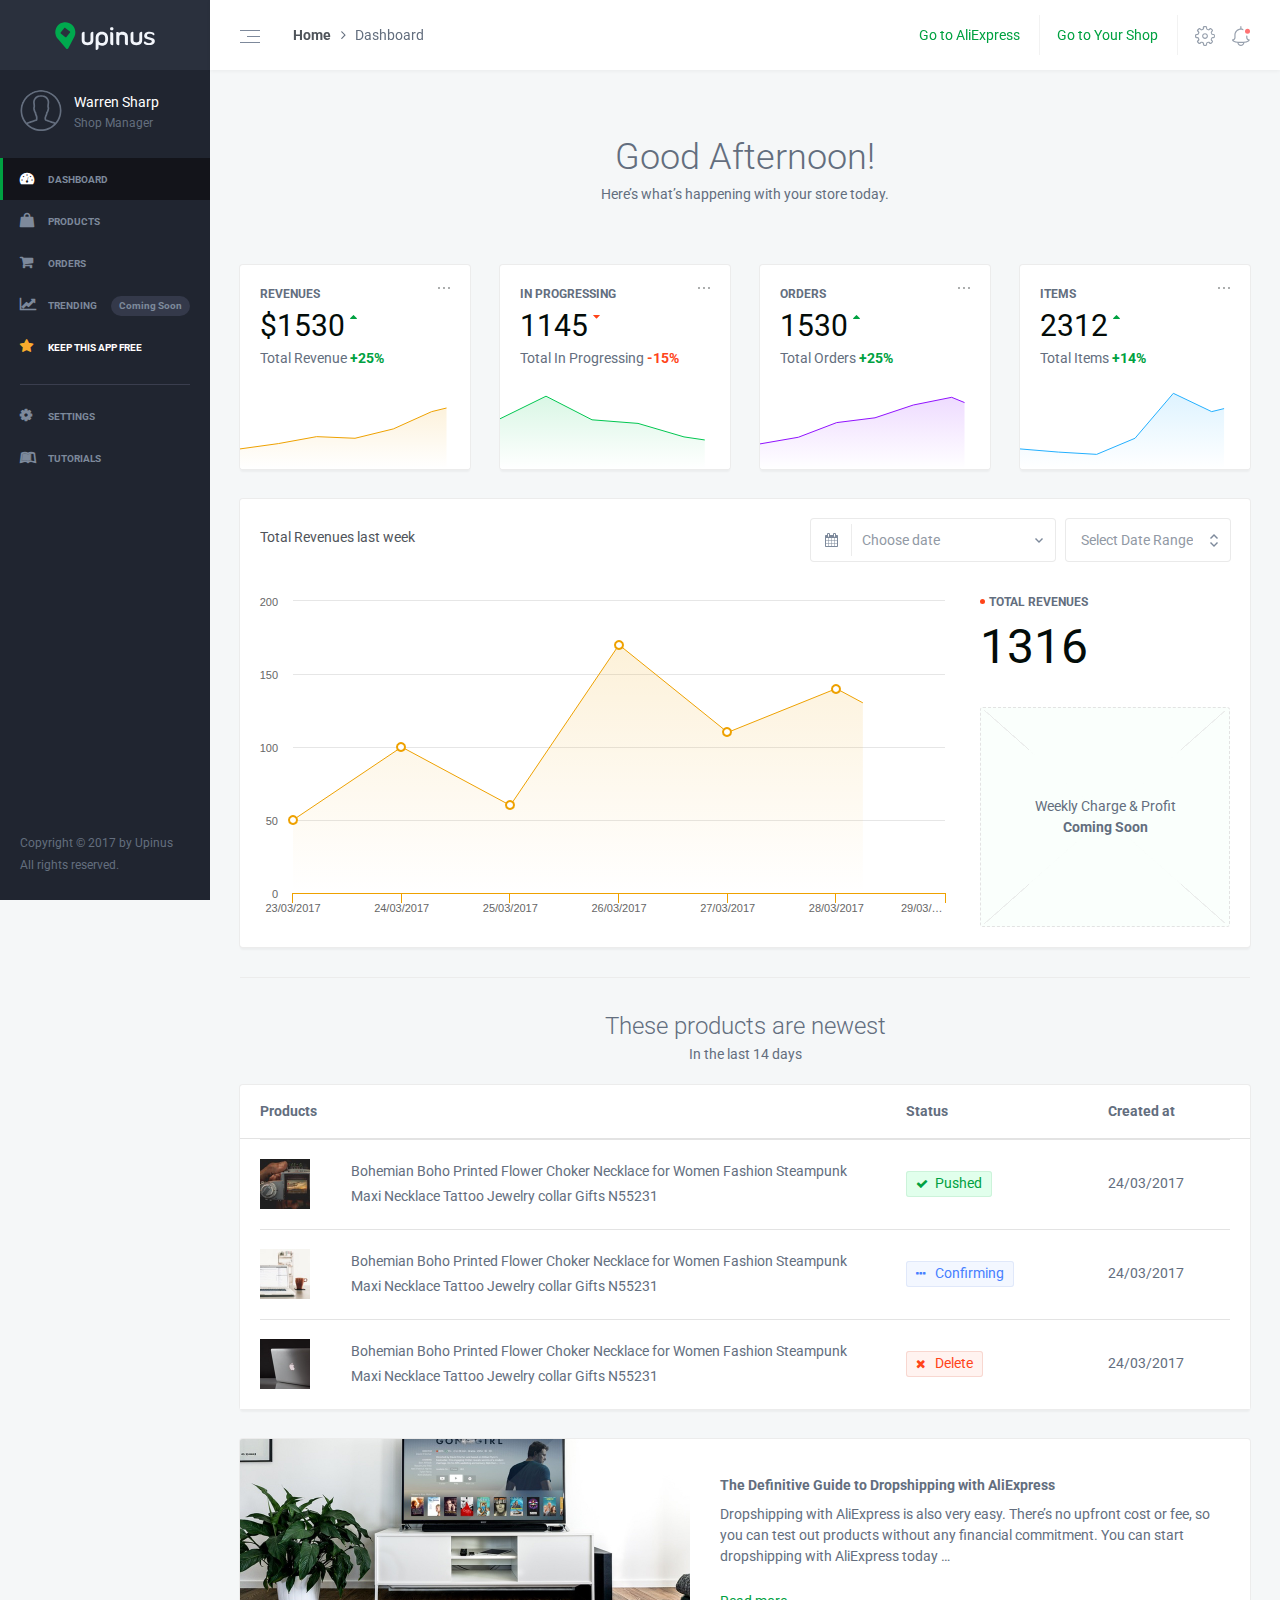
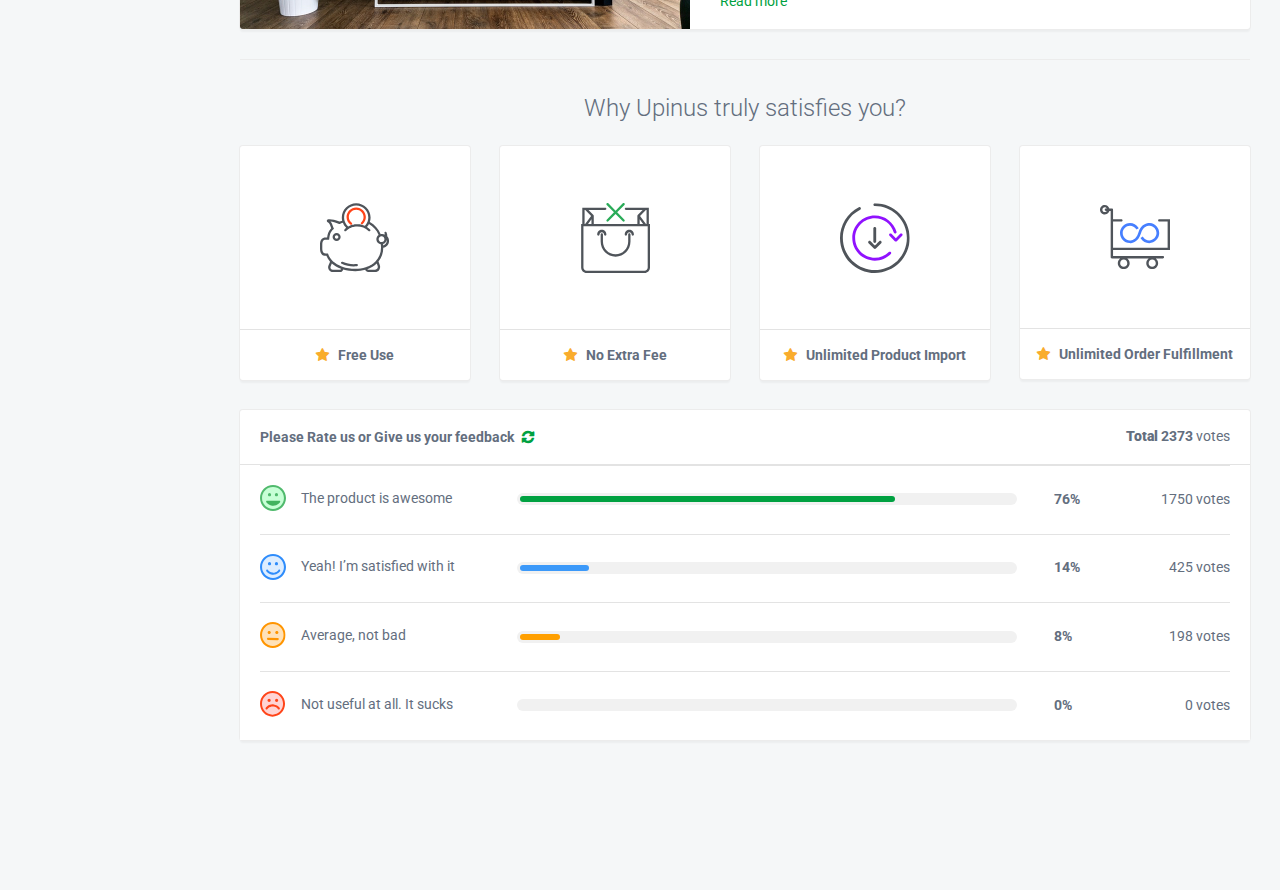
<file: index.html>
<!DOCTYPE html>
<html>
<head>
  <meta charset="utf-8">
  <meta http-equiv="X-UA-Compatible" content="IE=edge">
  <meta name="viewport" content="width=device-width, initial-scale=1, maximum-scale=1.0, user-scalable=no">
  <title>Main Dashboard | Upinus</title>
  <link href="https://fonts.googleapis.com/css?family=Montserrat:300,400,700|Roboto:300,400,700&amp;subset=vietnamese" rel="stylesheet"/>
  <link rel="stylesheet" href="css/fonts.css" media="all"/>
  <link rel="stylesheet" href="css/grid.css"/>
  <link rel="stylesheet" href="css/zebra_datepicker.css" type="text/css">
  <link rel="stylesheet" href="css/style.css"/>
  <script type="text/javascript" src="js/w3data.js"></script>
  <script type="text/javascript" src="js/jquery-1.12.4.min.js"></script>
  <script type="text/javascript" src="js/highcharts.js"></script>
  <script type="text/javascript" src="js/exporting.js"></script>
  <script type="text/javascript" src="js/zebra_datepicker.js"></script>
</head>
<body>
<div id="body">
  <input type="checkbox" id="sidebar_toggler" class="nodis"/>
  <div id="side_nav" w3-include-html="sidebar.html"></div>
  <div id="main_content">
    <div id="body_nav">
      <div class="wrap cols body_nav-wrap clearfix">
        <div class="col-12 centered-col">
          <div class="body_nav-actions float-left">
            <label for="sidebar_toggler" class="side_nav-toggle svg-icon"><img src="images/sidebar-toggle.svg" alt=""></label>
            <ul class="body_nav-breadcrumbs">
              <li><a href="index.html">Home</a></li>
              <li><a href="index.html">Dashboard</a></li>
            </ul>
          </div>
          <div class="body_nav-actions float-right">
            <ul class="body_nav-action-menu">
              <li><a href="">Go to AliExpress</a></li>
              <li><a href="">Go to Your Shop</a></li>
              <li>
                <a href="" class="icon svg-icon setting_menu_trigger"><img src="images/menu/nav-setting.svg" alt=""></a>
                <div class="body_nav-drop_menu setting_menu">
                  <ul class="body_nav-drop_menu-list">
                    <li><a href="settings.html"> &nbsp;Settings</a></li>
                    <li><a href=""> &nbsp;Log out</a></li>
                  </ul>
                </div>
              </li>
              <li>
                <a href="" class="icon svg-icon body_nav-notificator has_noti"><img src="images/menu/nav-notification.svg" alt=""></a>
                <div class="body_nav-drop_menu notification_menu">
                  <div class="notification_menu-content"><p class="empty">You don’t have any notifications</p></div>
                  <div class="notification_menu-actions"><a href="">View all notification</a></div>
                </div>
              </li>
            </ul>
          </div>
        </div>
      </div>
    </div>
    <div class="wrap cols">
      <div class="col-12 centered-col">
        <div class="body-heading text-center spaced">
          <h2 class="h1">Good Afternoon!</h2>
          <p>Here’s what’s happening with your store today.</p>
        </div>
        <div class="body_charts clearfix">
          <div class="col-3"><div class="block body_chart chart-small_view">
            <div class="body_chart-info">
              <a href="javascript:;" class="body_chart-info-menu-toggle"><img src="images/more.svg" alt=""></a>
              <div class="body_chart-info-menu">
                <div><b>Choose Graph</b></div>
                <ul class="body_chart-info-menu-list">
                  <li><a href="" class="selected">Revenues</a></li>
                  <li><a href="">Orders</a></li>
                  <li><a href="">Items</a></li>
                  <li><a href="">Earnings</a></li>
                  <li><a href="">Cost</a></li>
                  <li><a href="">My Products</a></li>
                </ul>
              </div>
              <span>Revenues</span>
              <div class="stat up">$1530</div>
              <p>Total Revenue <span class="positive">+25%</span></p>
            </div>
            <div class="body_chart-content">
              <svg style="height: 0" class="color-station">
                <defs><linearGradient id="gradient-0" x1="0" y1="0" x2="0" y2="1">
                  <stop offset="0" /><stop offset="1" />
                </linearGradient></defs>
              </svg>
              <div id="total-revenue" class="chart_content" style="min-width: 220px; height: 80px; margin: 0 auto"></div>
            </div>
            <style>
            #gradient-0 stop {stop-color: #EEA100}
            #total-revenue .highcharts-area {fill: url(#gradient-0)}
            </style>
            <script>
            Highcharts.chart('total-revenue', {
              chart: {type: 'area',spacing: [0, 0, 0, 0]},
              navigation: {buttonOptions: {enabled: false,}},
              credits: {enabled: false,},legend: {enabled: false,},
              tooltip: {enabled: true,shadow: false},
              title: {text: ''},subtitle: {text: ''},
              xAxis: {
                categories: ['23/03/2017', '24/03/2017', '25/03/2017', '26/03/2017', '27/03/2017', '28/03/2017', '29/03/2017'],
                tickmarkPlacement: 'on',
                title: {
                  enabled: false
                },visible: false
              },
              yAxis: {
                title: {text: ''},visible: false,
                labels: {formatter: function() {return this.value / 1000;}}
              },
              plotOptions: {
                area: {
                  lineColor: '#EEA100',
                  stacking: 'normal',lineWidth: 1,
                  marker: {radius: 1,enabled: false}
                }
              },
              series: [{
                name: 'Total Revenue',
                data: [502, 635, 809, 768, 1002, 1434, 1668],
                color: '#EEA100',
                pointPlacement: "on",
                fillColor: {
                  stops: [
                    [0, Highcharts.getOptions().colors[0]],
                    [1, Highcharts.Color(Highcharts.getOptions().colors[0]).setOpacity(0).get('rgba')]
                  ]
                }
              }]
            });
            </script>
          </div></div>
          <div class="col-3"><div class="block body_chart chart-small_view">
            <div class="body_chart-info">
              <a href="javascript:;" class="body_chart-info-menu-toggle"><img src="images/more.svg" alt=""></a>
              <div class="body_chart-info-menu">
                <div><b>Choose Graph</b></div>
                <ul class="body_chart-info-menu-list">
                  <li><a href="" class="selected">Revenues</a></li>
                  <li><a href="">Orders</a></li>
                  <li><a href="">Items</a></li>
                  <li><a href="">Earnings</a></li>
                  <li><a href="">Cost</a></li>
                  <li><a href="">My Products</a></li>
                </ul>
              </div>
              <span>In Progressing</span>
              <div class="stat down">1145</div>
              <p>Total In Progressing <span class="negative">-15%</span></p>
            </div>
            <div class="body_chart-content">
              <svg style="height: 0" class="color-station">
                <defs><linearGradient id="gradient-1" x1="0" y1="0" x2="0" y2="1">
                  <stop offset="0" /><stop offset="1" />
                </linearGradient></defs>
              </svg>
              <div id="total-inprogressing" class="chart_content" style="min-width: 220px; height: 80px; margin: 0 auto"></div>
            </div>
            <style>
            #gradient-1 stop {stop-color: #00C650}
            #total-inprogressing .highcharts-area {fill: url(#gradient-1)}
            </style>
            <script>
            Highcharts.chart('total-inprogressing', {
              chart: {type: 'area',spacing: [0, 0, 0, 0]},
              navigation: {buttonOptions: {enabled: false,}},
              credits: {enabled: false,},legend: {enabled: false,},
              tooltip: {enabled: true,shadow: false},
              title: {text: ''},subtitle: {text: ''},
              xAxis: {
                categories: ['23/03/2017', '24/03/2017', '25/03/2017', '26/03/2017', '27/03/2017', '28/03/2017', '29/03/2017'],
                tickmarkPlacement: 'on',
                title: {
                  enabled: false
                },visible: false
              },
              yAxis: {
                title: {text: ''},visible: false,
                labels: {formatter: function() {return this.value / 1000;}}
              },
              plotOptions: {
                area: {
                  lineColor: '#00C650',
                  stacking: 'normal',lineWidth: 1,
                  marker: {radius: 1,enabled: false}
                }
              },
              series: [{
                name: 'Total In Progressing',
                data: [502, 728, 492, 456, 321, 253],
                color: '#00C650',
                pointPlacement: "on",
                fillColor: {
                  stops: [
                    [0, Highcharts.getOptions().colors[0]],
                    [1, Highcharts.Color(Highcharts.getOptions().colors[0]).setOpacity(0).get('rgba')]
                  ]
                }
              }]
            });
            </script>
          </div></div>
          <div class="col-3"><div class="block body_chart chart-small_view">
            <div class="body_chart-info">
              <a href="javascript:;" class="body_chart-info-menu-toggle"><img src="images/more.svg" alt=""></a>
              <div class="body_chart-info-menu">
                <div><b>Choose Graph</b></div>
                <ul class="body_chart-info-menu-list">
                  <li><a href="" class="selected">Revenues</a></li>
                  <li><a href="">Orders</a></li>
                  <li><a href="">Items</a></li>
                  <li><a href="">Earnings</a></li>
                  <li><a href="">Cost</a></li>
                  <li><a href="">My Products</a></li>
                </ul>
              </div>
              <span>Orders</span>
              <div class="stat up">1530</div>
              <p>Total Orders <span class="positive">+25%</span></p>
            </div>
            <div class="body_chart-content">
              <svg style="height: 0" class="color-station">
                <defs><linearGradient id="gradient-2" x1="0" y1="0" x2="0" y2="1">
                  <stop offset="0" /><stop offset="1" />
                </linearGradient></defs>
              </svg>
              <div id="total-oders" class="chart_content" style="min-width: 220px; height: 80px; margin: 0 auto"></div>
            </div>
            <style>
            #gradient-2 stop {stop-color: #9012FE}
            #total-oders .highcharts-area {fill: url(#gradient-2)}
            </style>
            <script>
            Highcharts.chart('total-oders', {
              chart: {type: 'area',spacing: [0, 0, 0, 0]},
              navigation: {buttonOptions: {enabled: false,}},
              credits: {enabled: false,},legend: {enabled: false,},
              tooltip: {enabled: true,shadow: false},
              title: {text: ''},subtitle: {text: ''},
              xAxis: {
                categories: ['23/03/2017', '24/03/2017', '25/03/2017', '26/03/2017', '27/03/2017', '28/03/2017', '29/03/2017'],
                tickmarkPlacement: 'on',
                title: {
                  enabled: false
                },visible: false
              },
              yAxis: {
                title: {text: ''},visible: false,
                labels: {formatter: function() {return this.value / 1000;}}
              },
              plotOptions: {
                area: {
                  lineColor: '#9012FE',
                  stacking: 'normal',lineWidth: 1,
                  marker: {radius: 1,enabled: false}
                }
              },
              series: [{
                name: 'Total Orders',
                data: [502, 635, 928, 1024, 1280, 1434, 1120],
                color: '#9012FE',
                pointPlacement: "on",
                fillColor: {
                  stops: [
                    [0, Highcharts.getOptions().colors[0]],
                    [1, Highcharts.Color(Highcharts.getOptions().colors[0]).setOpacity(0).get('rgba')]
                  ]
                }
              }]
            });
            </script>
          </div></div>
          <div class="col-3"><div class="block body_chart chart-small_view">
            <div class="body_chart-info">
              <a href="javascript:;" class="body_chart-info-menu-toggle"><img src="images/more.svg" alt=""></a>
              <div class="body_chart-info-menu">
                <div><b>Choose Graph</b></div>
                <ul class="body_chart-info-menu-list">
                  <li><a href="" class="selected">Revenues</a></li>
                  <li><a href="">Orders</a></li>
                  <li><a href="">Items</a></li>
                  <li><a href="">Earnings</a></li>
                  <li><a href="">Cost</a></li>
                  <li><a href="">My Products</a></li>
                </ul>
              </div>
              <span>Items</span>
              <div class="stat up">2312</div>
              <p>Total Items <span class="positive">+14%</span></p>
            </div>
            <div class="body_chart-content">
              <svg style="height: 0" class="color-station">
                <defs><linearGradient id="gradient-3" x1="0" y1="0" x2="0" y2="1">
                  <stop offset="0" /><stop offset="1" />
                </linearGradient></defs>
              </svg>
              <div id="total-items" class="chart_content" style="min-width: 220px; height: 80px; margin: 0 auto"></div>
            </div>
            <style>
            #gradient-3 stop {stop-color: #23AFFE}
            #total-items .highcharts-area {fill: url(#gradient-3)}
            </style>
            <script>
            Highcharts.chart('total-items', {
              chart: {type: 'area',spacing: [0, 0, 0, 0]},
              navigation: {buttonOptions: {enabled: false,}},
              credits: {enabled: false,},legend: {enabled: false,},
              tooltip: {enabled: true,shadow: false},
              title: {text: ''},subtitle: {text: ''},
              xAxis: {
                categories: ['23/03/2017', '24/03/2017', '25/03/2017', '26/03/2017', '27/03/2017', '28/03/2017', '29/03/2017'],
                tickmarkPlacement: 'on',
                title: {
                  enabled: false
                },visible: false
              },
              yAxis: {
                title: {text: ''},visible: false,
                labels: {formatter: function() {return this.value / 1000;}}
              },
              plotOptions: {
                area: {
                  lineColor: '#23AFFE',
                  stacking: 'normal',lineWidth: 1,
                  marker: {radius: 1,enabled: false}
                }
              },
              series: [{
                name: 'Total Items',
                data: [502, 423, 366, 768, 1892, 1434, 1668],
                color: '#23AFFE',
                pointPlacement: "on",
                fillColor: {
                  stops: [
                    [0, Highcharts.getOptions().colors[0]],
                    [1, Highcharts.Color(Highcharts.getOptions().colors[0]).setOpacity(0).get('rgba')]
                  ]
                }
              }]
            });
            </script>
          </div></div>
          <div class="col-12"><div class="block body_chart chart-side_view">
            <div class="body_chart-actions float-right">
              <div class="input-wrap spaced big">
                <label for="datepicker" class="icon_label datepicker divided"></label>
                <input type="text" id="datepicker" class="input datepicker" placeholder="Choose date">
              </div>
              <div class="input-wrap big lspaced">
                <select name="" id="" class="input" required>
                  <option value="" default disabled selected>Select Date Range</option>
                  <option value="1">Today</option>
                  <option value="2">Yesterday</option>
                  <option value="3">Last week</option>
                  <option value="4">Last month</option>
                  <option value="5">Last 7 days</option>
                  <option value="6">Last 30 days</option>
                </select>
              </div>
            </div>
            <h3 class="h5 body_chart-actions-carry body_chart-title">Total Revenues last week</h3>
            <div class="body_chart-info">
              <span class="negative_mark">Total Revenues</span>
              <div class="stat big">1316</div>
              <div class="info-sticker placeholder">
                <p>Weekly Charge &amp; Profit <b>Coming Soon</b></p>
              </div>
            </div>
            <div class="body_chart-content">
              <svg style="height: 0" class="color-station">
                <defs><linearGradient id="gradient-4" x1="0" y1="0" x2="0" y2="1">
                  <stop offset="0" /><stop offset="1" />
                </linearGradient></defs>
              </svg>
              <div id="total-week-revenues" class="chart_content" style="min-width: 310px; height: 320px; margin: 0 auto"></div>
            </div>
            <style>
            #gradient-4 stop {stop-color: #EEA100}
            #total-week-revenues .highcharts-area {fill: url(#gradient-4)}
            </style>
            <script>
            Highcharts.chart('total-week-revenues', {
              chart: {type: 'area',spacing: [8, 15, 0, 20]},
              navigation: {buttonOptions: {enabled: false,}},
              credits: {enabled: false,},legend: {enabled: false,},
              tooltip: {
                enabled: true,
                backgroundColor: 'rgba(0,0,0,0.8)',
                borderWidth: 0,
                borderRadius: 10,
                style: { "color": "#ffffff", "fontSize": "24px" },
                pointFormat: '{point.y}',
                shadow: false,
                useHTML: true
              },
              title: {text: ''},subtitle: {text: ''},
              xAxis: {
                categories: ['23/03/2017', '24/03/2017', '25/03/2017', '26/03/2017', '27/03/2017', '28/03/2017', '29/03/2017'],
                tickmarkPlacement: 'on',
                lineColor: "#EEA100",
                tickColor: "#EEA100",
                title: {
                  enabled: false
                }
              },
              yAxis: {title: {text: ''}},
              plotOptions: {
                area: {
                  lineColor: '#EEA100',
                  stacking: 'normal',lineWidth: 1,
                  marker: {radius: 4,fillColor: '#ffffff',lineColor: '#EEA100',lineWidth: 2,}
                }
              },
              series: [{
                name: 'Total Week Revenues',
                data: [50, 100, 60, 170, 110, 140, 100],
                color: '#EEA100',
                pointPlacement: "on",
                fillColor: {
                  stops: [
                    [0, Highcharts.getOptions().colors[0]],
                    [1, Highcharts.Color(Highcharts.getOptions().colors[0]).setOpacity(0).get('rgba')]
                  ]
                }
              }]
            });
            </script>
          </div></div>
        </div>
        <hr/>
        <div class="body-heading text-center">
          <h2 class="h2">These products are newest</h2>
          <p>In the last 14 days</p>
        </div>
        <table class="block block-table">
          <thead>
            <td>Products</td>
            <td style="width: 20%">Status</td>
            <td style="width: 16%">Created at</td>
          </thead>
          <tbody>
            <tr>
              <td>
                <div class="table-product">
                  <div class="square-thumb small"><a href=""><img src="images/sp-thumb-1.jpg" alt=""></a></div>
                  <p style="width: 90%">Bohemian Boho Printed Flower Choker Necklace for Women Fashion Steampunk Maxi Necklace Tattoo Jewelry collar Gifts N55231</p>
                </div>
              </td>
              <td>
                <div class="stat-text positive"><span></span> Pushed</div>
              </td>
              <td><span class="date">24/03/2017</span></td>
            </tr>
            <tr>
              <td>
                <div class="table-product">
                  <div class="square-thumb small"><a href=""><img src="images/sp-thumb-2.jpg" alt=""></a></div>
                  <p style="width: 90%">Bohemian Boho Printed Flower Choker Necklace for Women Fashion Steampunk Maxi Necklace Tattoo Jewelry collar Gifts N55231</p>
                </div>
              </td>
              <td>
                <div class="stat-text balanced"><span></span> Confirming</div>
              </td>
              <td><span class="date">24/03/2017</span></td>
            </tr>
            <tr>
              <td>
                <div class="table-product">
                  <div class="square-thumb small"><a href=""><img src="images/sp-thumb-3.jpg" alt=""></a></div>
                  <p style="width: 90%">Bohemian Boho Printed Flower Choker Necklace for Women Fashion Steampunk Maxi Necklace Tattoo Jewelry collar Gifts N55231</p>
                </div>
              </td>
              <td>
                <div class="stat-text negative"><span></span> Delete</div>
              </td>
              <td><span class="date">24/03/2017</span></td>
            </tr>
          </tbody>
        </table>
        <div class="float-post post-block block">
          <div class="post-thumb"><a href=""><img src="images/sp-big-thumb.jpg" alt=""></a></div>
          <div class="post-info">
            <h3 class="h5"><a href="">The Definitive Guide to Dropshipping with AliExpress</a></h3>
            <p>Dropshipping with AliExpress is also very easy. There’s no upfront cost or fee, so you can test out products without any financial commitment. You can start dropshipping with AliExpress today …</p>
            <a href="" class="read_more">Read more</a>
          </div>
        </div>
        <hr/>
        <div class="body-heading text-center">
          <h2 class="h2">Why Upinus truly satisfies you?</h2>
        </div>
        <div class="clearfix">
          <div class="col-3">
            <div class="block label-block text-center">
              <div class="label-block-icon"><img src="images/feature-icon-1.svg" alt=""></div>
              <div class="label-block-title"><span class="single-star"></span> Free Use</div>
            </div>
          </div>
          <div class="col-3">
            <div class="block label-block text-center">
              <div class="label-block-icon"><img src="images/feature-icon-2.svg" alt=""></div>
              <div class="label-block-title"><span class="single-star"></span> No Extra Fee</div>
            </div>
          </div>
          <div class="col-3">
            <div class="block label-block text-center">
              <div class="label-block-icon"><img src="images/feature-icon-3.svg" alt=""></div>
              <div class="label-block-title"><span class="single-star"></span> Unlimited Product Import</div>
            </div>
          </div>
          <div class="col-3">
            <div class="block label-block text-center">
              <div class="label-block-icon"><img src="images/feature-icon-4.svg" alt=""></div>
              <div class="label-block-title"><span class="single-star"></span> Unlimited Order Fulfillment</div>
            </div>
          </div>
        </div>
        <table class="block block-table">
          <thead>
            <td colspan="2"><span class="big">Please Rate us or Give us your feedback <a href="javascript:;" class="refresh main-color"></a></span></td>
            <td style="width: 60px"></td>
            <td class="text-right" style="width: 150px"><b>Total</b> <span>2373</span> <span class="lighter">votes</span></td>
          </thead>
          <tbody>
            <tr>
              <td style="width: 260px">
                <a href="javascript:;" class="table-vote positive"><div class="table-row-icon small"><img src="images/mood-face-positive.svg" alt=""></div><span>The product is awesome</span></a>
              </td>
              <td><div class="table-row-progress positive"><span style="width: 76%"></span></div></td>
              <td><b>76%</b></td>
              <td class="text-right">1750 votes</td>
            </tr>
            <tr>
              <td style="width: 260px">
                <a href="javascript:;" class="table-vote good"><div class="table-row-icon small"><img src="images/mood-face-good.svg" alt=""></div><span>Yeah! I’m satisfied with it</span></a>
              </td>
              <td><div class="table-row-progress good"><span style="width: 14%"></span></div></td>
              <td><b>14%</b></td>
              <td class="text-right">425 votes</td>
            </tr>
            <tr>
              <td style="width: 260px">
                <a href="javascript:;" class="table-vote average"><div class="table-row-icon small"><img src="images/mood-face-average.svg" alt=""></div><span>Average, not bad</span></a>
              </td>
              <td><div class="table-row-progress average"><span style="width: 8%"></span></div></td>
              <td><b>8%</b></td>
              <td class="text-right">198 votes</td>
            </tr>
            <tr>
              <td style="width: 260px">
                <a href="javascript:;" class="table-vote negative"><div class="table-row-icon small"><img src="images/mood-face-negative.svg" alt=""></div><span>Not useful at all. It sucks</span></a>
              </td>
              <td><div class="table-row-progress negative"><span style="width: 0%"></span></div></td>
              <td><b>0%</b></td>
              <td class="text-right">0 votes</td>
            </tr>
          </tbody>
        </table>
      </div>
    </div>
  </div>
  <div class="block padded block-popup narrow heavypadded text-center" id="platform-review">
    <a href="javascript:;" class="close-popup"><img src="images/close-p.svg" alt=""></a>
    <h2 class="h3 block-title uppercase">Keep Upinus Free Forever</h2>
    <img src="images/stars-line.svg" alt="" class="divided-img">
    <p class="para h6">If you like Upinus , please kindly leave us a <b>5-star review</b></p>
    <p class="para h6">Your review will motivate us to work harder, create more powerful features, and keep this app <b>FREE FOREVER</b> for you.</p>
    <div class="product-images-actions clearfix">
      <a href="javascript:;" class="btn wide end-popup">Write a Quick Review</a>
      <div><a href="" class="low-end text-color end-popup">I already wrote a Review</a></div>
    </div>
  </div>
  <div class="overlayer"></div>
</div>
<script>w3IncludeHTML();</script>
<script type="text/javascript" src="js/scripts.js"></script>
</body>
</html>
</file>
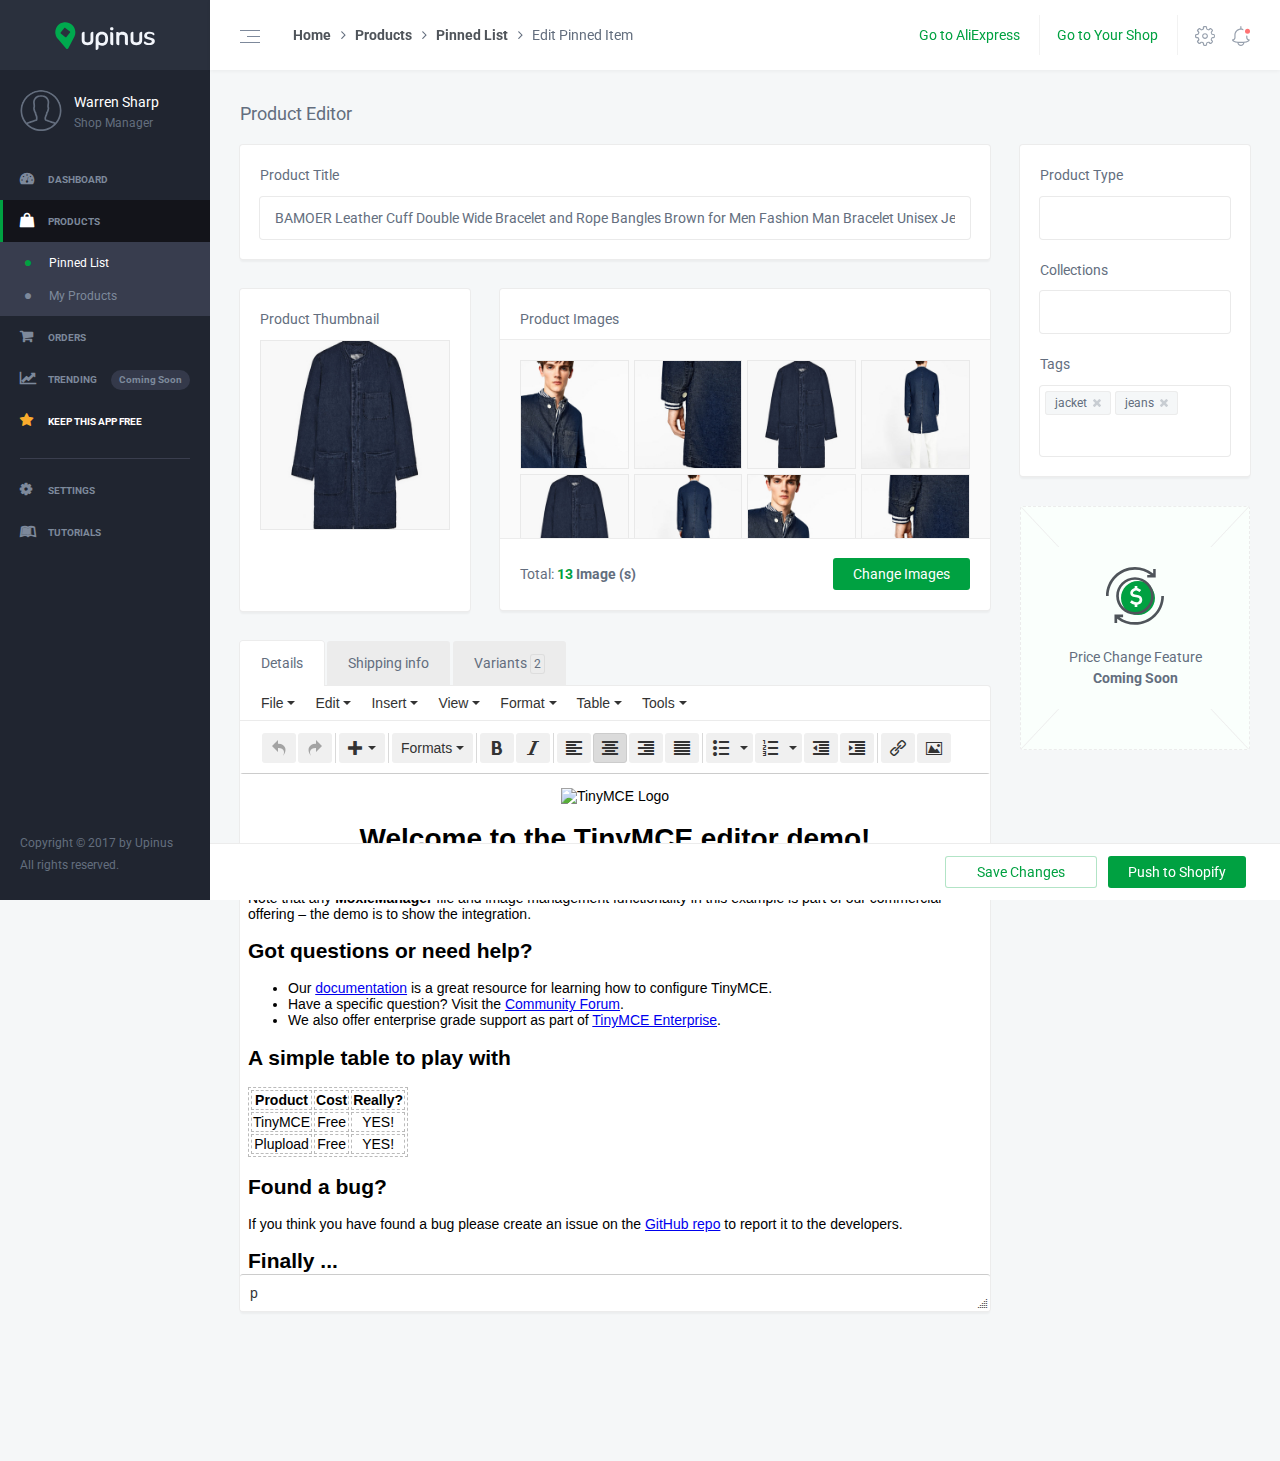
<file: edit-products-pinned_list.html>
<!DOCTYPE html>
<html>
<head>
  <meta charset="utf-8">
  <meta http-equiv="X-UA-Compatible" content="IE=edge">
  <meta name="viewport" content="width=device-width, initial-scale=1, maximum-scale=1.0, user-scalable=no">
  <title>Main Dashboard | Upinus</title>
  <link href="https://fonts.googleapis.com/css?family=Montserrat:300,400,700|Roboto:300,400,700&amp;subset=vietnamese" rel="stylesheet"/>
  <link rel="stylesheet" href="css/fonts.css" media="all"/>
  <link rel="stylesheet" href="css/grid.css"/>
  <link rel="stylesheet" href="css/zebra_datepicker.css" type="text/css">
  <link rel="stylesheet" href="css/style.css"/>
  <script type="text/javascript" src="js/w3data.js"></script>
  <script type="text/javascript" src="js/jquery-1.12.4.min.js"></script>
  <script type="text/javascript" src="js/tinymce.min.js"></script>
</head>
<body>
<div id="body">
  <input type="checkbox" id="sidebar_toggler" class="nodis"/>
  <div id="side_nav" w3-include-html="sidebar.html"></div>
  <div id="main_content">
    <div id="body_nav">
      <div class="wrap cols body_nav-wrap clearfix">
        <div class="col-12 centered-col">
          <div class="body_nav-actions float-left">
            <label for="sidebar_toggler" class="side_nav-toggle svg-icon"><img src="images/sidebar-toggle.svg" alt=""></label>
            <ul class="body_nav-breadcrumbs">
              <li><a href="index.html">Home</a></li>
              <li><a href="products-my_products.html">Products</a></li>
              <li><a href="products-pinned_list.html">Pinned List</a></li>
              <li><a href="empty-products-pinned_list.html">Edit Pinned Item</a></li>
            </ul>
          </div>
          <div class="body_nav-actions float-right">
            <ul class="body_nav-action-menu">
              <li><a href="">Go to AliExpress</a></li>
              <li><a href="">Go to Your Shop</a></li>
              <li>
                <a href="" class="icon svg-icon setting_menu_trigger"><img src="images/menu/nav-setting.svg" alt=""></a>
                <div class="body_nav-drop_menu setting_menu">
                  <ul class="body_nav-drop_menu-list">
                    <li><a href="settings.html"> &nbsp;Settings</a></li>
                    <li><a href=""> &nbsp;Log out</a></li>
                  </ul>
                </div>
              </li>
              <li>
                <a href="" class="icon svg-icon body_nav-notificator has_noti"><img src="images/menu/nav-notification.svg" alt=""></a>
                <div class="body_nav-drop_menu notification_menu">
                  <div class="notification_menu-content"><p class="empty">You don’t have any notifications</p></div>
                  <div class="notification_menu-actions"><a href="">View all notification</a></div>
                </div>
              </li>
            </ul>
          </div>
        </div>
      </div>
    </div>
    <div class="wrap cols">
      <div class="col-9">
        <h1 class="h3 page-title">Product Editor</h1>
        <div class="block padded">
          <h3 class="h5 block-title">Product Title</h3>
          <div class="input-wrap big blocker">
            <input type="text" class="input" value="BAMOER Leather Cuff Double Wide Bracelet and Rope Bangles Brown for Men Fashion Man Bracelet Unisex Jewelry PI0296">
          </div>
        </div>
        <div class="product-image-manage clearfix">
          <div class="col-3">
            <div class="block padded" style="min-height: calc(15.5vw + 124px)">
              <h3 class="h5 block-title">Product Thumbnail</h3>
              <div class="product-image-thumb">
                <a href="" class="product-image-thumbnail start-popup" context=" &nbsp;Click to Change" popup-target="all-product-thumb"><img src="images/products/pi-thumb.jpg" alt=""></a>
              </div>
            </div>
          </div>
          <div class="col-6">
            <div class="block padded">
              <h3 class="h5 block-title">Product Images</h3>
              <div class="product-images-wrap">
                <a href="" class="product-single-image"><img src="images/products/pi-1.jpg" alt=""></a>
                <a href="" class="product-single-image"><img src="images/products/pi-2.jpg" alt=""></a>
                <a href="" class="product-single-image"><img src="images/products/pi-3.jpg" alt=""></a>
                <a href="" class="product-single-image"><img src="images/products/pi-4.jpg" alt=""></a>
                <a href="" class="product-single-image"><img src="images/products/pi-3.jpg" alt=""></a>
                <a href="" class="product-single-image"><img src="images/products/pi-4.jpg" alt=""></a>
                <a href="" class="product-single-image"><img src="images/products/pi-1.jpg" alt=""></a>
                <a href="" class="product-single-image"><img src="images/products/pi-2.jpg" alt=""></a>
              </div>
              <div class="product-images-actions clearfix">
                Total: <b><span class="main-color">13</span> Image (s)</b>
                <a href="javascript:;" class="btn float-right start-popup" popup-target="all-product-images">Change Images</a>
              </div>
            </div>
          </div>
        </div>
        <div class="product-description">
          <div class="product-description-tabs">
            <a href="javscript:;" tab-target="product-description-editor-tab" class="tab-btn active">Details</a>
            <a href="javscript:;" tab-target="product-description-info-tab" class="tab-btn">Shipping info</a>
            <a href="javscript:;" tab-target="product-description-variant-tab" class="tab-btn">Variants <span class="tab-counts">2</span></a>
          </div>
          <div class="block product-description-tab product-description-editor active" id="product-description-editor-tab">
            <textarea id="product-description-editor">
              <p style="text-align: center;">
                <img title="TinyMCE Logo" src="//www.tinymce.com/images/glyph-tinymce@2x.png" alt="TinyMCE Logo" width="110" height="97" />
              </p>
            
              <h1 style="text-align: center;">Welcome to the TinyMCE editor demo!</h1>
            
              <p>
                Please try out the features provided in this basic example.<br>
                Note that any <strong>MoxieManager</strong> file and image management functionality in this example is part of our commercial offering – the demo is to show the integration.
              </p>
            
              <h2>Got questions or need help?</h2>
            
              <ul>
                <li>Our <a href="http://www.tinymce.com/docs/">documentation</a> is a great resource for learning how to configure TinyMCE.</li>
                <li>Have a specific question? Visit the <a href="http://community.tinymce.com/forum/" target="_blank">Community Forum</a>.</li>
                <li>We also offer enterprise grade support as part of <a href="www.tinymce.com/pricing">TinyMCE Enterprise</a>.</li>
              </ul>
            
              <h2>A simple table to play with</h2>
            
              <table style="text-align: center;">
                <thead>
                  <tr>
                    <th>Product</th>
                    <th>Cost</th>
                    <th>Really?</th>
                  </tr>
                </thead>
                <tbody>
                  <tr>
                    <td>TinyMCE</td>
                    <td>Free</td>
                    <td>YES!</td>
                  </tr>
                  <tr>
                    <td>Plupload</td>
                    <td>Free</td>
                    <td>YES!</td>
                  </tr>
                </tbody>
              </table>
            
              <h2>Found a bug?</h2>
            
              <p>
                If you think you have found a bug please create an issue on the <a href="https://github.com/tinymce/tinymce/issues">GitHub repo</a> to report it to the developers.
              </p>
            
              <h2>Finally ...</h2>
            
              <p>
                Don't forget to check out our other product <a href="http://www.plupload.com" target="_blank">Plupload</a>, your ultimate upload solution featuring HTML5 upload support.
              </p>
              <p>
                Thanks for supporting TinyMCE! We hope it helps you and your users create great content.<br>All the best from the TinyMCE team.
              </p>
            </textarea>
          </div>
          <div class="block product-description-tab product-description-info padded" id="product-description-info-tab">
            <div>
              <span>View Shipping Cost through Country &nbsp;</span>
              <div class="input-wrap big lspaced">
                <select name="" id="" class="input" required>
                  <option value="" default disabled selected>Choose Country</option>
                  <option value="1">Vietnam</option>
                  <option value="2">United States</option>
                  <option value="3">United Kingdom</option>
                  <option value="4">Australia</option>
                  <option value="5">Sweden</option>
                </select>
              </div>  
            </div>
            <table class="inner-table">
              <thead>
                <td>Shipping Company</td>
                <td>Estimated Delivery Time</td>
                <td>Shipping Cost</td>
              </thead>
              <tbody>
                <tr>
                  <td>UPS</td>
                  <td>5 — 9 days</td>
                  <td>$ 0</td>
                </tr>
                <tr>
                  <td>USPS</td>
                  <td>4 — 13 days</td>
                  <td>$ 0</td>
                </tr>
                <tr>
                  <td>DHL</td>
                  <td>6 — 13 days</td>
                  <td>$ 0</td>
                </tr>
                <tr>
                  <td>Fedex</td>
                  <td>8 — 16 days</td>
                  <td>$ 0</td>
                </tr>
                <tr>
                  <td>Seller’s Shipping Method</td>
                  <td>2 — 6 days</td>
                  <td>$ 59</td>
                </tr>
              </tbody>
            </table>
          </div>
          <table class="block block-table product-description-tab product-description-variant" id="product-description-variant-tab">
            <thead>
              <td class="select-box"><a href="" class="select-all-row" check-target="product-check"><span class="tooltip">Check all</span></a></td>
              <td>Image</td>
              <td class="input-col">SKU</td>
              <td class="input-col">Bundle <a href="javascript:;" class="help-icon"><span class="tooltip">Want to change all value of one kind of properties? Just change one of them</span></a></td>
              <td class="input-col">Color <a href="javascript:;" class="help-icon"><span class="tooltip">Want to change all value of one kind of properties? Just change one of them</span></a></td>
              <td class="input-col">Price &nbsp;<div class="change_value_wrapper">
                <a href="javascript:;" class="change_price_trigger small inliner">Change All </a><div class="change-price-options">
                  <ul>
                    <li><a href="" class="start-popup" popup-target="product-pricer">Set value</a></li>
                    <li><a href="" class="start-popup" popup-target="product-pricer">Multiple by</a></li>
                  </ul>
                </div>
              </div></td>
              <td class="input-col">Compared at &nbsp;<div class="change_value_wrapper">
                <a href="javascript:;" class="change_price_trigger small inliner">Change All </a><div class="change-price-options">
                  <ul>
                    <li><a href="" class="start-popup" popup-target="product-pricer">Set value</a></li>
                    <li><a href="" class="start-popup" popup-target="product-pricer">Multiple by</a></li>
                  </ul>
                </div>
              </div></td>
              <td class="input-col">Inventory</td>
            </thead>
            <tbody>
              <tr>
                <td class="select-box"><label class="checkbox-wrap"><input type="checkbox" class="nodis table-row-select" check-label="product-check"><span class="checkbox"></span></label></td>
                <td class="product-variant-thumb"><img src="images/products/vr-1.jpg" alt=""></td>
                <td class="input-col">
                  <div class="input-wrap blocker"><input type="text" class="input" value="201336100"></div>
                </td>
                <td class="input-col">
                  <div class="input-wrap blocker"><input type="text" class="input" value="Featured Phones"></div>
                </td>
                <td class="input-col">
                  <div class="input-wrap blocker"><input type="text" class="input" value="Blue"></div>
                </td>
                <td class="input-col">
                  <div class="input-wrap blocker"><input type="text" class="input" value="58.79" pattern="[0-9]*"></div>
                </td>
                <td class="input-col">
                  <div class="input-wrap blocker"><input type="text" class="input" value="0" value="58.79" pattern="[0-9]*"></div>
                </td>
                <td class="input-col">
                  <div class="input-wrap blocker"><input type="text" class="input" value="89" value="58.79" pattern="[0-9]*"></div>
                </td>
              </tr>
              <tr>
                <td class="select-box"><label class="checkbox-wrap"><input type="checkbox" class="nodis table-row-select" check-label="product-check"><span class="checkbox"></span></label></td>
                <td class="product-variant-thumb"><img src="images/products/vr-1.jpg" alt=""></td>
                <td class="input-col">
                  <div class="input-wrap blocker"><input type="text" class="input" value="201336100"></div>
                </td>
                <td class="input-col">
                  <div class="input-wrap blocker"><input type="text" class="input" value="Featured Phones"></div>
                </td>
                <td class="input-col">
                  <div class="input-wrap blocker"><input type="text" class="input" value="Blue"></div>
                </td>
                <td class="input-col">
                  <div class="input-wrap blocker"><input type="text" class="input" value="58.79" pattern="[0-9]*"></div>
                </td>
                <td class="input-col">
                  <div class="input-wrap blocker"><input type="text" class="input" value="0" value="58.79" pattern="[0-9]*"></div>
                </td>
                <td class="input-col">
                  <div class="input-wrap blocker"><input type="text" class="input" value="89" value="58.79" pattern="[0-9]*"></div>
                </td>
              </tr>
              <tr>
                <td class="select-box"><label class="checkbox-wrap"><input type="checkbox" class="nodis table-row-select" check-label="product-check"><span class="checkbox"></span></label></td>
                <td class="product-variant-thumb"><img src="images/products/vr-1.jpg" alt=""></td>
                <td class="input-col">
                  <div class="input-wrap blocker"><input type="text" class="input" value="201336100"></div>
                </td>
                <td class="input-col">
                  <div class="input-wrap blocker"><input type="text" class="input" value="Featured Phones"></div>
                </td>
                <td class="input-col">
                  <div class="input-wrap blocker"><input type="text" class="input" value="Blue"></div>
                </td>
                <td class="input-col">
                  <div class="input-wrap blocker"><input type="text" class="input" value="58.79" pattern="[0-9]*"></div>
                </td>
                <td class="input-col">
                  <div class="input-wrap blocker"><input type="text" class="input" value="0" value="58.79" pattern="[0-9]*"></div>
                </td>
                <td class="input-col">
                  <div class="input-wrap blocker"><input type="text" class="input" value="89" value="58.79" pattern="[0-9]*"></div>
                </td>
              </tr>
              <tr>
                <td class="select-box"><label class="checkbox-wrap"><input type="checkbox" class="nodis table-row-select" check-label="product-check"><span class="checkbox"></span></label></td>
                <td class="product-variant-thumb"><img src="images/products/vr-1.jpg" alt=""></td>
                <td class="input-col">
                  <div class="input-wrap blocker"><input type="text" class="input" value="201336100"></div>
                </td>
                <td class="input-col">
                  <div class="input-wrap blocker"><input type="text" class="input" value="Featured Phones"></div>
                </td>
                <td class="input-col">
                  <div class="input-wrap blocker"><input type="text" class="input" value="Blue"></div>
                </td>
                <td class="input-col">
                  <div class="input-wrap blocker"><input type="text" class="input" value="58.79" pattern="[0-9]*"></div>
                </td>
                <td class="input-col">
                  <div class="input-wrap blocker"><input type="text" class="input" value="0" value="58.79" pattern="[0-9]*"></div>
                </td>
                <td class="input-col">
                  <div class="input-wrap blocker"><input type="text" class="input" value="89" value="58.79" pattern="[0-9]*"></div>
                </td>
              </tr>
            </tbody>
          </table>
        </div>
      </div>
      <div class="col-3">
        <h2 class="h3 page-title">&nbsp;</h2>
        <div class="block padded">
          <h3 class="h5 block-title">Product Type</h3>
          <div class="input-wrap big blocker">
            <input type="text" id="pinned_product_type" class="input auto_complete_input">
            <div class="auto_complete_data" data-value="pinned_product_type" empty-placeholder="Enter product Type, such as &quot;T-Shirt&quot;">
              <span>Men's Wear</span>
              <span>Women's Wear</span>
              <span>Flash Light</span>
              <span>Cable</span>
              <span>Coat</span>
              <span>Mobile</span>
              <span>Laptop</span>
            </div>
          </div>
          <h3 class="h5 block-title">Collections</h3>
          <div class="input-wrap big blocker">
            <div class="auto_complete_placeholder"></div>
            <input type="text" id="pinned_product_collection" class="input auto_complete_input auto_complete_placing">
            <div class="auto_complete_data auto_complete_data_placing" data-value="pinned_product_collection" empty-placeholder="No collection found">
              <span>Jacket</span>
              <span>Denim</span>
              <span>Jeans</span>
              <span>Coat</span>
              <span>Dark</span>
            </div>
          </div>
          <h3 class="h5 block-title">Tags</h3>
          <div class="input-wrap big blocker">
            <div class="auto_complete_placeholder"></div>
            <input type="text" id="pinned_product_tags" class="input auto_complete_input auto_complete_placing ac_tag_input">
            <div class="auto_complete_data auto_complete_data_placing ac_type_tag" data-value="pinned_product_tags" empty-placeholder="Add new tag by press Enter or Comma">
              <span selected>jacket</span>
              <span>denim</span>
              <span selected>jeans</span>
              <span>coat</span>
              <span>dark</span>
            </div>
          </div>
        </div>
        <div class="block placeholder inblock">
          <div class="placeholder-boat">
            <img src="images/price-swap.svg" alt="">
            <p>Price Change Feature</p>
            <b>Coming Soon</b>
          </div>
        </div>
      </div>
      <div class="table_actions_menu active">
        <div class="table_actions"></div>
        <div class="table_actions text-right">
          <a href="" class="btn outline main-color wide spaced">Save Changes</a>
          <a href="" class="btn main-color spaced trigger-push">Push to Shopify</a>
          <div class="push-status"><img src="images/push-sc.svg" alt=""> Push Successfully</div>
        </div>
      </div>
    </div>
  </div>
  <div class="block padded block-popup product-images-selector" id="all-product-images">
    <a href="javascript:;" class="close-popup"><img src="images/close-p.svg" alt=""></a>
    <h2 class="h3 block-title">Select Images</h2>
    <p class="block-desc">Choose images to show on your shop</p>
    <div class="product-images-wrap">
      <label class="product-single-image psi-select"><input type="checkbox" class="nodis" check-label="ps-image"><img src="images/products/pi-1.jpg" alt=""><span class="psi-grab"></span><a href="#" class="psi-preview"> view image</a></label>
      <label class="product-single-image psi-select"><input type="checkbox" class="nodis" check-label="ps-image"><img src="images/products/pi-2.jpg" alt=""><span class="psi-grab"></span><a href="#" class="psi-preview"> view image</a></label>
      <label class="product-single-image psi-select"><input type="checkbox" class="nodis" check-label="ps-image"><img src="images/products/pi-3.jpg" alt=""><span class="psi-grab"></span><a href="#" class="psi-preview"> view image</a></label>
      <label class="product-single-image psi-select"><input type="checkbox" class="nodis" check-label="ps-image"><img src="images/products/pi-4.jpg" alt=""><span class="psi-grab"></span><a href="#" class="psi-preview"> view image</a></label>
      <label class="product-single-image psi-select"><input type="checkbox" class="nodis" check-label="ps-image"><img src="images/products/pi-3.jpg" alt=""><span class="psi-grab"></span><a href="#" class="psi-preview"> view image</a></label>
      <label class="product-single-image psi-select"><input type="checkbox" class="nodis" check-label="ps-image"><img src="images/products/pi-4.jpg" alt=""><span class="psi-grab"></span><a href="#" class="psi-preview"> view image</a></label>
      <label class="product-single-image psi-select"><input type="checkbox" class="nodis" check-label="ps-image"><img src="images/products/pi-1.jpg" alt=""><span class="psi-grab"></span><a href="#" class="psi-preview"> view image</a></label>
      <label class="product-single-image psi-select"><input type="checkbox" class="nodis" check-label="ps-image"><img src="images/products/pi-2.jpg" alt=""><span class="psi-grab"></span><a href="#" class="psi-preview"> view image</a></label>
    </div>
    <div class="product-images-actions clearfix">
      <a href="" class="select-all-row" check-target="ps-image"><span class="tooltip">Check all</span></a>
      <span class="table-selected_number main-color" check-counter="ps-image">0</span> <b>image(s)</b> selected
      <a href="javascript:;" class="btn float-right end-popup">Save Change</a>
    </div>
  </div>
  <div class="block padded block-popup product-images-selector" id="all-product-thumb">
    <a href="javascript:;" class="close-popup"><img src="images/close-p.svg" alt=""></a>
    <h2 class="h3 block-title">Change Thumbnail Image</h2>
    <p class="block-desc">Choose images show as thumbnail of your product</p>
    <div class="product-images-wrap">
      <label class="product-single-image psi-select"><input type="radio" name="psi-thumbnail" class="nodis"><img src="images/products/pi-1.jpg" alt=""><span class="psi-grab"></span><a href="#" class="psi-preview"> view image</a></label>
      <label class="product-single-image psi-select"><input type="radio" name="psi-thumbnail" class="nodis"><img src="images/products/pi-2.jpg" alt=""><span class="psi-grab"></span><a href="#" class="psi-preview"> view image</a></label>
      <label class="product-single-image psi-select"><input type="radio" name="psi-thumbnail" class="nodis"><img src="images/products/pi-3.jpg" alt=""><span class="psi-grab"></span><a href="#" class="psi-preview"> view image</a></label>
      <label class="product-single-image psi-select"><input type="radio" name="psi-thumbnail" class="nodis"><img src="images/products/pi-4.jpg" alt=""><span class="psi-grab"></span><a href="#" class="psi-preview"> view image</a></label>
      <label class="product-single-image psi-select"><input type="radio" name="psi-thumbnail" class="nodis"><img src="images/products/pi-3.jpg" alt=""><span class="psi-grab"></span><a href="#" class="psi-preview"> view image</a></label>
      <label class="product-single-image psi-select"><input type="radio" name="psi-thumbnail" class="nodis"><img src="images/products/pi-4.jpg" alt=""><span class="psi-grab"></span><a href="#" class="psi-preview"> view image</a></label>
      <label class="product-single-image psi-select"><input type="radio" name="psi-thumbnail" class="nodis"><img src="images/products/pi-1.jpg" alt=""><span class="psi-grab"></span><a href="#" class="psi-preview"> view image</a></label>
      <label class="product-single-image psi-select"><input type="radio" name="psi-thumbnail" class="nodis"><img src="images/products/pi-2.jpg" alt=""><span class="psi-grab"></span><a href="#" class="psi-preview"> view image</a></label>
    </div>
    <div class="product-images-actions clearfix">
      <a href="javascript:;" class="btn float-right end-popup">Save Change</a>
    </div>
  </div>
  <div class="block padded block-popup narrow" id="product-pricer">
    <a href="javascript:;" class="close-popup"><img src="images/close-p.svg" alt=""></a>
    <h2 class="h3 block-title heavy-title">Change Price</h2>
    <label for="all_price" class="input-block_label">Price</label>
    <div class="input-wrap big blocker">
      <input type="text" id="all_price" class="input" value="58.79" pattern="[0-9]*"/>
    </div>
    <label for="all_compare" class="input-block_label">Compare at Price</label>
    <div class="input-wrap big blocker">
      <input type="text" id="all_compare" class="input" value="0" pattern="[0-9]*"/>
    </div>
    <div class="product-images-actions clearfix">
      <a href="javascript:;" class="btn float-right end-popup">Save Change</a>
    </div>
  </div>
  <div class="block padded block-popup narrow heavypadded text-center" id="platform-review">
    <a href="javascript:;" class="close-popup"><img src="images/close-p.svg" alt=""></a>
    <h2 class="h3 block-title uppercase">Keep Upinus Free Forever</h2>
    <img src="images/stars-line.svg" alt="" class="divided-img">
    <p class="para h6">If you like Upinus , please kindly leave us a <b>5-star review</b></p>
    <p class="para h6">Your review will motivate us to work harder, create more powerful features, and keep this app <b>FREE FOREVER</b> for you.</p>
    <div class="product-images-actions clearfix">
      <a href="javascript:;" class="btn wide end-popup">Write a Quick Review</a>
      <div><a href="" class="low-end text-color end-popup">I already wrote a Review</a></div>
    </div>
  </div>
  <div class="overlayer"></div>
</div>
<script>w3IncludeHTML();</script>
<script>
tinymce.init({
  selector: '#product-description-editor',
  height: 500,
  menubar: true,
  plugins: [
    'advlist autolink lists link image charmap print preview anchor',
    'searchreplace visualblocks code fullscreen',
    'insertdatetime media table contextmenu paste code'
  ],
  toolbar: 'undo redo | insert | styleselect | bold italic | alignleft aligncenter alignright alignjustify | bullist numlist outdent indent | link image',
  content_css: '//www.tinymce.com/css/codepen.min.css'
});
</script>
<script type="text/javascript" src="js/scripts.js"></script>
</body>
</html>
</file>
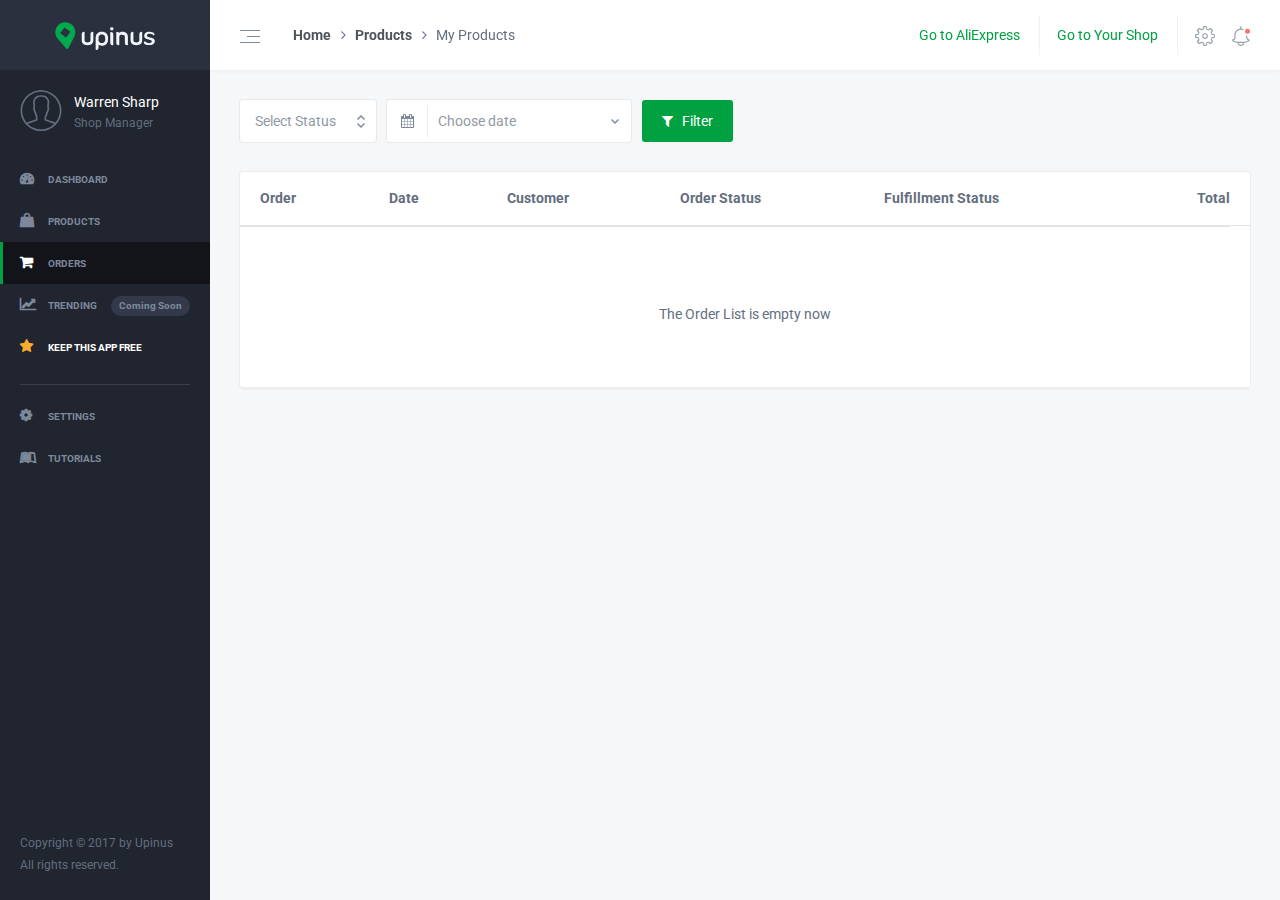
<file: empty-orders.html>
<!DOCTYPE html>
<html>
<head>
  <meta charset="utf-8">
  <meta http-equiv="X-UA-Compatible" content="IE=edge">
  <meta name="viewport" content="width=device-width, initial-scale=1, maximum-scale=1.0, user-scalable=no">
  <title>Main Dashboard | Upinus</title>
  <link href="https://fonts.googleapis.com/css?family=Montserrat:300,400,700|Roboto:300,400,700&amp;subset=vietnamese" rel="stylesheet"/>
  <link rel="stylesheet" href="css/fonts.css" media="all"/>
  <link rel="stylesheet" href="css/grid.css"/>
  <link rel="stylesheet" href="css/zebra_datepicker.css" type="text/css">
  <link rel="stylesheet" href="css/style.css"/>
  <script type="text/javascript" src="js/w3data.js"></script>
  <script type="text/javascript" src="js/jquery-1.12.4.min.js"></script>
  <script type="text/javascript" src="js/highcharts.js"></script>
  <script type="text/javascript" src="js/exporting.js"></script>
  <script type="text/javascript" src="js/zebra_datepicker.js"></script>
</head>
<body>
<div id="body">
  <input type="checkbox" id="sidebar_toggler" class="nodis"/>
  <div id="side_nav" w3-include-html="sidebar.html"></div>
  <div id="main_content">
    <div id="body_nav">
      <div class="wrap cols body_nav-wrap clearfix">
        <div class="col-12 centered-col">
          <div class="body_nav-actions float-left">
            <label for="sidebar_toggler" class="side_nav-toggle svg-icon"><img src="images/sidebar-toggle.svg" alt=""></label>
            <ul class="body_nav-breadcrumbs">
              <li><a href="index.html">Home</a></li>
              <li><a href="products.html">Products</a></li>
              <li><a href="products-my_products.html">My Products</a></li>
            </ul>
          </div>
          <div class="body_nav-actions float-right">
            <ul class="body_nav-action-menu">
              <li><a href="">Go to AliExpress</a></li>
              <li><a href="">Go to Your Shop</a></li>
              <li>
                <a href="" class="icon svg-icon setting_menu_trigger"><img src="images/menu/nav-setting.svg" alt=""></a>
                <div class="body_nav-drop_menu setting_menu">
                  <ul class="body_nav-drop_menu-list">
                    <li><a href="settings.html"> &nbsp;Settings</a></li>
                    <li><a href=""> &nbsp;Log out</a></li>
                  </ul>
                </div>
              </li>
              <li>
                <a href="" class="icon svg-icon body_nav-notificator has_noti"><img src="images/menu/nav-notification.svg" alt=""></a>
                <div class="body_nav-drop_menu notification_menu">
                  <div class="notification_menu-content"><p class="empty">You don’t have any notifications</p></div>
                  <div class="notification_menu-actions"><a href="">View all notification</a></div>
                </div>
              </li>
            </ul>
          </div>
        </div>
      </div>
    </div>
    <div class="wrap cols">
      <div class="col-12 centered-col">
        <div class="head_table-actions">
          <form class="head_table-left_actions">
            <div class="input-wrap big rspaced">
              <select name="" id="" class="input" required>
                <option value="" default disabled selected>Select Status</option>
                <option value="1">In Processing</option>
                <option value="2">Shipping</option>
                <option value="3">Done</option>
                <option value="4">Refunded</option>
                <option value="5">To Order</option>
                <option value="6">Deleted</option>
              </select>
            </div>
            <div class="input-wrap big spaced">
              <label for="datepicker" class="icon_label datepicker divided"></label>
              <input type="text" id="datepicker" class="input datepicker" placeholder="Choose date" required>
            </div>
            <button class="btn big spaced"> &nbsp; Filter</button>
          </form>
        </div>
        <table class="block block-table">
          <thead>
            <td>Order</td>
            <td>Date</td>
            <td>Customer</td>
            <td>Order Status</td>
            <td>Fulfillment Status</td>
            <td class="text-right">Total</td>
          </thead>
          <tbody>
            <tr>
              <td colspan="6" class="empty-table">
                <p>The Order List is empty now</p>
              </td>
            </tr>
          </tbody>
        </table>
      </div>
    </div>
  </div>
  <div class="block padded block-popup narrow heavypadded text-center" id="platform-review">
    <a href="javascript:;" class="close-popup"><img src="images/close-p.svg" alt=""></a>
    <h2 class="h3 block-title uppercase">Keep Upinus Free Forever</h2>
    <img src="images/stars-line.svg" alt="" class="divided-img">
    <p class="para h6">If you like Upinus , please kindly leave us a <b>5-star review</b></p>
    <p class="para h6">Your review will motivate us to work harder, create more powerful features, and keep this app <b>FREE FOREVER</b> for you.</p>
    <div class="product-images-actions clearfix">
      <a href="javascript:;" class="btn wide end-popup">Write a Quick Review</a>
      <div><a href="" class="low-end text-color end-popup">I already wrote a Review</a></div>
    </div>
  </div>
  <div class="overlayer"></div>
</div>
<script>w3IncludeHTML();</script>
<script type="text/javascript" src="js/scripts.js"></script>
</body>
</html>
</file>
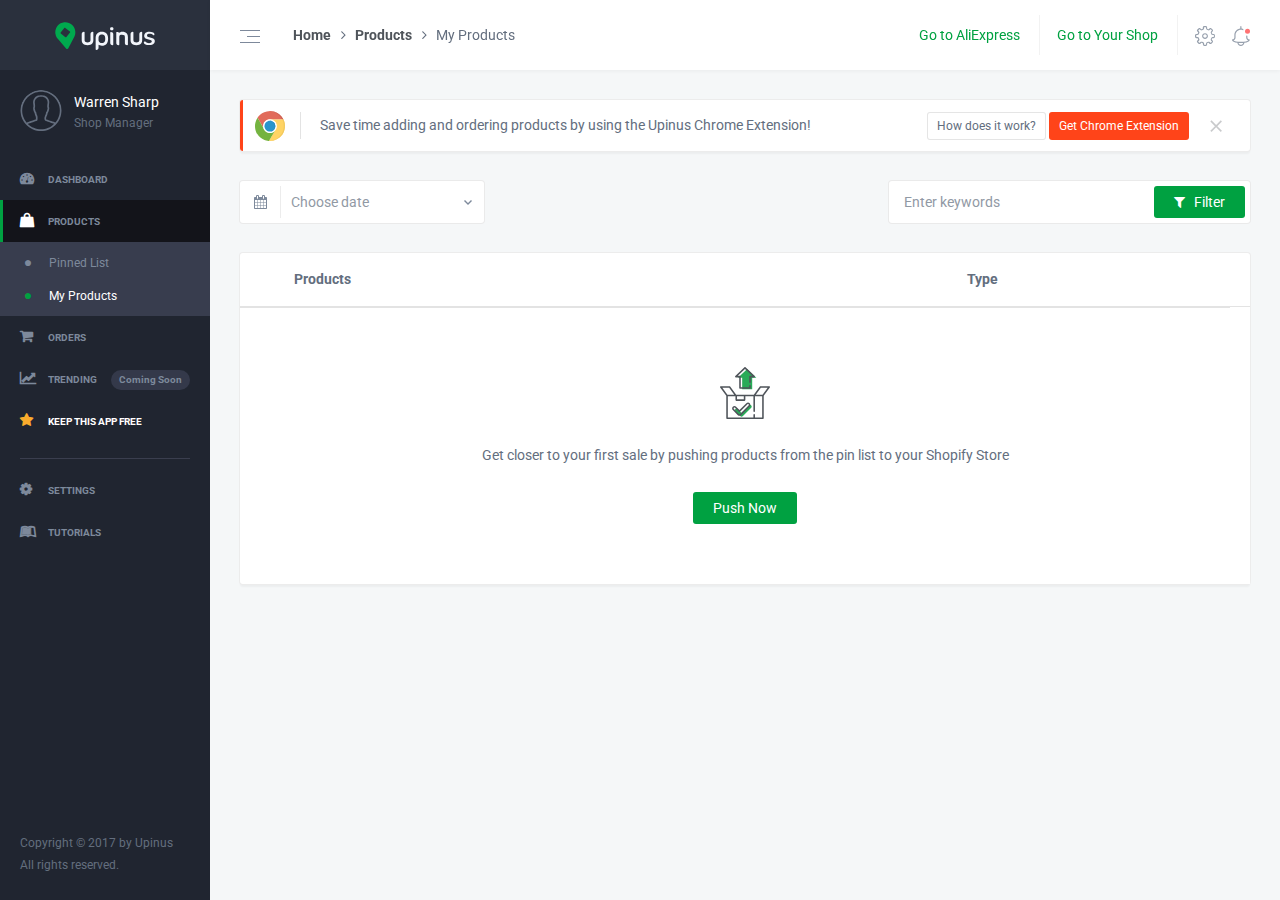
<file: empty-products-my_products.html>
<!DOCTYPE html>
<html>
<head>
  <meta charset="utf-8">
  <meta http-equiv="X-UA-Compatible" content="IE=edge">
  <meta name="viewport" content="width=device-width, initial-scale=1, maximum-scale=1.0, user-scalable=no">
  <title>Main Dashboard | Upinus</title>
  <link href="https://fonts.googleapis.com/css?family=Montserrat:300,400,700|Roboto:300,400,700&amp;subset=vietnamese" rel="stylesheet"/>
  <link rel="stylesheet" href="css/fonts.css" media="all"/>
  <link rel="stylesheet" href="css/grid.css"/>
  <link rel="stylesheet" href="css/zebra_datepicker.css" type="text/css">
  <link rel="stylesheet" href="css/style.css"/>
  <script type="text/javascript" src="js/w3data.js"></script>
  <script type="text/javascript" src="js/jquery-1.12.4.min.js"></script>
  <script type="text/javascript" src="js/highcharts.js"></script>
  <script type="text/javascript" src="js/exporting.js"></script>
  <script type="text/javascript" src="js/zebra_datepicker.js"></script>
</head>
<body>
<div id="body">
  <input type="checkbox" id="sidebar_toggler" class="nodis"/>
  <div id="side_nav" w3-include-html="sidebar.html"></div>
  <div id="main_content">
    <div id="body_nav">
      <div class="wrap cols body_nav-wrap clearfix">
        <div class="col-12 centered-col">
          <div class="body_nav-actions float-left">
            <label for="sidebar_toggler" class="side_nav-toggle svg-icon"><img src="images/sidebar-toggle.svg" alt=""></label>
            <ul class="body_nav-breadcrumbs">
              <li><a href="index.html">Home</a></li>
              <li><a href="products-my_products.html">Products</a></li>
              <li><a href="products-my_products.html">My Products</a></li>
            </ul>
          </div>
          <div class="body_nav-actions float-right">
            <ul class="body_nav-action-menu">
              <li><a href="">Go to AliExpress</a></li>
              <li><a href="">Go to Your Shop</a></li>
              <li>
                <a href="" class="icon svg-icon setting_menu_trigger"><img src="images/menu/nav-setting.svg" alt=""></a>
                <div class="body_nav-drop_menu setting_menu">
                  <ul class="body_nav-drop_menu-list">
                    <li><a href="settings.html"> &nbsp;Settings</a></li>
                    <li><a href=""> &nbsp;Log out</a></li>
                  </ul>
                </div>
              </li>
              <li>
                <a href="" class="icon svg-icon body_nav-notificator has_noti"><img src="images/menu/nav-notification.svg" alt=""></a>
                <div class="body_nav-drop_menu notification_menu">
                  <div class="notification_menu-content"><p class="empty">You don’t have any notifications</p></div>
                  <div class="notification_menu-actions"><a href="">View all notification</a></div>
                </div>
              </li>
            </ul>
          </div>
        </div>
      </div>
    </div>
    <div class="wrap cols">
      <div class="col-12 centered-col">
        <div class="block block_note negative">
          <div class="block_note-icon"><img src="images/chrome.svg" alt=""></div>
          <div class="block_note-content">
            <div class="block_note-content_text"><p>Save time adding and ordering products by using the Upinus Chrome Extension!</p></div>
            <div class="block_note-actions">
              <a href="" class="btn gray outline small narrow">How does it work?</a>
              <a href="" class="btn red small narrow">Get Chrome Extension</a>
              <a href="javascript:;" class="close_note"></a>
            </div>
          </div>
        </div>
        <!-- <div class="block block_note negative floating_note">
          <div class="block_note-icon"><img src="images/chrome.svg" alt=""></div>
          <div class="block_note-content">
            <div class="block_note-content_text"><p>Save time adding and ordering products by using the Upinus Chrome Extension!</p><a href="">Get Chrome Extension Now</a></div>
            <div class="block_note-actions">
              <a href="javascript:;" class="close_note"></a>
            </div>
          </div>
        </div> -->
        <div class="head_table-actions">
          <div class="head_table-left_actions">
            <div class="input-wrap big">
              <label for="datepicker" class="icon_label datepicker divided"></label>
              <input type="text" id="datepicker" class="input datepicker" placeholder="Choose date">
            </div>
          </div>
          <div class="head_table-right_actions text-right">
            <div class="input-wrap big">
              <input type="text" class="input" style="width: 260px" placeholder="Enter keywords">
              <a href="" class="btn"> &nbsp; Filter</a>
            </div>
          </div>
        </div>
        <table class="block block-table">
          <thead>
            <td class="select-box"><!-- <a href="" class="select-all-row"><span class="tooltip">Check all</span></a> --></td>
            <td>Products</td>
            <td style="width: 30%">Type</td>
          </thead>
          <tbody>
            <tr>
              <td colspan="3" class="empty-table">
                <img src="images/open-box.svg" alt="">
                <p>Get closer to your first sale by pushing products from the pin list to your Shopify Store</p>
                <a href="javascript:;" class="btn">Push Now</a>
              </td>
            </tr>
          </tbody>
        </table>
      </div>
    </div>
  </div>
  <div class="block padded block-popup narrow heavypadded text-center" id="platform-review">
    <a href="javascript:;" class="close-popup"><img src="images/close-p.svg" alt=""></a>
    <h2 class="h3 block-title uppercase">Keep Upinus Free Forever</h2>
    <img src="images/stars-line.svg" alt="" class="divided-img">
    <p class="para h6">If you like Upinus , please kindly leave us a <b>5-star review</b></p>
    <p class="para h6">Your review will motivate us to work harder, create more powerful features, and keep this app <b>FREE FOREVER</b> for you.</p>
    <div class="product-images-actions clearfix">
      <a href="javascript:;" class="btn wide end-popup">Write a Quick Review</a>
      <div><a href="" class="low-end text-color end-popup">I already wrote a Review</a></div>
    </div>
  </div>
  <div class="overlayer"></div>
</div>
<script>w3IncludeHTML();</script>
<script type="text/javascript" src="js/scripts.js"></script>
</body>
</html>
</file>
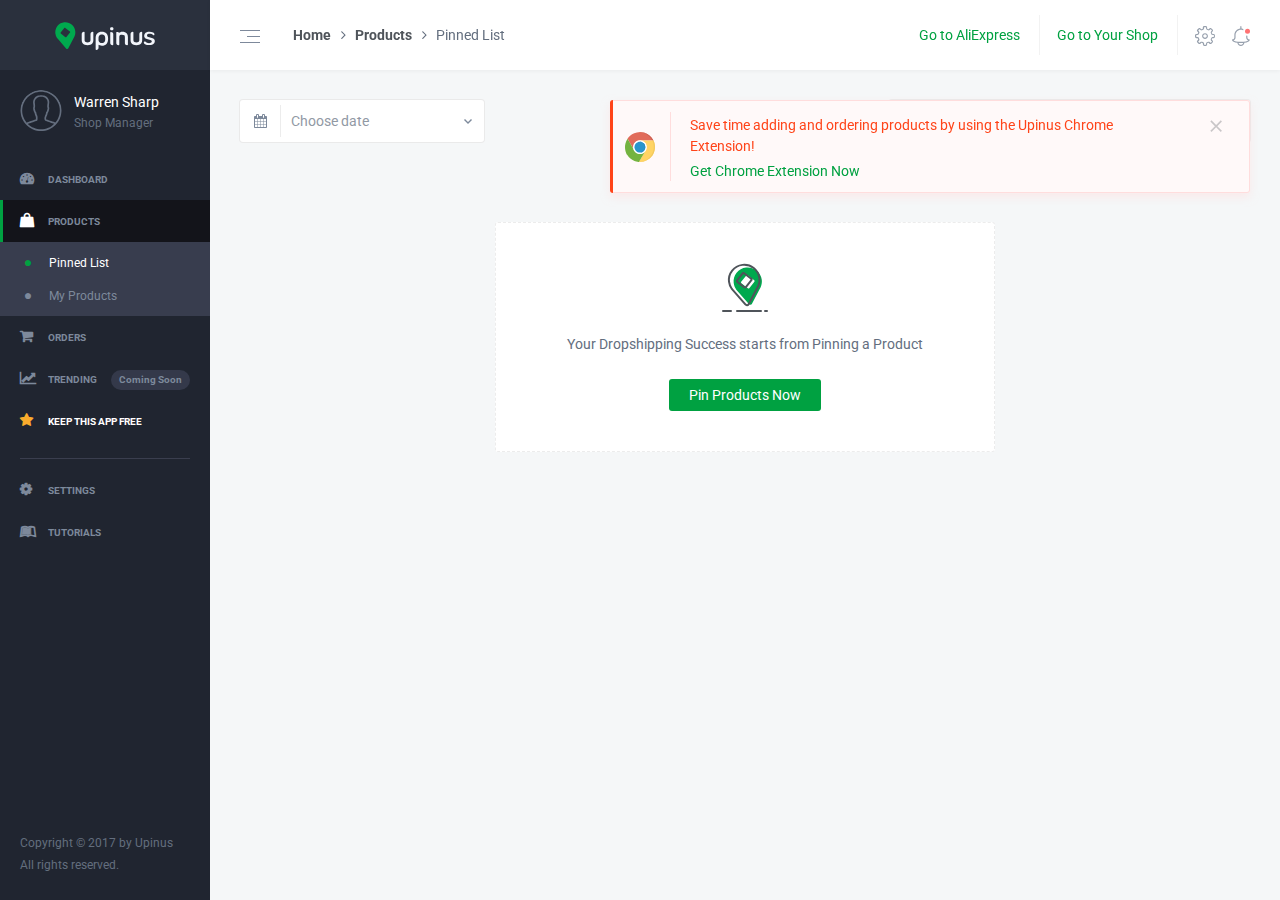
<file: empty-products-pinned_list.html>
<!DOCTYPE html>
<html>
<head>
  <meta charset="utf-8">
  <meta http-equiv="X-UA-Compatible" content="IE=edge">
  <meta name="viewport" content="width=device-width, initial-scale=1, maximum-scale=1.0, user-scalable=no">
  <title>Main Dashboard | Upinus</title>
  <link href="https://fonts.googleapis.com/css?family=Montserrat:300,400,700|Roboto:300,400,700&amp;subset=vietnamese" rel="stylesheet"/>
  <link rel="stylesheet" href="css/fonts.css" media="all"/>
  <link rel="stylesheet" href="css/grid.css"/>
  <link rel="stylesheet" href="css/zebra_datepicker.css" type="text/css">
  <link rel="stylesheet" href="css/style.css"/>
  <script type="text/javascript" src="js/w3data.js"></script>
  <script type="text/javascript" src="js/jquery-1.12.4.min.js"></script>
  <script type="text/javascript" src="js/highcharts.js"></script>
  <script type="text/javascript" src="js/exporting.js"></script>
  <script type="text/javascript" src="js/zebra_datepicker.js"></script>
</head>
<body>
<div id="body">
  <input type="checkbox" id="sidebar_toggler" class="nodis"/>
  <div id="side_nav" w3-include-html="sidebar.html"></div>
  <div id="main_content">
    <div id="body_nav">
      <div class="wrap cols body_nav-wrap clearfix">
        <div class="col-12 centered-col">
          <div class="body_nav-actions float-left">
            <label for="sidebar_toggler" class="side_nav-toggle svg-icon"><img src="images/sidebar-toggle.svg" alt=""></label>
            <ul class="body_nav-breadcrumbs">
              <li><a href="index.html">Home</a></li>
              <li><a href="products-my_products.html">Products</a></li>
              <li><a href="products-pinned_list.html">Pinned List</a></li>
            </ul>
          </div>
          <div class="body_nav-actions float-right">
            <ul class="body_nav-action-menu">
              <li><a href="">Go to AliExpress</a></li>
              <li><a href="">Go to Your Shop</a></li>
              <li>
                <a href="" class="icon svg-icon setting_menu_trigger"><img src="images/menu/nav-setting.svg" alt=""></a>
                <div class="body_nav-drop_menu setting_menu">
                  <ul class="body_nav-drop_menu-list">
                    <li><a href="settings.html"> &nbsp;Settings</a></li>
                    <li><a href=""> &nbsp;Log out</a></li>
                  </ul>
                </div>
              </li>
              <li>
                <a href="" class="icon svg-icon body_nav-notificator has_noti"><img src="images/menu/nav-notification.svg" alt=""></a>
                <div class="body_nav-drop_menu notification_menu">
                  <div class="notification_menu-content"><p class="empty">You don’t have any notifications</p></div>
                  <div class="notification_menu-actions"><a href="">View all notification</a></div>
                </div>
              </li>
            </ul>
          </div>
        </div>
      </div>
    </div>
    <div class="wrap cols">
      <div class="col-12 centered-col">
        <div class="block block_note negative floating_note">
          <div class="block_note-icon"><img src="images/chrome.svg" alt=""></div>
          <div class="block_note-content">
            <div class="block_note-content_text"><p>Save time adding and ordering products by using the Upinus Chrome Extension!</p><a href="">Get Chrome Extension Now</a></div>
            <div class="block_note-actions">
              <a href="javascript:;" class="close_note"></a>
            </div>
          </div>
        </div>
        <div class="head_table-actions">
          <div class="head_table-left_actions">
            <div class="input-wrap big">
              <label for="datepicker" class="icon_label datepicker divided"></label>
              <input type="text" id="datepicker" class="input datepicker" placeholder="Choose date">
            </div>
          </div>
          <div class="head_table-right_actions text-right">
            <div class="input-wrap big">
              <input type="text" class="input" style="width: 260px" placeholder="Enter keywords">
              <a href="" class="btn"> &nbsp; Filter</a>
            </div>
          </div>
        </div>
        <div class="block placeholder">
          <img src="images/pinned.svg" alt="">
          <p>Your Dropshipping Success starts from Pinning a Product</p>
          <a href="javascript:;" class="btn">Pin Products Now</a>
        </div>
      </div>
    </div>
  </div>
  <div class="block padded block-popup narrow heavypadded text-center" id="platform-review">
    <a href="javascript:;" class="close-popup"><img src="images/close-p.svg" alt=""></a>
    <h2 class="h3 block-title uppercase">Keep Upinus Free Forever</h2>
    <img src="images/stars-line.svg" alt="" class="divided-img">
    <p class="para h6">If you like Upinus , please kindly leave us a <b>5-star review</b></p>
    <p class="para h6">Your review will motivate us to work harder, create more powerful features, and keep this app <b>FREE FOREVER</b> for you.</p>
    <div class="product-images-actions clearfix">
      <a href="javascript:;" class="btn wide end-popup">Write a Quick Review</a>
      <div><a href="" class="low-end text-color end-popup">I already wrote a Review</a></div>
    </div>
  </div>
  <div class="overlayer"></div>
</div>
<script>w3IncludeHTML();</script>
<script type="text/javascript" src="js/scripts.js"></script>
</body>
</html>
</file>
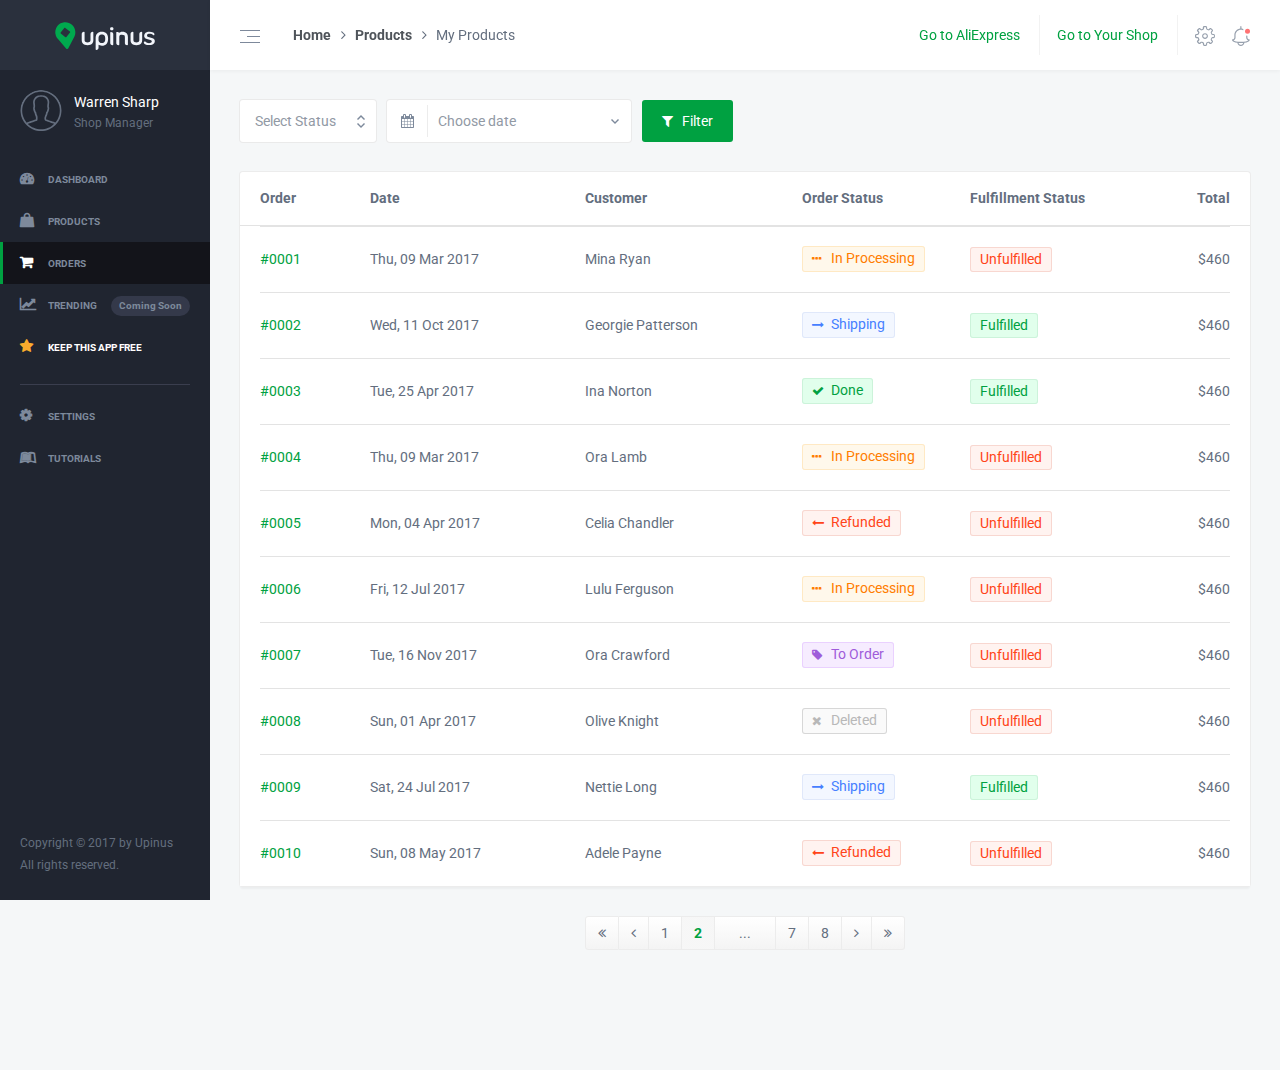
<file: orders.html>
<!DOCTYPE html>
<html>
<head>
  <meta charset="utf-8">
  <meta http-equiv="X-UA-Compatible" content="IE=edge">
  <meta name="viewport" content="width=device-width, initial-scale=1, maximum-scale=1.0, user-scalable=no">
  <title>Main Dashboard | Upinus</title>
  <link href="https://fonts.googleapis.com/css?family=Montserrat:300,400,700|Roboto:300,400,700&amp;subset=vietnamese" rel="stylesheet"/>
  <link rel="stylesheet" href="css/fonts.css" media="all"/>
  <link rel="stylesheet" href="css/grid.css"/>
  <link rel="stylesheet" href="css/zebra_datepicker.css" type="text/css">
  <link rel="stylesheet" href="css/style.css"/>
  <script type="text/javascript" src="js/w3data.js"></script>
  <script type="text/javascript" src="js/jquery-1.12.4.min.js"></script>
  <script type="text/javascript" src="js/highcharts.js"></script>
  <script type="text/javascript" src="js/exporting.js"></script>
  <script type="text/javascript" src="js/zebra_datepicker.js"></script>
</head>
<body>
<div id="body">
  <input type="checkbox" id="sidebar_toggler" class="nodis"/>
  <div id="side_nav" w3-include-html="sidebar.html"></div>
  <div id="main_content">
    <div id="body_nav">
      <div class="wrap cols body_nav-wrap clearfix">
        <div class="col-12 centered-col">
          <div class="body_nav-actions float-left">
            <label for="sidebar_toggler" class="side_nav-toggle svg-icon"><img src="images/sidebar-toggle.svg" alt=""></label>
            <ul class="body_nav-breadcrumbs">
              <li><a href="index.html">Home</a></li>
              <li><a href="products.html">Products</a></li>
              <li><a href="products-my_products.html">My Products</a></li>
            </ul>
          </div>
          <div class="body_nav-actions float-right">
            <ul class="body_nav-action-menu">
              <li><a href="">Go to AliExpress</a></li>
              <li><a href="">Go to Your Shop</a></li>
              <li>
                <a href="" class="icon svg-icon setting_menu_trigger"><img src="images/menu/nav-setting.svg" alt=""></a>
                <div class="body_nav-drop_menu setting_menu">
                  <ul class="body_nav-drop_menu-list">
                    <li><a href="settings.html"> &nbsp;Settings</a></li>
                    <li><a href=""> &nbsp;Log out</a></li>
                  </ul>
                </div>
              </li>
              <li>
                <a href="" class="icon svg-icon body_nav-notificator has_noti"><img src="images/menu/nav-notification.svg" alt=""></a>
                <div class="body_nav-drop_menu notification_menu">
                  <div class="notification_menu-content"><p class="empty">You don’t have any notifications</p></div>
                  <div class="notification_menu-actions"><a href="">View all notification</a></div>
                </div>
              </li>
            </ul>
          </div>
        </div>
      </div>
    </div>
    <div class="wrap cols">
      <div class="col-12 centered-col">
        <div class="head_table-actions">
          <form class="head_table-left_actions">
            <div class="input-wrap big rspaced">
              <select name="" id="" class="input" required>
                <option value="" default disabled selected>Select Status</option>
                <option value="1">In Processing</option>
                <option value="2">Shipping</option>
                <option value="3">Done</option>
                <option value="4">Refunded</option>
                <option value="5">To Order</option>
                <option value="6">Deleted</option>
              </select>
            </div>
            <div class="input-wrap big spaced">
              <label for="datepicker" class="icon_label datepicker divided"></label>
              <input type="text" id="datepicker" class="input datepicker" placeholder="Choose date" required>
            </div>
            <button class="btn big spaced"> &nbsp; Filter</button>
          </form>
        </div>
        <table class="block block-table">
          <thead>
            <td>Order</td>
            <td>Date</td>
            <td>Customer</td>
            <td>Order Status</td>
            <td>Fulfillment Status</td>
            <td class="text-right">Total</td>
          </thead>
          <tbody>
            <tr class="parent_row">
              <td><a href="">#0001</a></td>
              <td>Thu, 09 Mar 2017</td>
              <td class="hover_card_wrap">
                Mina Ryan
              <div class="hover_card"><table><tbody>
                  <tr><td>Name</td><td>Mina Ryan</td></tr>
                  <tr><td>Email</td><td>minaryan@gmail.com</td></tr>
                  <tr><td>Total Spent</td><td>$3453.35</td></tr>
                  <tr><td>Last Order</td><td>#1084</td></tr>
                </tbody></table></div>
              </td>
              <td><div class="stat-text average"><span></span> In Processing</div></td>
              <td><span class="stat-text negative">Unfulfilled</span></td>
              <td class="text-right">$460</td>
            </tr>
            <tr class="child_row">
              <td>
                <div class="order_thumb">
                  <a href="#"><img src="images/order_thumb.jpg" alt=""></a>
                  <span class="order_stat average">In Process</span>
                </div>
              </td>
              <td colspan="2">
                <div class="order_context">
                  <div class="order_number"><small><img src="images/order_ico/1.png" width="16"/> Ali Order No: <a href="#">Add</a></small></div>
                  <a href="" class="order_permalink"><b>17KM Fashion Turquoise Necklaces for Women Multi Layer Leaf...</b></a>
                  <div class="order_id">NJCS132</div>
                </div>
              </td>
              <td><div class="order_context">Stand Packing</div></td>
              <td><div class="order_context">No Tracking Number</div></td>
              <td class="text-right"><div class="order_context">3 &nbsp; × &nbsp; <span>$245</span></div><a href="" class="add_to_cart_order"> <span class="tooltip leftside">Click to Order</span></a></td>
            </tr>
            <tr class="parent_row">
              <td><a href="">#0002</a></td>
              <td>Wed, 11 Oct 2017</td>
              <td class="hover_card_wrap">
                Georgie Patterson
                <div class="hover_card"><table><tbody>
                  <tr><td>Name</td><td>Georgie Patterson</td></tr>
                  <tr><td>Email</td><td>geopatt@gmail.com</td></tr>
                  <tr><td>Total Spent</td><td>$3453.35</td></tr>
                  <tr><td>Last Order</td><td>#1084</td></tr>
                </tbody></table></div>
              </td>
              <td><div class="stat-text balanced"><span></span> Shipping</div></td>
              <td><span class="stat-text positive">Fulfilled</span></td>
              <td class="text-right">$460</td>
            </tr>
            <tr class="child_row">
              <td>
                <div class="order_thumb">
                  <a href="#"><img src="images/order_thumb.jpg" alt=""></a>
                  <span class="order_stat balanced">Shipping</span>
                </div>
              </td>
              <td colspan="2">
                <div class="order_context">
                  <div class="order_number"><small><img src="images/order_ico/1.png" width="16"/> Ali Order No: <a href="#">Add</a></small></div>
                  <a href="" class="order_permalink"><b>17KM Fashion Turquoise Necklaces for Women Multi Layer Leaf...</b></a>
                  <div class="order_id">NJCS132</div>
                </div>
              </td>
              <td><div class="order_context">Stand Packing</div></td>
              <td><div class="order_context">No Tracking Number</div></td>
              <td class="text-right"><div class="order_context">3 &nbsp; × &nbsp; <span>$245</span></div></td>
            </tr>
            <tr class="parent_row">
              <td><a href="">#0003</a></td>
              <td>Tue, 25 Apr 2017</td>
              <td class="hover_card_wrap">
                Ina Norton
                <div class="hover_card"><table><tbody>
                  <tr><td>Name</td><td>Ina Norton</td></tr>
                  <tr><td>Email</td><td>inanorton@gmail.com</td></tr>
                  <tr><td>Total Spent</td><td>$3453.35</td></tr>
                  <tr><td>Last Order</td><td>#1084</td></tr>
                </tbody></table></div>
              </td>
              <td><div class="stat-text positive"><span></span> Done</div></td>
              <td><span class="stat-text positive">Fulfilled</span></td>
              <td class="text-right">$460</td>
            </tr>
            <tr class="child_row">
              <td>
                <div class="order_thumb">
                  <a href="#"><img src="images/order_thumb.jpg" alt=""></a>
                  <span class="order_stat positive">Done</span>
                </div>
              </td>
              <td colspan="2">
                <div class="order_context">
                  <div class="order_number"><small><img src="images/order_ico/1.png" width="16"/> Ali Order No: <a href="#">Add</a></small></div>
                  <a href="" class="order_permalink"><b>17KM Fashion Turquoise Necklaces for Women Multi Layer Leaf...</b></a>
                  <div class="order_id">NJCS132</div>
                </div>
              </td>
              <td><div class="order_context">Stand Packing</div></td>
              <td><div class="order_context">No Tracking Number</div></td>
              <td class="text-right"><div class="order_context">3 &nbsp; × &nbsp; <span>$245</span></div></td>
            </tr>
            <tr class="parent_row">
              <td><a href="">#0004</a></td>
              <td>Thu, 09 Mar 2017</td>
              <td class="hover_card_wrap">
                Ora Lamb
                <div class="hover_card"><table><tbody>
                  <tr><td>Name</td><td>Ora Lamb</td></tr>
                  <tr><td>Email</td><td>oralamb@gmail.com</td></tr>
                  <tr><td>Total Spent</td><td>$3453.35</td></tr>
                  <tr><td>Last Order</td><td>#1084</td></tr>
                </tbody></table></div>
              </td>
              <td><div class="stat-text average"><span></span> In Processing</div></td>
              <td><span class="stat-text negative">Unfulfilled</span></td>
              <td class="text-right">$460</td>
            </tr>
            <tr class="child_row">
              <td>
                <div class="order_thumb">
                  <a href="#"><img src="images/order_thumb.jpg" alt=""></a>
                  <span class="order_stat average">In Process</span>
                </div>
              </td>
              <td colspan="2">
                <div class="order_context">
                  <div class="order_number"><small><img src="images/order_ico/1.png" width="16"/> Ali Order No: <a href="#">Add</a></small></div>
                  <a href="" class="order_permalink"><b>17KM Fashion Turquoise Necklaces for Women Multi Layer Leaf...</b></a>
                  <div class="order_id">NJCS132</div>
                </div>
              </td>
              <td><div class="order_context">Stand Packing</div></td>
              <td><div class="order_context">No Tracking Number</div></td>
              <td class="text-right"><div class="order_context">3 &nbsp; × &nbsp; <span>$245</span></div><a href="" class="add_to_cart_order"> <span class="tooltip leftside">Click to Order</span></a></td>
            </tr>
            <tr class="parent_row">
              <td><a href="">#0005</a></td>
              <td>Mon, 04 Apr 2017</td>
              <td class="hover_card_wrap">
                Celia Chandler
                <div class="hover_card"><table><tbody>
                  <tr><td>Name</td><td>Celia Chandler</td></tr>
                  <tr><td>Email</td><td>cel.chandler@gmail.com</td></tr>
                  <tr><td>Total Spent</td><td>$3453.35</td></tr>
                  <tr><td>Last Order</td><td>#1084</td></tr>
                </tbody></table></div>
              </td>
              <td><div class="stat-text negative"><span></span> Refunded</div></td>
              <td><span class="stat-text negative">Unfulfilled</span></td>
              <td class="text-right">$460</td>
            </tr>
            <tr class="child_row">
              <td>
                <div class="order_thumb">
                  <a href="#"><img src="images/order_thumb.jpg" alt=""></a>
                  <span class="order_stat negative">Refunded</span>
                </div>
              </td>
              <td colspan="2">
                <div class="order_context">
                  <div class="order_number"><small><img src="images/order_ico/1.png" width="16"/> Ali Order No: <a href="#">Add</a></small></div>
                  <a href="" class="order_permalink"><b>17KM Fashion Turquoise Necklaces for Women Multi Layer Leaf...</b></a>
                  <div class="order_id">NJCS132</div>
                </div>
              </td>
              <td><div class="order_context">Stand Packing</div></td>
              <td><div class="order_context">No Tracking Number</div></td>
              <td class="text-right"><div class="order_context">3 &nbsp; × &nbsp; <span>$245</span></div><a href="" class="add_to_cart_order"> <span class="tooltip leftside">Click to Order</span></a></td>
            </tr>
            <tr class="parent_row">
              <td><a href="">#0006</a></td>
              <td>Fri, 12 Jul 2017</td>
              <td class="hover_card_wrap">
                Lulu Ferguson
                <div class="hover_card"><table><tbody>
                  <tr><td>Name</td><td>Lulu Ferguson</td></tr>
                  <tr><td>Email</td><td>luluferguson@gmail.com</td></tr>
                  <tr><td>Total Spent</td><td>$3453.35</td></tr>
                  <tr><td>Last Order</td><td>#1084</td></tr>
                </tbody></table></div>
              </td>
              <td><div class="stat-text average"><span></span> In Processing</div></td>
              <td><span class="stat-text negative">Unfulfilled</span></td>
              <td class="text-right">$460</td>
            </tr>
            <tr class="child_row">
              <td>
                <div class="order_thumb">
                  <a href="#"><img src="images/order_thumb.jpg" alt=""></a>
                  <span class="order_stat average">In Process</span>
                </div>
              </td>
              <td colspan="2">
                <div class="order_context">
                  <div class="order_number"><small><img src="images/order_ico/1.png" width="16"/> Ali Order No: <a href="#">Add</a></small></div>
                  <a href="" class="order_permalink"><b>17KM Fashion Turquoise Necklaces for Women Multi Layer Leaf...</b></a>
                  <div class="order_id">NJCS132</div>
                </div>
              </td>
              <td><div class="order_context">Stand Packing</div></td>
              <td><div class="order_context">No Tracking Number</div></td>
              <td class="text-right"><div class="order_context">3 &nbsp; × &nbsp; <span>$245</span></div><a href="" class="add_to_cart_order"> <span class="tooltip leftside">Click to Order</span></a></td>
            </tr>
            <tr class="parent_row">
              <td><a href="">#0007</a></td>
              <td>Tue, 16 Nov 2017</td>
              <td class="hover_card_wrap">
                Ora Crawford
                <div class="hover_card"><table><tbody>
                  <tr><td>Name</td><td>Ora Crawford</td></tr>
                  <tr><td>Email</td><td>oracrawford@gmail.com</td></tr>
                  <tr><td>Total Spent</td><td>$3453.35</td></tr>
                  <tr><td>Last Order</td><td>#1084</td></tr>
                </tbody></table></div>
              </td>
              <td><div class="stat-text good"><span></span> To Order</div></td>
              <td><span class="stat-text negative">Unfulfilled</span></td>
              <td class="text-right">$460</td>
            </tr>
            <tr class="child_row">
              <td>
                <div class="order_thumb">
                  <a href="#"><img src="images/order_thumb.jpg" alt=""></a>
                  <span class="order_stat good">To Order</span>
                </div>
              </td>
              <td colspan="2">
                <div class="order_context">
                  <div class="order_number"><small><img src="images/order_ico/1.png" width="16"/> Ali Order No: <a href="#">Add</a></small></div>
                  <a href="" class="order_permalink"><b>17KM Fashion Turquoise Necklaces for Women Multi Layer Leaf...</b></a>
                  <div class="order_id">NJCS132</div>
                </div>
              </td>
              <td><div class="order_context">Stand Packing</div></td>
              <td><div class="order_context">No Tracking Number</div></td>
              <td class="text-right"><div class="order_context">3 &nbsp; × &nbsp; <span>$245</span></div><a href="" class="add_to_cart_order"> <span class="tooltip leftside">Click to Order</span></a></td>
            </tr>
            <tr class="parent_row">
              <td><a href="">#0008</a></td>
              <td>Sun, 01 Apr 2017</td>
              <td class="hover_card_wrap">
                Olive Knight
                <div class="hover_card"><table><tbody>
                  <tr><td>Name</td><td>Olive Knight</td></tr>
                  <tr><td>Email</td><td>oliveknight@gmail.com</td></tr>
                  <tr><td>Total Spent</td><td>$3453.35</td></tr>
                  <tr><td>Last Order</td><td>#1084</td></tr>
                </tbody></table></div>
              </td>
              <td><div class="stat-text dead"><span></span> Deleted</div></td>
              <td><span class="stat-text negative">Unfulfilled</span></td>
              <td class="text-right">$460</td>
            </tr>
            <tr class="child_row">
              <td>
                <div class="order_thumb">
                  <a href="#"><img src="images/order_thumb.jpg" alt=""></a>
                  <span class="order_stat">Deleted</span>
                </div>
              </td>
              <td colspan="2">
                <div class="order_context">
                  <div class="order_number"><small><img src="images/order_ico/1.png" width="16"/> Ali Order No: <a href="#">Add</a></small></div>
                  <a href="" class="order_permalink"><b>17KM Fashion Turquoise Necklaces for Women Multi Layer Leaf...</b></a>
                  <div class="order_id">NJCS132</div>
                </div>
              </td>
              <td><div class="order_context">Stand Packing</div></td>
              <td><div class="order_context">No Tracking Number</div></td>
              <td class="text-right"><div class="order_context">3 &nbsp; × &nbsp; <span>$245</span></div><a href="" class="add_to_cart_order"> <span class="tooltip leftside">Click to Order</span></a></td>
            </tr>
            <tr class="parent_row">
              <td><a href="">#0009</a></td>
              <td>Sat, 24 Jul 2017</td>
              <td class="hover_card_wrap">
                Nettie Long
                <div class="hover_card"><table><tbody>
                  <tr><td>Name</td><td>Nettie Long</td></tr>
                  <tr><td>Email</td><td>netlong@gmail.com</td></tr>
                  <tr><td>Total Spent</td><td>$3453.35</td></tr>
                  <tr><td>Last Order</td><td>#1084</td></tr>
                </tbody></table></div>
              </td>
              <td><div class="stat-text balanced"><span></span> Shipping</div></td>
              <td><span class="stat-text positive">Fulfilled</span></td>
              <td class="text-right">$460</td>
            </tr>
            <tr class="child_row">
              <td>
                <div class="order_thumb">
                  <a href="#"><img src="images/order_thumb.jpg" alt=""></a>
                  <span class="order_stat balanced">Shipping</span>
                </div>
              </td>
              <td colspan="2">
                <div class="order_context">
                  <div class="order_number"><small><img src="images/order_ico/1.png" width="16"/> Ali Order No: <a href="#">Add</a></small></div>
                  <a href="" class="order_permalink"><b>17KM Fashion Turquoise Necklaces for Women Multi Layer Leaf...</b></a>
                  <div class="order_id">NJCS132</div>
                </div>
              </td>
              <td><div class="order_context">Stand Packing</div></td>
              <td><div class="order_context">No Tracking Number</div></td>
              <td class="text-right"><div class="order_context">3 &nbsp; × &nbsp; <span>$245</span></div></td>
            </tr>
            <tr class="parent_row">
              <td><a href="">#0010</a></td>
              <td>Sun, 08 May 2017</td>
              <td class="hover_card_wrap">
                Adele Payne
                <div class="hover_card"><table><tbody>
                  <tr><td>Name</td><td>Adele Payne</td></tr>
                  <tr><td>Email</td><td>adelepayne@gmail.com</td></tr>
                  <tr><td>Total Spent</td><td>$3453.35</td></tr>
                  <tr><td>Last Order</td><td>#1084</td></tr>
                </tbody></table></div>
              </td>
              <td><div class="stat-text negative"><span></span> Refunded</div></td>
              <td><span class="stat-text negative">Unfulfilled</span></td>
              <td class="text-right">$460</td>
            </tr>
            <tr class="child_row">
              <td>
                <div class="order_thumb">
                  <a href="#"><img src="images/order_thumb.jpg" alt=""></a>
                  <span class="order_stat negative">Refunded</span>
                </div>
              </td>
              <td colspan="2">
                <div class="order_context">
                  <div class="order_number"><small><img src="images/order_ico/1.png" width="16"/> Ali Order No: <a href="#">Add</a></small></div>
                  <a href="" class="order_permalink"><b>17KM Fashion Turquoise Necklaces for Women Multi Layer Leaf...</b></a>
                  <div class="order_id">NJCS132</div>
                </div>
              </td>
              <td><div class="order_context">Stand Packing</div></td>
              <td><div class="order_context">No Tracking Number</div></td>
              <td class="text-right"><div class="order_context">3 &nbsp; × &nbsp; <span>$245</span></div><a href="" class="add_to_cart_order"> <span class="tooltip leftside">Click to Order</span></a></td>
            </tr>
          </tbody>
        </table>
        <div class="page_pagination">
          <a href="" class="pag_link"></a>
          <a href="" class="pag_link"></a>
          <a href="" class="pag_link">1</a>
          <a href="" class="pag_link current">2</a>
          <span class="pag_link hidden">...</span>
          <a href="" class="pag_link">7</a>
          <a href="" class="pag_link">8</a>
          <a href="" class="pag_link"></a>
          <a href="" class="pag_link"></a>
        </div>
      </div>
    </div>
  </div>
  <div class="block padded block-popup narrow heavypadded text-center" id="platform-review">
    <a href="javascript:;" class="close-popup"><img src="images/close-p.svg" alt=""></a>
    <h2 class="h3 block-title uppercase">Keep Upinus Free Forever</h2>
    <img src="images/stars-line.svg" alt="" class="divided-img">
    <p class="para h6">If you like Upinus , please kindly leave us a <b>5-star review</b></p>
    <p class="para h6">Your review will motivate us to work harder, create more powerful features, and keep this app <b>FREE FOREVER</b> for you.</p>
    <div class="product-images-actions clearfix">
      <a href="javascript:;" class="btn wide end-popup">Write a Quick Review</a>
      <div><a href="" class="low-end text-color end-popup">I already wrote a Review</a></div>
    </div>
  </div>
  <div class="overlayer"></div>
</div>
<script>w3IncludeHTML();</script>
<script type="text/javascript" src="js/scripts.js"></script>
</body>
</html>
</file>
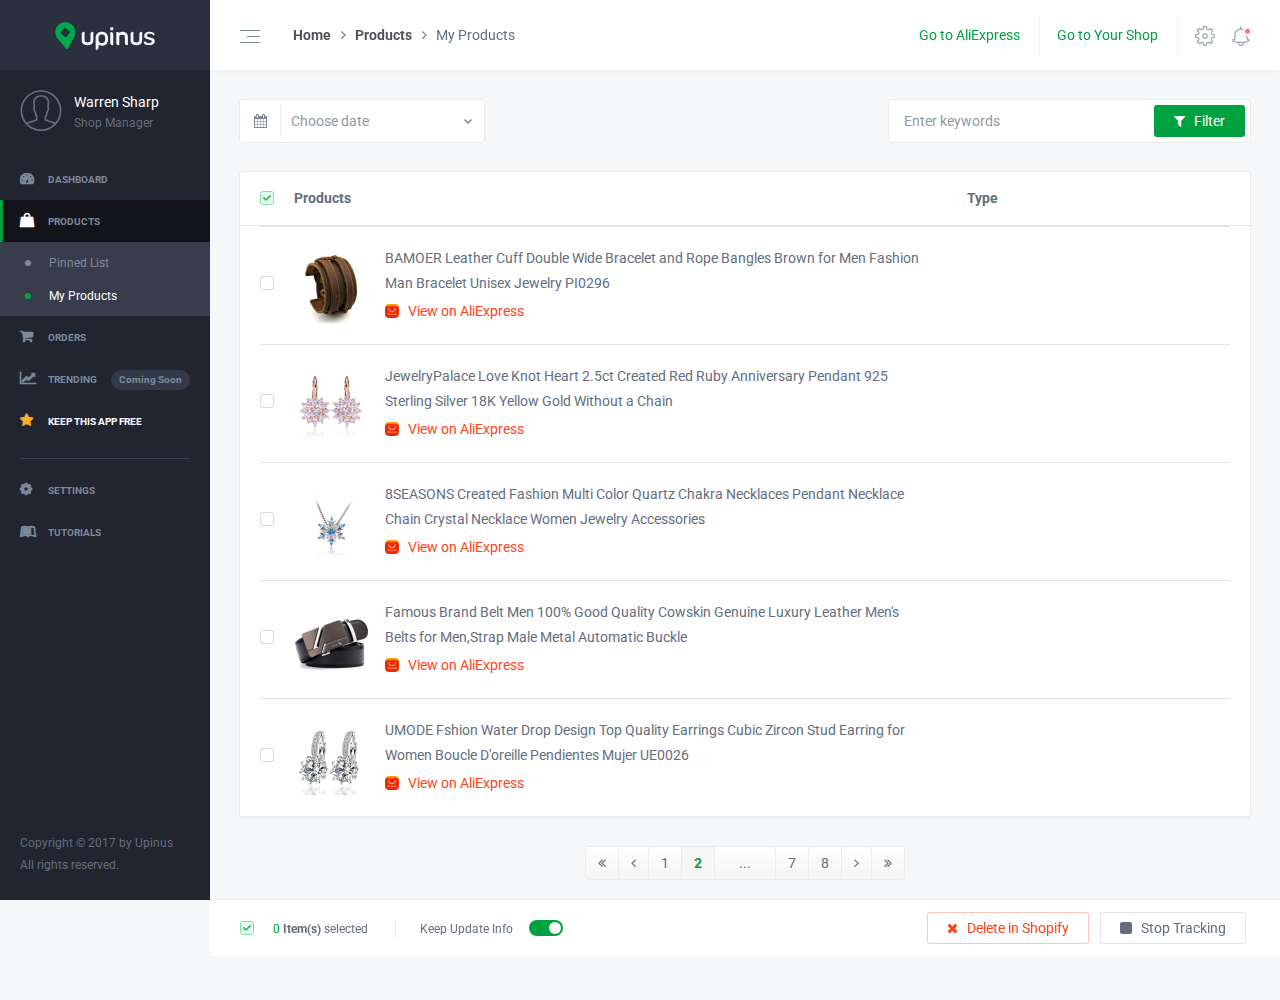
<file: products-my_products.html>
<!DOCTYPE html>
<html>
<head>
  <meta charset="utf-8">
  <meta http-equiv="X-UA-Compatible" content="IE=edge">
  <meta name="viewport" content="width=device-width, initial-scale=1, maximum-scale=1.0, user-scalable=no">
  <title>Main Dashboard | Upinus</title>
  <link href="https://fonts.googleapis.com/css?family=Montserrat:300,400,700|Roboto:300,400,700&amp;subset=vietnamese" rel="stylesheet"/>
  <link rel="stylesheet" href="css/fonts.css" media="all"/>
  <link rel="stylesheet" href="css/grid.css"/>
  <link rel="stylesheet" href="css/zebra_datepicker.css" type="text/css">
  <link rel="stylesheet" href="css/style.css"/>
  <script type="text/javascript" src="js/w3data.js"></script>
  <script type="text/javascript" src="js/jquery-1.12.4.min.js"></script>
  <script type="text/javascript" src="js/zebra_datepicker.js"></script>
</head>
<body>
<div id="body">
  <input type="checkbox" id="sidebar_toggler" class="nodis"/>
  <div id="side_nav" w3-include-html="sidebar.html"></div>
  <div id="main_content">
    <div id="body_nav">
      <div class="wrap cols body_nav-wrap clearfix">
        <div class="col-12 centered-col">
          <div class="body_nav-actions float-left">
            <label for="sidebar_toggler" class="side_nav-toggle svg-icon"><img src="images/sidebar-toggle.svg" alt=""></label>
            <ul class="body_nav-breadcrumbs">
              <li><a href="index.html">Home</a></li>
              <li><a href="products-my_products.html">Products</a></li>
              <li><a href="products-my_products.html">My Products</a></li>
            </ul>
          </div>
          <div class="body_nav-actions float-right">
            <ul class="body_nav-action-menu">
              <li><a href="">Go to AliExpress</a></li>
              <li><a href="">Go to Your Shop</a></li>
              <li>
                <a href="" class="icon svg-icon setting_menu_trigger"><img src="images/menu/nav-setting.svg" alt=""></a>
                <div class="body_nav-drop_menu setting_menu">
                  <ul class="body_nav-drop_menu-list">
                    <li><a href="settings.html"> &nbsp;Settings</a></li>
                    <li><a href=""> &nbsp;Log out</a></li>
                  </ul>
                </div>
              </li>
              <li>
                <a href="" class="icon svg-icon body_nav-notificator has_noti"><img src="images/menu/nav-notification.svg" alt=""></a>
                <div class="body_nav-drop_menu notification_menu">
                  <div class="notification_menu-content"><p class="empty">You don’t have any notifications</p></div>
                  <div class="notification_menu-actions"><a href="">View all notification</a></div>
                </div>
              </li>
            </ul>
          </div>
        </div>
      </div>
    </div>
    <div class="wrap cols">
      <div class="col-12 centered-col">
        <div class="head_table-actions">
          <div class="head_table-left_actions">
            <div class="input-wrap big">
              <label for="datepicker" class="icon_label datepicker divided"></label>
              <input type="text" id="datepicker" class="input datepicker" placeholder="Choose date">
            </div>
          </div>
          <div class="head_table-right_actions text-right">
            <div class="input-wrap big">
              <input type="text" class="input" style="width: 260px" placeholder="Enter keywords">
              <a href="" class="btn"> &nbsp; Filter</a>
            </div>
          </div>
        </div>
        <table class="block block-table">
          <thead>
            <td class="select-box"><a href="" class="select-all-row" check-target="product-check"><span class="tooltip">Check all</span></a></td>
            <td>Products</td>
            <td style="width: 30%">Type</td>
          </thead>
          <tbody>
            <tr>
              <td class="select-box"><label class="checkbox-wrap"><input type="checkbox" class="nodis table-row-select" check-label="product-check"><span class="checkbox"></span></label></td>
              <td>
                <div class="table-product">
                  <div class="square-thumb"><a href=""><img src="images/products/sp-1.jpg" alt=""></a></div>
                  <p style="width: 90%"><a href="">BAMOER Leather Cuff Double Wide Bracelet and Rope Bangles Brown for Men Fashion Man Bracelet Unisex Jewelry PI0296</a><br/><a href="" class="view_ali" target="_blank"><img src="images/order_ico/1.png" width="14"/> View on AliExpress</a></p>
                </div>
              </td>
              <td></td>
            </tr>
            <tr>
              <td class="select-box"><label class="checkbox-wrap"><input type="checkbox" class="nodis table-row-select" check-label="product-check"><span class="checkbox"></span></label></td>
              <td>
                <div class="table-product">
                  <div class="square-thumb"><a href=""><img src="images/products/sp-2.jpg" alt=""></a></div>
                  <p style="width: 90%"><a href="">JewelryPalace Love Knot Heart 2.5ct Created Red Ruby Anniversary Pendant 925 Sterling Silver 18K Yellow Gold Without a Chain</a><br/><a href="" class="view_ali" target="_blank"><img src="images/order_ico/1.png" width="14"/> View on AliExpress</a></p>
                </div>
              </td>
              <td></td>
            </tr>
            <tr>
              <td class="select-box"><label class="checkbox-wrap"><input type="checkbox" class="nodis table-row-select" check-label="product-check"><span class="checkbox"></span></label></td>
              <td>
                <div class="table-product">
                  <div class="square-thumb"><a href=""><img src="images/products/sp-3.jpg" alt=""></a></div>
                  <p style="width: 90%"><a href="">8SEASONS Created Fashion Multi Color Quartz Chakra Necklaces Pendant Necklace Chain Crystal Necklace Women Jewelry Accessories</a><br/><a href="" class="view_ali" target="_blank"><img src="images/order_ico/1.png" width="14"/> View on AliExpress</a></p>
                </div>
              </td>
              <td></td>
            </tr>
            <tr>
              <td class="select-box"><label class="checkbox-wrap"><input type="checkbox" class="nodis table-row-select" check-label="product-check"><span class="checkbox"></span></label></td>
              <td>
                <div class="table-product">
                  <div class="square-thumb"><a href=""><img src="images/products/sp-4.jpg" alt=""></a></div>
                  <p style="width: 90%"><a href="">Famous Brand Belt Men 100% Good Quality Cowskin Genuine Luxury Leather Men's Belts for Men,Strap Male Metal Automatic Buckle</a><br/><a href="" class="view_ali" target="_blank"><img src="images/order_ico/1.png" width="14"/> View on AliExpress</a></p>
                </div>
              </td>
              <td></td>
            </tr>
            <tr>
              <td class="select-box"><label class="checkbox-wrap"><input type="checkbox" class="nodis table-row-select" check-label="product-check"><span class="checkbox"></span></label></td>
              <td>
                <div class="table-product">
                  <div class="square-thumb"><a href=""><img src="images/products/sp-5.jpg" alt=""></a></div>
                  <p style="width: 90%"><a href="">UMODE Fshion Water Drop Design Top Quality Earrings Cubic Zircon Stud Earring for Women Boucle D'oreille Pendientes Mujer UE0026</a><br/><a href="" class="view_ali" target="_blank"><img src="images/order_ico/1.png" width="14"/> View on AliExpress</a></p>
                </div>
              </td>
              <td></td>
            </tr>
          </tbody>
        </table>
        <div class="page_pagination">
          <a href="" class="pag_link"></a>
          <a href="" class="pag_link"></a>
          <a href="" class="pag_link">1</a>
          <a href="" class="pag_link current">2</a>
          <span class="pag_link hidden">...</span>
          <a href="" class="pag_link">7</a>
          <a href="" class="pag_link">8</a>
          <a href="" class="pag_link"></a>
          <a href="" class="pag_link"></a>
        </div>
        <div class="table_actions_menu" check-action="product-check">
          <div class="table_actions">
            <div class="table_action_item table-selected_counter">
              <a href="" class="select-all-row" check-target="product-check"><span class="tooltip">Check all</span></a>
              <span class="table-selected_number main-color" check-counter="product-check">0</span> <b>Item(s)</b> selected
            </div>
            <div class="table_action_item table-select_toggle">
              <label class="toggle-wrap">Keep Update Info<input type="checkbox" class="nodis" checked><span class="toggler"></span></label>
            </div>
          </div>
          <div class="table_actions text-right">
            <a href="" class="btn outline red spaced"> &nbsp; Delete in Shopify</a>
            <a href="" class="btn outline gray spaced"> &nbsp; Stop Tracking</a>
          </div>
        </div>
      </div>
    </div>
  </div>
  <div class="block padded block-popup narrow heavypadded text-center" id="platform-review">
    <a href="javascript:;" class="close-popup"><img src="images/close-p.svg" alt=""></a>
    <h2 class="h3 block-title uppercase">Keep Upinus Free Forever</h2>
    <img src="images/stars-line.svg" alt="" class="divided-img">
    <p class="para h6">If you like Upinus , please kindly leave us a <b>5-star review</b></p>
    <p class="para h6">Your review will motivate us to work harder, create more powerful features, and keep this app <b>FREE FOREVER</b> for you.</p>
    <div class="product-images-actions clearfix">
      <a href="javascript:;" class="btn wide end-popup">Write a Quick Review</a>
      <div><a href="" class="low-end text-color end-popup">I already wrote a Review</a></div>
    </div>
  </div>
  <div class="overlayer"></div>
</div>
<script>w3IncludeHTML();</script>
<script type="text/javascript" src="js/scripts.js"></script>
</body>
</html>
</file>
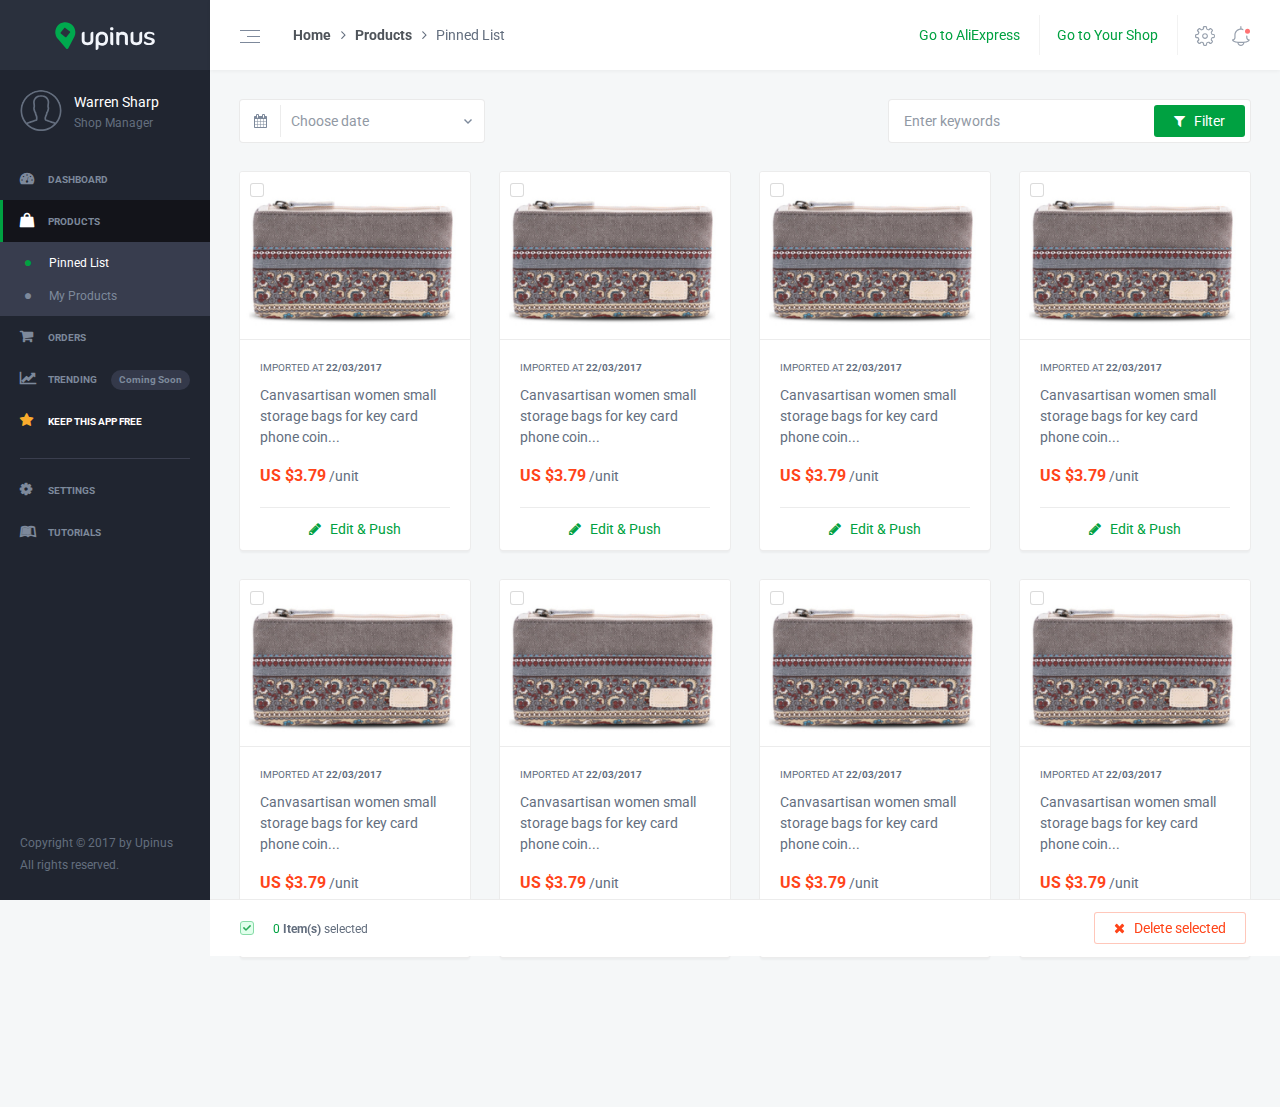
<file: products-pinned_list.html>
<!DOCTYPE html>
<html>
<head>
  <meta charset="utf-8">
  <meta http-equiv="X-UA-Compatible" content="IE=edge">
  <meta name="viewport" content="width=device-width, initial-scale=1, maximum-scale=1.0, user-scalable=no">
  <title>Main Dashboard | Upinus</title>
  <link href="https://fonts.googleapis.com/css?family=Montserrat:300,400,700|Roboto:300,400,700&amp;subset=vietnamese" rel="stylesheet"/>
  <link rel="stylesheet" href="css/fonts.css" media="all"/>
  <link rel="stylesheet" href="css/grid.css"/>
  <link rel="stylesheet" href="css/zebra_datepicker.css" type="text/css">
  <link rel="stylesheet" href="css/style.css"/>
  <script type="text/javascript" src="js/w3data.js"></script>
  <script type="text/javascript" src="js/jquery-1.12.4.min.js"></script>
  <script type="text/javascript" src="js/highcharts.js"></script>
  <script type="text/javascript" src="js/exporting.js"></script>
  <script type="text/javascript" src="js/zebra_datepicker.js"></script>
</head>
<body>
<div id="body">
  <input type="checkbox" id="sidebar_toggler" class="nodis"/>
  <div id="side_nav" w3-include-html="sidebar.html"></div>
  <div id="main_content">
    <div id="body_nav">
      <div class="wrap cols body_nav-wrap clearfix">
        <div class="col-12 centered-col">
          <div class="body_nav-actions float-left">
            <label for="sidebar_toggler" class="side_nav-toggle svg-icon"><img src="images/sidebar-toggle.svg" alt=""></label>
            <ul class="body_nav-breadcrumbs">
              <li><a href="index.html">Home</a></li>
              <li><a href="products-my_products.html">Products</a></li>
              <li><a href="products-pinned_list.html">Pinned List</a></li>
            </ul>
          </div>
          <div class="body_nav-actions float-right">
            <ul class="body_nav-action-menu">
              <li><a href="">Go to AliExpress</a></li>
              <li><a href="">Go to Your Shop</a></li>
              <li>
                <a href="" class="icon svg-icon setting_menu_trigger"><img src="images/menu/nav-setting.svg" alt=""></a>
                <div class="body_nav-drop_menu setting_menu">
                  <ul class="body_nav-drop_menu-list">
                    <li><a href="settings.html"> &nbsp;Settings</a></li>
                    <li><a href=""> &nbsp;Log out</a></li>
                  </ul>
                </div>
              </li>
              <li>
                <a href="" class="icon svg-icon body_nav-notificator has_noti"><img src="images/menu/nav-notification.svg" alt=""></a>
                <div class="body_nav-drop_menu notification_menu">
                  <div class="notification_menu-content"><p class="empty">You don’t have any notifications</p></div>
                  <div class="notification_menu-actions"><a href="">View all notification</a></div>
                </div>
              </li>
            </ul>
          </div>
        </div>
      </div>
    </div>
    <div class="wrap cols">
      <div class="col-12 centered-col">
        <div class="head_table-actions">
          <div class="head_table-left_actions">
            <div class="input-wrap big">
              <label for="datepicker" class="icon_label datepicker divided"></label>
              <input type="text" id="datepicker" class="input datepicker" placeholder="Choose date">
            </div>
          </div>
          <div class="head_table-right_actions text-right">
            <div class="input-wrap big">
              <input type="text" class="input" style="width: 260px" placeholder="Enter keywords">
              <a href="" class="btn"> &nbsp; Filter</a>
            </div>
          </div>
        </div>
        <div class="pinned_list">
          <div class="col-3">
            <div class="block pinned_item">
              <label class="checkbox-wrap pinned_check"><input type="checkbox" class="nodis table-row-select" check-label="product-check"><span class="checkbox"></span></label>
              <div class="pinned_item-thumb"><a href="" thumb-title=" &nbsp; Open in Aliexpress"><img src="images/products/sp-p-1.jpg" alt=""></a></div>
              <div class="pinned_item-info">
                <div class="pinned_item-date">Imported at <b>22/03/2017</b></div>
                <p><a href="edit-products-pinned_list.html">Canvasartisan women small storage bags for key card phone coin... </a></p>
                <div class="pinned_item-price_wrap">
                  <span class="pinned_item-price">US $3.79</span> /unit
                </div>
              </div>
              <a href="edit-products-pinned_list.html" class="btn big blocker white"> &nbsp; Edit &amp; Push</a>
            </div>
          </div>
          <div class="col-3">
            <div class="block pinned_item">
              <label class="checkbox-wrap pinned_check"><input type="checkbox" class="nodis table-row-select" check-label="product-check"><span class="checkbox"></span></label>
              <div class="pinned_item-thumb"><a href="" thumb-title=" &nbsp; Open in Aliexpress"><img src="images/products/sp-p-1.jpg" alt=""></a></div>
              <div class="pinned_item-info">
                <div class="pinned_item-date">Imported at <b>22/03/2017</b></div>
                <p><a href="edit-products-pinned_list.html">Canvasartisan women small storage bags for key card phone coin... </a></p>
                <div class="pinned_item-price_wrap">
                  <span class="pinned_item-price">US $3.79</span> /unit
                </div>
              </div>
              <a href="edit-products-pinned_list.html" class="btn big blocker white"> &nbsp; Edit &amp; Push</a>
            </div>
          </div>
          <div class="col-3">
            <div class="block pinned_item">
              <label class="checkbox-wrap pinned_check"><input type="checkbox" class="nodis table-row-select" check-label="product-check"><span class="checkbox"></span></label>
              <div class="pinned_item-thumb"><a href="" thumb-title=" &nbsp; Open in Aliexpress"><img src="images/products/sp-p-1.jpg" alt=""></a></div>
              <div class="pinned_item-info">
                <div class="pinned_item-date">Imported at <b>22/03/2017</b></div>
                <p><a href="edit-products-pinned_list.html">Canvasartisan women small storage bags for key card phone coin... </a></p>
                <div class="pinned_item-price_wrap">
                  <span class="pinned_item-price">US $3.79</span> /unit
                </div>
              </div>
              <a href="edit-products-pinned_list.html" class="btn big blocker white"> &nbsp; Edit &amp; Push</a>
            </div>
          </div>
          <div class="col-3">
            <div class="block pinned_item">
              <label class="checkbox-wrap pinned_check"><input type="checkbox" class="nodis table-row-select" check-label="product-check"><span class="checkbox"></span></label>
              <div class="pinned_item-thumb"><a href="" thumb-title=" &nbsp; Open in Aliexpress"><img src="images/products/sp-p-1.jpg" alt=""></a></div>
              <div class="pinned_item-info">
                <div class="pinned_item-date">Imported at <b>22/03/2017</b></div>
                <p><a href="edit-products-pinned_list.html">Canvasartisan women small storage bags for key card phone coin... </a></p>
                <div class="pinned_item-price_wrap">
                  <span class="pinned_item-price">US $3.79</span> /unit
                </div>
              </div>
              <a href="edit-products-pinned_list.html" class="btn big blocker white"> &nbsp; Edit &amp; Push</a>
            </div>
          </div>
          <div class="col-3">
            <div class="block pinned_item">
              <label class="checkbox-wrap pinned_check"><input type="checkbox" class="nodis table-row-select" check-label="product-check"><span class="checkbox"></span></label>
              <div class="pinned_item-thumb"><a href="" thumb-title=" &nbsp; Open in Aliexpress"><img src="images/products/sp-p-1.jpg" alt=""></a></div>
              <div class="pinned_item-info">
                <div class="pinned_item-date">Imported at <b>22/03/2017</b></div>
                <p><a href="edit-products-pinned_list.html">Canvasartisan women small storage bags for key card phone coin... </a></p>
                <div class="pinned_item-price_wrap">
                  <span class="pinned_item-price">US $3.79</span> /unit
                </div>
              </div>
              <a href="edit-products-pinned_list.html" class="btn big blocker white"> &nbsp; Edit &amp; Push</a>
            </div>
          </div>
          <div class="col-3">
            <div class="block pinned_item">
              <label class="checkbox-wrap pinned_check"><input type="checkbox" class="nodis table-row-select" check-label="product-check"><span class="checkbox"></span></label>
              <div class="pinned_item-thumb"><a href="" thumb-title=" &nbsp; Open in Aliexpress"><img src="images/products/sp-p-1.jpg" alt=""></a></div>
              <div class="pinned_item-info">
                <div class="pinned_item-date">Imported at <b>22/03/2017</b></div>
                <p><a href="edit-products-pinned_list.html">Canvasartisan women small storage bags for key card phone coin... </a></p>
                <div class="pinned_item-price_wrap">
                  <span class="pinned_item-price">US $3.79</span> /unit
                </div>
              </div>
              <a href="edit-products-pinned_list.html" class="btn big blocker white"> &nbsp; Edit &amp; Push</a>
            </div>
          </div>
          <div class="col-3">
            <div class="block pinned_item">
              <label class="checkbox-wrap pinned_check"><input type="checkbox" class="nodis table-row-select" check-label="product-check"><span class="checkbox"></span></label>
              <div class="pinned_item-thumb"><a href="" thumb-title=" &nbsp; Open in Aliexpress"><img src="images/products/sp-p-1.jpg" alt=""></a></div>
              <div class="pinned_item-info">
                <div class="pinned_item-date">Imported at <b>22/03/2017</b></div>
                <p><a href="edit-products-pinned_list.html">Canvasartisan women small storage bags for key card phone coin... </a></p>
                <div class="pinned_item-price_wrap">
                  <span class="pinned_item-price">US $3.79</span> /unit
                </div>
              </div>
              <a href="edit-products-pinned_list.html" class="btn big blocker white"> &nbsp; Edit &amp; Push</a>
            </div>
          </div>
          <div class="col-3">
            <div class="block pinned_item">
              <label class="checkbox-wrap pinned_check"><input type="checkbox" class="nodis table-row-select" check-label="product-check"><span class="checkbox"></span></label>
              <div class="pinned_item-thumb"><a href="" thumb-title=" &nbsp; Open in Aliexpress"><img src="images/products/sp-p-1.jpg" alt=""></a></div>
              <div class="pinned_item-info">
                <div class="pinned_item-date">Imported at <b>22/03/2017</b></div>
                <p><a href="edit-products-pinned_list.html">Canvasartisan women small storage bags for key card phone coin... </a></p>
                <div class="pinned_item-price_wrap">
                  <span class="pinned_item-price">US $3.79</span> /unit
                </div>
              </div>
              <a href="edit-products-pinned_list.html" class="btn big blocker white"> &nbsp; Edit &amp; Push</a>
            </div>
          </div>
        </div>
        <div class="table_actions_menu" check-action="product-check">
          <div class="table_actions">
            <div class="table_action_item table-selected_counter">
              <a href="" class="select-all-row" check-target="product-check"><span class="tooltip">Check all</span></a>
              <span class="table-selected_number main-color" check-counter="product-check">0</span> <b>Item(s)</b> selected
            </div>
          </div>
          <div class="table_actions text-right">
            <a href="" class="btn outline red spaced"> &nbsp; Delete selected</a>
          </div>
        </div>
      </div>
    </div>
  </div>
  <div class="block padded block-popup narrow heavypadded text-center" id="platform-review">
    <a href="javascript:;" class="close-popup"><img src="images/close-p.svg" alt=""></a>
    <h2 class="h3 block-title uppercase">Keep Upinus Free Forever</h2>
    <img src="images/stars-line.svg" alt="" class="divided-img">
    <p class="para h6">If you like Upinus , please kindly leave us a <b>5-star review</b></p>
    <p class="para h6">Your review will motivate us to work harder, create more powerful features, and keep this app <b>FREE FOREVER</b> for you.</p>
    <div class="product-images-actions clearfix">
      <a href="javascript:;" class="btn wide end-popup">Write a Quick Review</a>
      <div><a href="" class="low-end text-color end-popup">I already wrote a Review</a></div>
    </div>
  </div>
  <div class="overlayer"></div>
</div>
<script>w3IncludeHTML();</script>
<script type="text/javascript" src="js/scripts.js"></script>
</body>
</html>
</file>
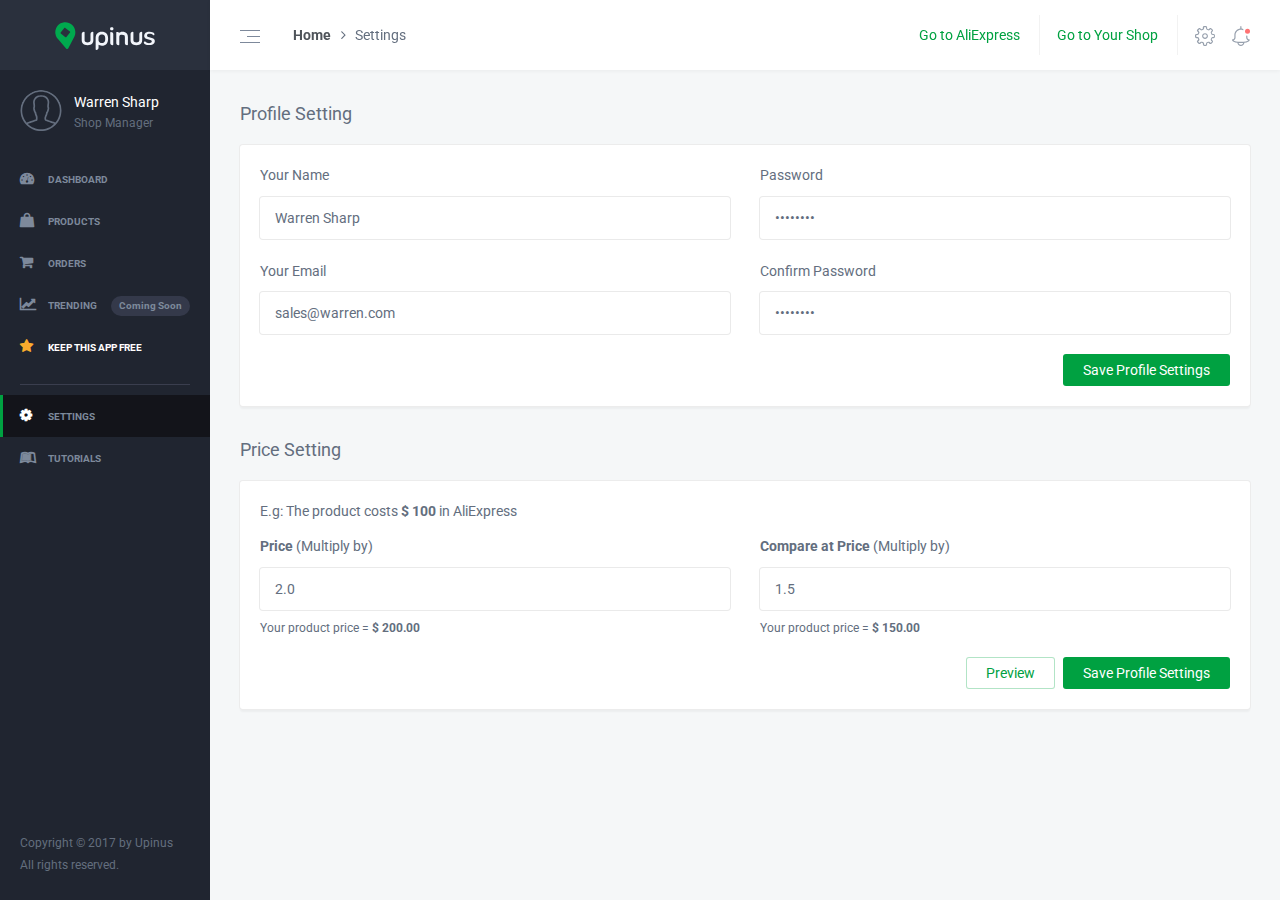
<file: settings.html>
<!DOCTYPE html>
<html>
<head>
  <meta charset="utf-8">
  <meta http-equiv="X-UA-Compatible" content="IE=edge">
  <meta name="viewport" content="width=device-width, initial-scale=1, maximum-scale=1.0, user-scalable=no">
  <title>Main Dashboard | Upinus</title>
  <link href="https://fonts.googleapis.com/css?family=Montserrat:300,400,700|Roboto:300,400,700&amp;subset=vietnamese" rel="stylesheet"/>
  <link rel="stylesheet" href="css/fonts.css" media="all"/>
  <link rel="stylesheet" href="css/grid.css"/>
  <link rel="stylesheet" href="css/style.css"/>
  <script type="text/javascript" src="js/w3data.js"></script>
  <script type="text/javascript" src="js/jquery-1.12.4.min.js"></script>
</head>
<body>
<div id="body">
  <input type="checkbox" id="sidebar_toggler" class="nodis"/>
  <div id="side_nav" w3-include-html="sidebar.html"></div>
  <div id="main_content">
    <div id="body_nav">
      <div class="wrap cols body_nav-wrap clearfix">
        <div class="col-12 centered-col">
          <div class="body_nav-actions float-left">
            <label for="sidebar_toggler" class="side_nav-toggle svg-icon"><img src="images/sidebar-toggle.svg" alt=""></label>
            <ul class="body_nav-breadcrumbs">
              <li><a href="index.html">Home</a></li>
              <li><a href="settings.html">Settings</a></li>
            </ul>
          </div>
          <div class="body_nav-actions float-right">
            <ul class="body_nav-action-menu">
              <li><a href="">Go to AliExpress</a></li>
              <li><a href="">Go to Your Shop</a></li>
              <li>
                <a href="" class="icon svg-icon setting_menu_trigger"><img src="images/menu/nav-setting.svg" alt=""></a>
                <div class="body_nav-drop_menu setting_menu">
                  <ul class="body_nav-drop_menu-list">
                    <li><a href="settings.html"> &nbsp;Settings</a></li>
                    <li><a href=""> &nbsp;Log out</a></li>
                  </ul>
                </div>
              </li>
              <li>
                <a href="" class="icon svg-icon body_nav-notificator has_noti"><img src="images/menu/nav-notification.svg" alt=""></a>
                <div class="body_nav-drop_menu notification_menu">
                  <div class="notification_menu-content"><p class="empty">You don’t have any notifications</p></div>
                  <div class="notification_menu-actions"><a href="">View all notification</a></div>
                </div>
              </li>
            </ul>
          </div>
        </div>
      </div>
    </div>
    <div class="wrap cols">
      <div class="col-12 centered-col">
        <h1 class="h3 page-title">Profile Setting</h1>
        <div class="block padded">
          <div class="col-6">
            <label for="your_name" class="input-block_label">Your Name</label>
            <div class="input-wrap big blocker">
              <input type="text" id="your_name" class="input" value="Warren Sharp"/>
            </div>
            <label for="your_name" class="input-block_label">Your Email</label>
            <div class="input-wrap big blocker">
              <input type="text" id="your_name" class="input" value="sales@warren.com"/>
            </div>
          </div>
          <div class="col-6">
            <label for="your_password" class="input-block_label">Password</label>
            <div class="input-wrap big blocker">
              <input type="password" id="your_password" class="input" value="********"/>
            </div>
            <label for="repassword" class="input-block_label">Confirm Password</label>
            <div class="input-wrap big blocker">
              <input type="password" id="repassword" class="input" value="********"/>
            </div>
          </div>
          <div class="clearfix"></div>
          <div class="block-actions clearfix">
            <a href="javascript:;" class="btn float-right">Save Profile Settings</a>
          </div>
        </div>
        <h1 class="h3 page-title">Price Setting</h1>
        <div class="block padded">
          <p class="block-desc">E.g: The product costs <b>$ 100</b> in AliExpress</p>
          <div class="col-6">
            <label for="your_price" class="input-block_label"><b>Price</b> (Multiply by)</label>
            <div class="input-wrap big blocker">
              <input type="text" id="your_price" class="input" value="2.0" pattern="[0-9]*"/>
            </div>
            <p class="input-desc">Your product price = <b>$ 200.00</b></p>
          </div>
          <div class="col-6">
            <label for="your_cap" class="input-block_label"><b>Compare at Price</b> (Multiply by)</label>
            <div class="input-wrap big blocker">
              <input type="text" id="your_cap" class="input" value="1.5" pattern="[0-9]*"/>
            </div>
            <p class="input-desc">Your product price = <b>$ 150.00</b></p>
          </div>
          <div class="clearfix"></div>
          <div class="block-actions clearfix">
            <a href="javascript:;" class="btn lspaced float-right">Save Profile Settings</a>
            <a href="javascript:;" class="btn spaced float-right outline main start-popup" popup-target="price-preview">Preview</a>
          </div>
        </div>
      </div>
    </div>
  </div>
  <div class="block padded block-popup snarrow text-center" id="price-preview">
    <a href="javascript:;" class="close-popup"><img src="images/close-p.svg" alt=""></a>
    <h2 class="h3 block-title float-title">Preview</h2>
    <div class="preview-block_image"><img src="images/products/pi-thumb.jpg" alt=""></div>
    <div class="product-stars"></div>
    <h3 class="h3"><b>Denim Jaket  With a Pouch Pocket</b></h3>
    <div class="product-preview-price">$150 <small>$200</small></div>
  </div>
  <div class="block padded block-popup narrow heavypadded text-center" id="platform-review">
    <a href="javascript:;" class="close-popup"><img src="images/close-p.svg" alt=""></a>
    <h2 class="h3 block-title uppercase">Keep Upinus Free Forever</h2>
    <img src="images/stars-line.svg" alt="" class="divided-img">
    <p class="para h6">If you like Upinus , please kindly leave us a <b>5-star review</b></p>
    <p class="para h6">Your review will motivate us to work harder, create more powerful features, and keep this app <b>FREE FOREVER</b> for you.</p>
    <div class="product-images-actions clearfix">
      <a href="javascript:;" class="btn wide end-popup">Write a Quick Review</a>
      <div><a href="" class="low-end text-color end-popup">I already wrote a Review</a></div>
    </div>
  </div>
  <div class="overlayer"></div>
</div>
<script>w3IncludeHTML();</script>
<script type="text/javascript" src="js/scripts.js"></script>
</body>
</html>
</file>
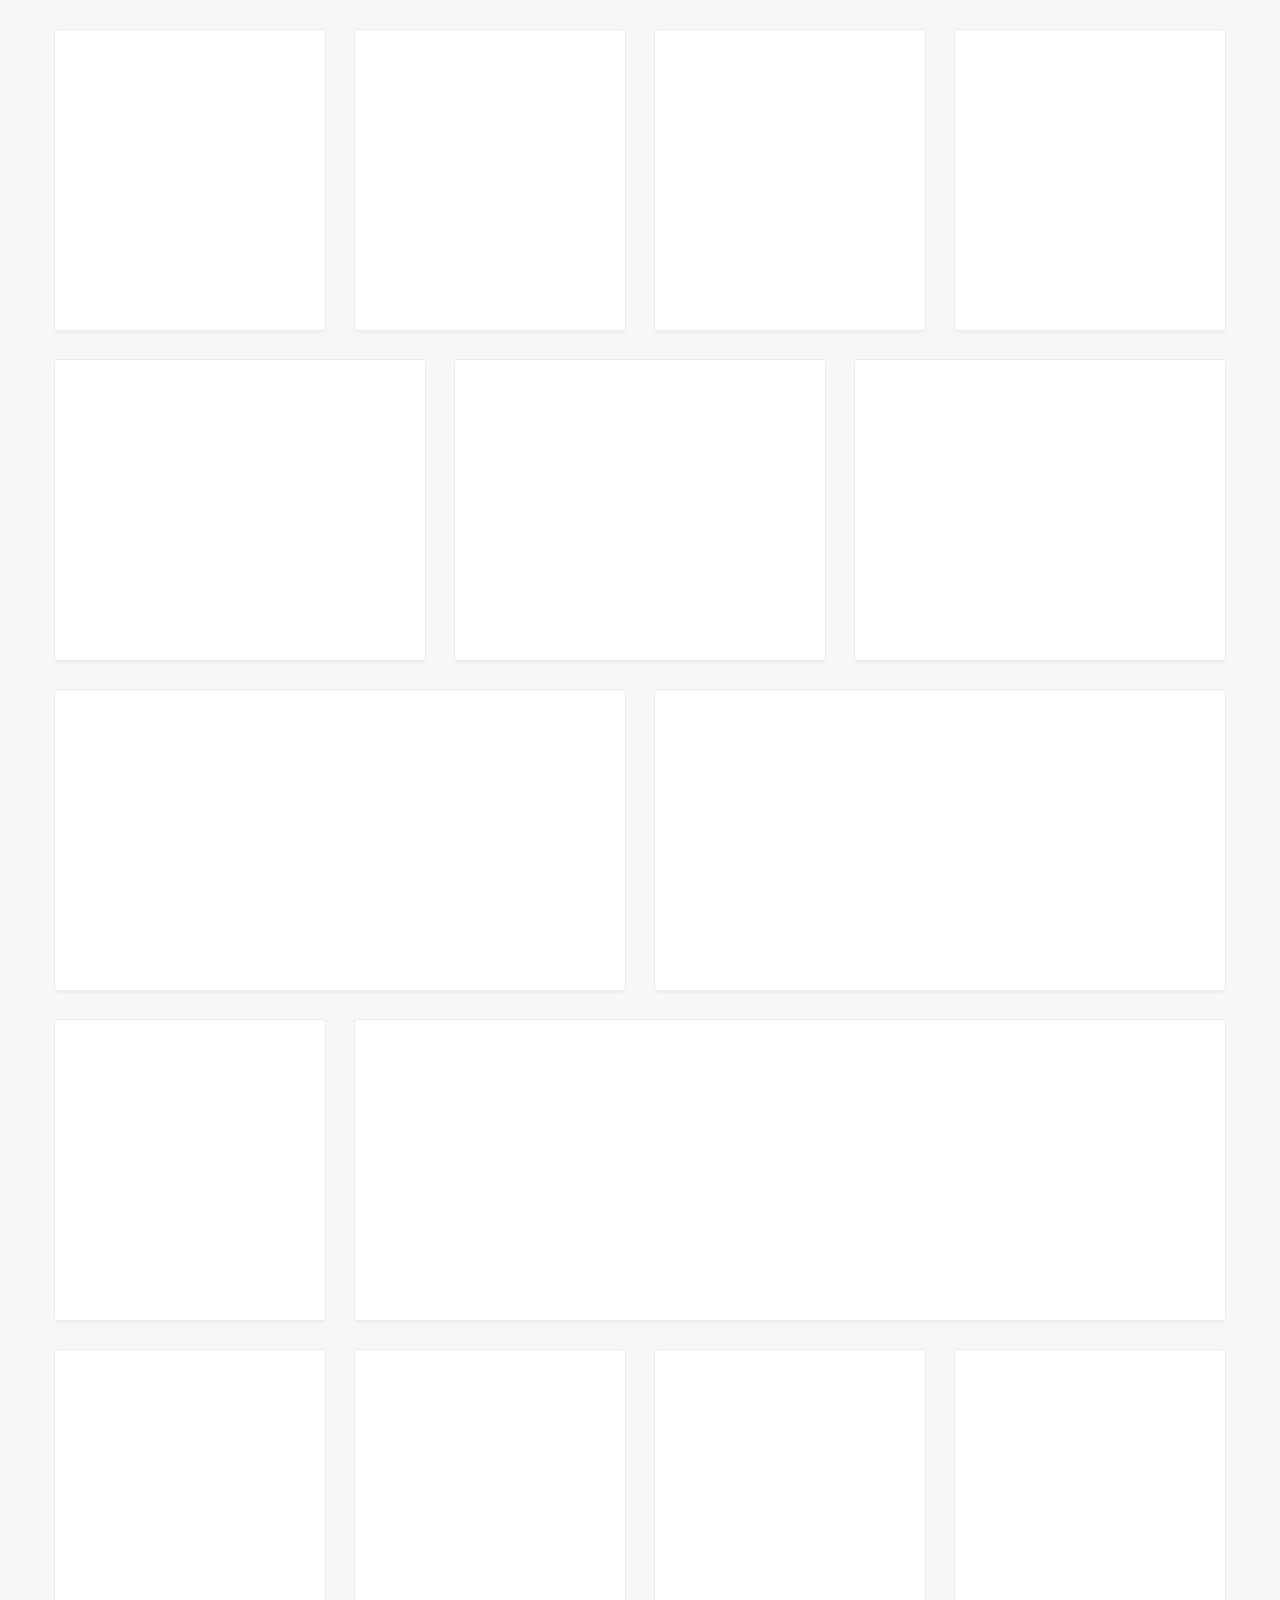
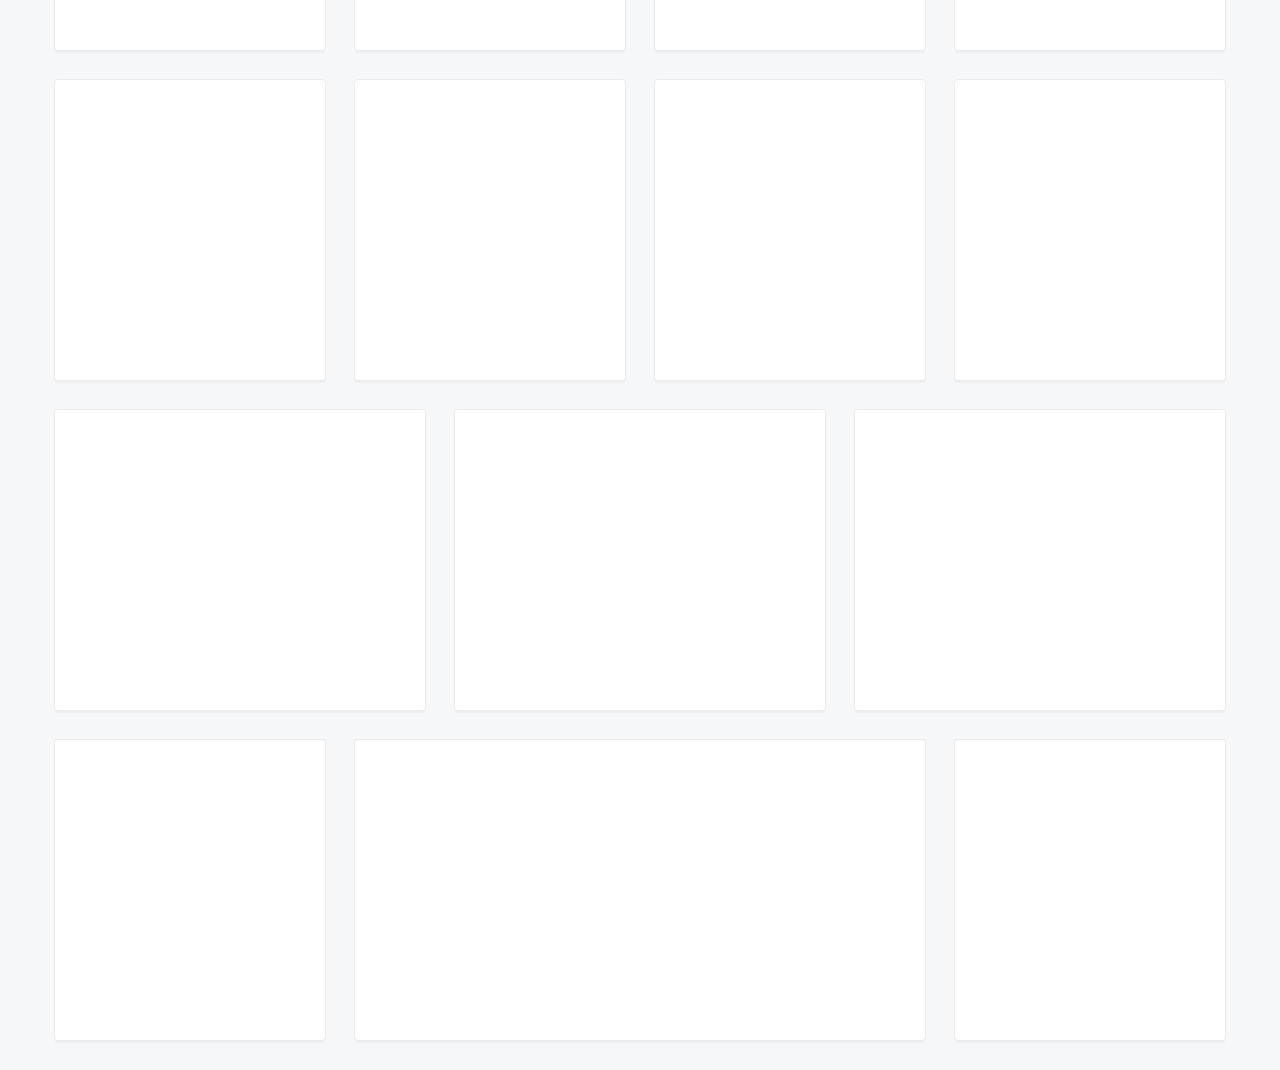
<file: test.html>
<!DOCTYPE html>
<html>
<head>
  <meta charset="utf-8">
  <meta http-equiv="X-UA-Compatible" content="IE=edge">
  <meta name="viewport" content="width=device-width, initial-scale=1, maximum-scale=1.0, user-scalable=no">
  <title>Main Dashboard | Upinus</title>
  <link href="https://fonts.googleapis.com/css?family=Montserrat:300,400,700|Roboto:300,400,700&amp;subset=vietnamese" rel="stylesheet"/>
  <link rel="stylesheet" href="css/fonts.css" media="all"/>
  <link rel="stylesheet" href="css/grid.css"/>
  <link rel="stylesheet" href="css/style.css"/>
</head>
<body>
<div id="body">
  <style>
    .wrap.cols {
      max-width: 1200px;
    }
    .wrap {
      margin-top: 30px;
    }
    .block {
      height: 300px;
    }
    @media screen and (max-width: 1200px) {
      .wrap {
        margin-top:  24px;
      }
      .block {
        margin-bottom: 24px;
      }
    }
  </style>
  <div class="wrap cols">
    <div class="col-3"><div class="block"></div></div>
    <div class="col-3"><div class="block"></div></div>
    <div class="col-3"><div class="block"></div></div>
    <div class="col-3"><div class="block"></div></div>
    <div class="col-4"><div class="block"></div></div>
    <div class="col-4"><div class="block"></div></div>
    <div class="col-4"><div class="block"></div></div>
    <div class="col-6"><div class="block"></div></div>
    <div class="col-6"><div class="block"></div></div>
    <div class="col-3"><div class="block"></div></div>
    <div class="col-9">
      <div class="block"></div>
    </div>
    <div class="col-12">
      <div class="col-3"><div class="block"></div></div>
      <div class="col-3"><div class="block"></div></div>
      <div class="col-3"><div class="block"></div></div>
      <div class="col-3"><div class="block"></div></div>
      <div class="col-3"><div class="block"></div></div>
      <div class="col-3"><div class="block"></div></div>
      <div class="col-3"><div class="block"></div></div>
      <div class="col-3"><div class="block"></div></div>
    </div>
    <div class="col-12">
      <div class="col-4"><div class="block"></div></div>
      <div class="col-4"><div class="block"></div></div>
      <div class="col-4"><div class="block"></div></div>
    </div>
    <div class="col-9">
      <div class="col-3"><div class="block"></div></div>
      <div class="col-6"><div class="block"></div></div>
    </div>
    <div class="col-3"><div class="block"></div></div>
  </div>
</div>
</body>
</html>
</file>
<file: css/fonts.css>
@charset "UTF-8";

/* @font-face {
	font-family: 'Montserrat-Black';
	src: url('../fonts/montserrat-black-webfont.eot');
	src: url('../fonts/montserrat-black-webfont.eot?#iefix') format('embedded-opentype'),
		 url('../fonts/montserrat-black-webfont.woff2') format('woff2'),
		 url('../fonts/montserrat-black-webfont.woff') format('woff'),
		 url('../fonts/montserrat-black-webfont.ttf') format('truetype');
	font-weight: normal;
	font-style: normal;

}

@font-face {
	font-family: 'Montserrat-Bold';
	src: url('../fonts/montserrat-bold-webfont.eot');
	src: url('../fonts/montserrat-bold-webfont.eot?#iefix') format('embedded-opentype'),
		 url('../fonts/montserrat-bold-webfont.woff2') format('woff2'),
		 url('../fonts/montserrat-bold-webfont.woff') format('woff'),
		 url('../fonts/montserrat-bold-webfont.ttf') format('truetype');
	font-weight: normal;
	font-style: normal;

}




@font-face {
	font-family: 'Montserrat-Light';
	src: url('../fonts/montserrat-light-webfont.eot');
	src: url('../fonts/montserrat-light-webfont.eot?#iefix') format('embedded-opentype'),
		 url('../fonts/montserrat-light-webfont.woff2') format('woff2'),
		 url('../fonts/montserrat-light-webfont.woff') format('woff'),
		 url('../fonts/montserrat-light-webfont.ttf') format('truetype');
	font-weight: normal;
	font-style: normal;

}




@font-face {
	font-family: 'Montserrat';
	src: url('../fonts/montserrat-regular-webfont.eot');
	src: url('../fonts/montserrat-regular-webfont.eot?#iefix') format('embedded-opentype'),
		 url('../fonts/montserrat-regular-webfont.woff2') format('woff2'),
		 url('../fonts/montserrat-regular-webfont.woff') format('woff'),
		 url('../fonts/montserrat-regular-webfont.ttf') format('truetype');
	font-weight: normal;
	font-style: normal;

} */
/*!
 *  Font Awesome 4.4.0 by @davegandy - http://fontawesome.io - @fontawesome
 *  License - http://fontawesome.io/license (Font: SIL OFL 1.1, CSS: MIT License)
 */
/* FONT PATH
 * -------------------------- */
@font-face {
	font-family: 'FontAwesome';
	src: url("../fonts/fontawesome-webfont.eot?v=4.4.0");
	src: url("../fonts/fontawesome-webfont.eot?#iefix&v=4.4.0") format("embedded-opentype"), url("../fonts/fontawesome-webfont.woff2?v=4.4.0") format("woff2"), url("../fonts/fontawesome-webfont.woff?v=4.4.0") format("woff"), url("../fonts/fontawesome-webfont.ttf?v=4.4.0") format("truetype"), url("../fonts/fontawesome-webfont.svg?v=4.4.0#fontawesomeregular") format("svg");
	font-weight: normal;
	font-style: normal; }

.fa {
	display: inline-block;
	font: normal normal normal 14px/1 FontAwesome;
	font-size: inherit;
	text-rendering: auto;
	-webkit-font-smoothing: antialiased;
	-moz-osx-font-smoothing: grayscale; }

/* makes the font 33% larger relative to the icon container */
.fa-lg {
	font-size: 1.33333333em;
	line-height: 0.75em;
	vertical-align: -15%; }

.fa-2x {
	font-size: 2em; }

.fa-3x {
	font-size: 3em; }

.fa-4x {
	font-size: 4em; }

.fa-5x {
	font-size: 5em; }

.fa-fw {
	width: 1.28571429em;
	text-align: center; }

.fa-ul {
	padding-left: 0;
	margin-left: 2.14285714em;
	list-style-type: none; }

.fa-ul > li {
	position: relative; }

.fa-li {
	position: absolute;
	left: -2.14285714em;
	width: 2.14285714em;
	top: 0.14285714em;
	text-align: center; }

.fa-li.fa-lg {
	left: -1.85714286em; }

.fa-border {
	padding: .2em .25em .15em;
	border: solid 0.08em #eeeeee;
	border-radius: .1em; }

.fa-pull-left {
	float: left; }

.fa-pull-right {
	float: right; }

.fa.fa-pull-left {
	margin-right: .3em; }

.fa.fa-pull-right {
	margin-left: .3em; }

/* Deprecated as of 4.4.0 */
.pull-right {
	float: right; }

.pull-left {
	float: left; }

.fa.pull-left {
	margin-right: .3em; }

.fa.pull-right {
	margin-left: .3em; }

.fa-spin {
	-webkit-animation: fa-spin 2s infinite linear;
	animation: fa-spin 2s infinite linear; }

.fa-pulse {
	-webkit-animation: fa-spin 1s infinite steps(8);
	animation: fa-spin 1s infinite steps(8); }

@-webkit-keyframes fa-spin {
	0% {
		-webkit-transform: rotate(0deg);
		transform: rotate(0deg); }
	100% {
		-webkit-transform: rotate(359deg);
		transform: rotate(359deg); } }

@keyframes fa-spin {
	0% {
		-webkit-transform: rotate(0deg);
		transform: rotate(0deg); }
	100% {
		-webkit-transform: rotate(359deg);
		transform: rotate(359deg); } }

.fa-rotate-90 {
	filter: progid:DXImageTransform.Microsoft.BasicImage(rotation=1);
	-webkit-transform: rotate(90deg);
	-ms-transform: rotate(90deg);
	transform: rotate(90deg); }

.fa-rotate-180 {
	filter: progid:DXImageTransform.Microsoft.BasicImage(rotation=2);
	-webkit-transform: rotate(180deg);
	-ms-transform: rotate(180deg);
	transform: rotate(180deg); }

.fa-rotate-270 {
	filter: progid:DXImageTransform.Microsoft.BasicImage(rotation=3);
	-webkit-transform: rotate(270deg);
	-ms-transform: rotate(270deg);
	transform: rotate(270deg); }

.fa-flip-horizontal {
	filter: progid:DXImageTransform.Microsoft.BasicImage(rotation=0, mirror=1);
	-webkit-transform: scale(-1, 1);
	-ms-transform: scale(-1, 1);
	transform: scale(-1, 1); }

.fa-flip-vertical {
	filter: progid:DXImageTransform.Microsoft.BasicImage(rotation=2, mirror=1);
	-webkit-transform: scale(1, -1);
	-ms-transform: scale(1, -1);
	transform: scale(1, -1); }

:root .fa-rotate-90,
:root .fa-rotate-180,
:root .fa-rotate-270,
:root .fa-flip-horizontal,
:root .fa-flip-vertical {
	filter: none; }

.fa-stack {
	position: relative;
	display: inline-block;
	width: 2em;
	height: 2em;
	line-height: 2em;
	vertical-align: middle; }

.fa-stack-1x,
.fa-stack-2x {
	position: absolute;
	left: 0;
	width: 100%;
	text-align: center; }

.fa-stack-1x {
	line-height: inherit; }

.fa-stack-2x {
	font-size: 2em; }

.fa-inverse {
	color: #ffffff; }

/* Font Awesome uses the Unicode Private Use Area (PUA) to ensure screen
	 readers do not read off random characters that represent icons */
.fa-glass:before {
	content: "\f000"; }

.fa-music:before {
	content: "\f001"; }

.fa-search:before {
	content: "\f002"; }

.fa-envelope-o:before {
	content: "\f003"; }

.fa-heart:before {
	content: "\f004"; }

.fa-star:before {
	content: "\f005"; }

.fa-star-o:before {
	content: "\f006"; }

.fa-user:before {
	content: "\f007"; }

.fa-film:before {
	content: "\f008"; }

.fa-th-large:before {
	content: "\f009"; }

.fa-th:before {
	content: "\f00a"; }

.fa-th-list:before {
	content: "\f00b"; }

.fa-check:before {
	content: "\f00c"; }

.fa-remove:before,
.fa-close:before,
.fa-times:before {
	content: "\f00d"; }

.fa-search-plus:before {
	content: "\f00e"; }

.fa-search-minus:before {
	content: "\f010"; }

.fa-power-off:before {
	content: "\f011"; }

.fa-signal:before {
	content: "\f012"; }

.fa-gear:before,
.fa-cog:before {
	content: "\f013"; }

.fa-trash-o:before {
	content: "\f014"; }

.fa-home:before {
	content: "\f015"; }

.fa-file-o:before {
	content: "\f016"; }

.fa-clock-o:before {
	content: "\f017"; }

.fa-road:before {
	content: "\f018"; }

.fa-download:before {
	content: "\f019"; }

.fa-arrow-circle-o-down:before {
	content: "\f01a"; }

.fa-arrow-circle-o-up:before {
	content: "\f01b"; }

.fa-inbox:before {
	content: "\f01c"; }

.fa-play-circle-o:before {
	content: "\f01d"; }

.fa-rotate-right:before,
.fa-repeat:before {
	content: "\f01e"; }

.fa-refresh:before {
	content: "\f021"; }

.fa-list-alt:before {
	content: "\f022"; }

.fa-lock:before {
	content: "\f023"; }

.fa-flag:before {
	content: "\f024"; }

.fa-headphones:before {
	content: "\f025"; }

.fa-volume-off:before {
	content: "\f026"; }

.fa-volume-down:before {
	content: "\f027"; }

.fa-volume-up:before {
	content: "\f028"; }

.fa-qrcode:before {
	content: "\f029"; }

.fa-barcode:before {
	content: "\f02a"; }

.fa-tag:before {
	content: "\f02b"; }

.fa-tags:before {
	content: "\f02c"; }

.fa-book:before {
	content: "\f02d"; }

.fa-bookmark:before {
	content: "\f02e"; }

.fa-print:before {
	content: "\f02f"; }

.fa-camera:before {
	content: "\f030"; }

.fa-font:before {
	content: "\f031"; }

.fa-bold:before {
	content: "\f032"; }

.fa-italic:before {
	content: "\f033"; }

.fa-text-height:before {
	content: "\f034"; }

.fa-text-width:before {
	content: "\f035"; }

.fa-align-left:before {
	content: "\f036"; }

.fa-align-center:before {
	content: "\f037"; }

.fa-align-right:before {
	content: "\f038"; }

.fa-align-justify:before {
	content: "\f039"; }

.fa-list:before {
	content: "\f03a"; }

.fa-dedent:before,
.fa-outdent:before {
	content: "\f03b"; }

.fa-indent:before {
	content: "\f03c"; }

.fa-video-camera:before {
	content: "\f03d"; }

.fa-photo:before,
.fa-image:before,
.fa-picture-o:before {
	content: "\f03e"; }

.fa-pencil:before {
	content: "\f040"; }

.fa-map-marker:before {
	content: "\f041"; }

.fa-adjust:before {
	content: "\f042"; }

.fa-tint:before {
	content: "\f043"; }

.fa-edit:before,
.fa-pencil-square-o:before {
	content: "\f044"; }

.fa-share-square-o:before {
	content: "\f045"; }

.fa-check-square-o:before {
	content: "\f046"; }

.fa-arrows:before {
	content: "\f047"; }

.fa-step-backward:before {
	content: "\f048"; }

.fa-fast-backward:before {
	content: "\f049"; }

.fa-backward:before {
	content: "\f04a"; }

.fa-play:before {
	content: "\f04b"; }

.fa-pause:before {
	content: "\f04c"; }

.fa-stop:before {
	content: "\f04d"; }

.fa-forward:before {
	content: "\f04e"; }

.fa-fast-forward:before {
	content: "\f050"; }

.fa-step-forward:before {
	content: "\f051"; }

.fa-eject:before {
	content: "\f052"; }

.fa-chevron-left:before {
	content: "\f053"; }

.fa-chevron-right:before {
	content: "\f054"; }

.fa-plus-circle:before {
	content: "\f055"; }

.fa-minus-circle:before {
	content: "\f056"; }

.fa-times-circle:before {
	content: "\f057"; }

.fa-check-circle:before {
	content: "\f058"; }

.fa-question-circle:before {
	content: "\f059"; }

.fa-info-circle:before {
	content: "\f05a"; }

.fa-crosshairs:before {
	content: "\f05b"; }

.fa-times-circle-o:before {
	content: "\f05c"; }

.fa-check-circle-o:before {
	content: "\f05d"; }

.fa-ban:before {
	content: "\f05e"; }

.fa-arrow-left:before {
	content: "\f060"; }

.fa-arrow-right:before {
	content: "\f061"; }

.fa-arrow-up:before {
	content: "\f062"; }

.fa-arrow-down:before {
	content: "\f063"; }

.fa-mail-forward:before,
.fa-share:before {
	content: "\f064"; }

.fa-expand:before {
	content: "\f065"; }

.fa-compress:before {
	content: "\f066"; }

.fa-plus:before {
	content: "\f067"; }

.fa-minus:before {
	content: "\f068"; }

.fa-asterisk:before {
	content: "\f069"; }

.fa-exclamation-circle:before {
	content: "\f06a"; }

.fa-gift:before {
	content: "\f06b"; }

.fa-leaf:before {
	content: "\f06c"; }

.fa-fire:before {
	content: "\f06d"; }

.fa-eye:before {
	content: "\f06e"; }

.fa-eye-slash:before {
	content: "\f070"; }

.fa-warning:before,
.fa-exclamation-triangle:before {
	content: "\f071"; }

.fa-plane:before {
	content: "\f072"; }

.fa-calendar:before {
	content: "\f073"; }

.fa-random:before {
	content: "\f074"; }

.fa-comment:before {
	content: "\f075"; }

.fa-magnet:before {
	content: "\f076"; }

.fa-chevron-up:before {
	content: "\f077"; }

.fa-chevron-down:before {
	content: "\f078"; }

.fa-retweet:before {
	content: "\f079"; }

.fa-shopping-cart:before {
	content: "\f07a"; }

.fa-folder:before {
	content: "\f07b"; }

.fa-folder-open:before {
	content: "\f07c"; }

.fa-arrows-v:before {
	content: "\f07d"; }

.fa-arrows-h:before {
	content: "\f07e"; }

.fa-bar-chart-o:before,
.fa-bar-chart:before {
	content: "\f080"; }

.fa-twitter-square:before {
	content: "\f081"; }

.fa-facebook-square:before {
	content: "\f082"; }

.fa-camera-retro:before {
	content: "\f083"; }

.fa-key:before {
	content: "\f084"; }

.fa-gears:before,
.fa-cogs:before {
	content: "\f085"; }

.fa-comments:before {
	content: "\f086"; }

.fa-thumbs-o-up:before {
	content: "\f087"; }

.fa-thumbs-o-down:before {
	content: "\f088"; }

.fa-star-half:before {
	content: "\f089"; }

.fa-heart-o:before {
	content: "\f08a"; }

.fa-sign-out:before {
	content: "\f08b"; }

.fa-linkedin-square:before {
	content: "\f08c"; }

.fa-thumb-tack:before {
	content: "\f08d"; }

.fa-external-link:before {
	content: "\f08e"; }

.fa-sign-in:before {
	content: "\f090"; }

.fa-trophy:before {
	content: "\f091"; }

.fa-github-square:before {
	content: "\f092"; }

.fa-upload:before {
	content: "\f093"; }

.fa-lemon-o:before {
	content: "\f094"; }

.fa-phone:before {
	content: "\f095"; }

.fa-square-o:before {
	content: "\f096"; }

.fa-bookmark-o:before {
	content: "\f097"; }

.fa-phone-square:before {
	content: "\f098"; }

.fa-twitter:before {
	content: "\f099"; }

.fa-facebook-f:before,
.fa-facebook:before {
	content: "\f09a"; }

.fa-github:before {
	content: "\f09b"; }

.fa-unlock:before {
	content: "\f09c"; }

.fa-credit-card:before {
	content: "\f09d"; }

.fa-feed:before,
.fa-rss:before {
	content: "\f09e"; }

.fa-hdd-o:before {
	content: "\f0a0"; }

.fa-bullhorn:before {
	content: "\f0a1"; }

.fa-bell:before {
	content: "\f0f3"; }

.fa-certificate:before {
	content: "\f0a3"; }

.fa-hand-o-right:before {
	content: "\f0a4"; }

.fa-hand-o-left:before {
	content: "\f0a5"; }

.fa-hand-o-up:before {
	content: "\f0a6"; }

.fa-hand-o-down:before {
	content: "\f0a7"; }

.fa-arrow-circle-left:before {
	content: "\f0a8"; }

.fa-arrow-circle-right:before {
	content: "\f0a9"; }

.fa-arrow-circle-up:before {
	content: "\f0aa"; }

.fa-arrow-circle-down:before {
	content: "\f0ab"; }

.fa-globe:before {
	content: "\f0ac"; }

.fa-wrench:before {
	content: "\f0ad"; }

.fa-tasks:before {
	content: "\f0ae"; }

.fa-filter:before {
	content: "\f0b0"; }

.fa-briefcase:before {
	content: "\f0b1"; }

.fa-arrows-alt:before {
	content: "\f0b2"; }

.fa-group:before,
.fa-users:before {
	content: "\f0c0"; }

.fa-chain:before,
.fa-link:before {
	content: "\f0c1"; }

.fa-cloud:before {
	content: "\f0c2"; }

.fa-flask:before {
	content: "\f0c3"; }

.fa-cut:before,
.fa-scissors:before {
	content: "\f0c4"; }

.fa-copy:before,
.fa-files-o:before {
	content: "\f0c5"; }

.fa-paperclip:before {
	content: "\f0c6"; }

.fa-save:before,
.fa-floppy-o:before {
	content: "\f0c7"; }

.fa-square:before {
	content: "\f0c8"; }

.fa-navicon:before,
.fa-reorder:before,
.fa-bars:before {
	content: "\f0c9"; }

.fa-list-ul:before {
	content: "\f0ca"; }

.fa-list-ol:before {
	content: "\f0cb"; }

.fa-strikethrough:before {
	content: "\f0cc"; }

.fa-underline:before {
	content: "\f0cd"; }

.fa-table:before {
	content: "\f0ce"; }

.fa-magic:before {
	content: "\f0d0"; }

.fa-truck:before {
	content: "\f0d1"; }

.fa-pinterest:before {
	content: "\f0d2"; }

.fa-pinterest-square:before {
	content: "\f0d3"; }

.fa-google-plus-square:before {
	content: "\f0d4"; }

.fa-google-plus:before {
	content: "\f0d5"; }

.fa-money:before {
	content: "\f0d6"; }

.fa-caret-down:before {
	content: "\f0d7"; }

.fa-caret-up:before {
	content: "\f0d8"; }

.fa-caret-left:before {
	content: "\f0d9"; }

.fa-caret-right:before {
	content: "\f0da"; }

.fa-columns:before {
	content: "\f0db"; }

.fa-unsorted:before,
.fa-sort:before {
	content: "\f0dc"; }

.fa-sort-down:before,
.fa-sort-desc:before {
	content: "\f0dd"; }

.fa-sort-up:before,
.fa-sort-asc:before {
	content: "\f0de"; }

.fa-envelope:before {
	content: "\f0e0"; }

.fa-linkedin:before {
	content: "\f0e1"; }

.fa-rotate-left:before,
.fa-undo:before {
	content: "\f0e2"; }

.fa-legal:before,
.fa-gavel:before {
	content: "\f0e3"; }

.fa-dashboard:before,
.fa-tachometer:before {
	content: "\f0e4"; }

.fa-comment-o:before {
	content: "\f0e5"; }

.fa-comments-o:before {
	content: "\f0e6"; }

.fa-flash:before,
.fa-bolt:before {
	content: "\f0e7"; }

.fa-sitemap:before {
	content: "\f0e8"; }

.fa-umbrella:before {
	content: "\f0e9"; }

.fa-paste:before,
.fa-clipboard:before {
	content: "\f0ea"; }

.fa-lightbulb-o:before {
	content: "\f0eb"; }

.fa-exchange:before {
	content: "\f0ec"; }

.fa-cloud-download:before {
	content: "\f0ed"; }

.fa-cloud-upload:before {
	content: "\f0ee"; }

.fa-user-md:before {
	content: "\f0f0"; }

.fa-stethoscope:before {
	content: "\f0f1"; }

.fa-suitcase:before {
	content: "\f0f2"; }

.fa-bell-o:before {
	content: "\f0a2"; }

.fa-coffee:before {
	content: "\f0f4"; }

.fa-cutlery:before {
	content: "\f0f5"; }

.fa-file-text-o:before {
	content: "\f0f6"; }

.fa-building-o:before {
	content: "\f0f7"; }

.fa-hospital-o:before {
	content: "\f0f8"; }

.fa-ambulance:before {
	content: "\f0f9"; }

.fa-medkit:before {
	content: "\f0fa"; }

.fa-fighter-jet:before {
	content: "\f0fb"; }

.fa-beer:before {
	content: "\f0fc"; }

.fa-h-square:before {
	content: "\f0fd"; }

.fa-plus-square:before {
	content: "\f0fe"; }

.fa-angle-double-left:before {
	content: "\f100"; }

.fa-angle-double-right:before {
	content: "\f101"; }

.fa-angle-double-up:before {
	content: "\f102"; }

.fa-angle-double-down:before {
	content: "\f103"; }

.fa-angle-left:before {
	content: "\f104"; }

.fa-angle-right:before {
	content: "\f105"; }

.fa-angle-up:before {
	content: "\f106"; }

.fa-angle-down:before {
	content: "\f107"; }

.fa-desktop:before {
	content: "\f108"; }

.fa-laptop:before {
	content: "\f109"; }

.fa-tablet:before {
	content: "\f10a"; }

.fa-mobile-phone:before,
.fa-mobile:before {
	content: "\f10b"; }

.fa-circle-o:before {
	content: "\f10c"; }

.fa-quote-left:before {
	content: "\f10d"; }

.fa-quote-right:before {
	content: "\f10e"; }

.fa-spinner:before {
	content: "\f110"; }

.fa-circle:before {
	content: "\f111"; }

.fa-mail-reply:before,
.fa-reply:before {
	content: "\f112"; }

.fa-github-alt:before {
	content: "\f113"; }

.fa-folder-o:before {
	content: "\f114"; }

.fa-folder-open-o:before {
	content: "\f115"; }

.fa-smile-o:before {
	content: "\f118"; }

.fa-frown-o:before {
	content: "\f119"; }

.fa-meh-o:before {
	content: "\f11a"; }

.fa-gamepad:before {
	content: "\f11b"; }

.fa-keyboard-o:before {
	content: "\f11c"; }

.fa-flag-o:before {
	content: "\f11d"; }

.fa-flag-checkered:before {
	content: "\f11e"; }

.fa-terminal:before {
	content: "\f120"; }

.fa-code:before {
	content: "\f121"; }

.fa-mail-reply-all:before,
.fa-reply-all:before {
	content: "\f122"; }

.fa-star-half-empty:before,
.fa-star-half-full:before,
.fa-star-half-o:before {
	content: "\f123"; }

.fa-location-arrow:before {
	content: "\f124"; }

.fa-crop:before {
	content: "\f125"; }

.fa-code-fork:before {
	content: "\f126"; }

.fa-unlink:before,
.fa-chain-broken:before {
	content: "\f127"; }

.fa-question:before {
	content: "\f128"; }

.fa-info:before {
	content: "\f129"; }

.fa-exclamation:before {
	content: "\f12a"; }

.fa-superscript:before {
	content: "\f12b"; }

.fa-subscript:before {
	content: "\f12c"; }

.fa-eraser:before {
	content: "\f12d"; }

.fa-puzzle-piece:before {
	content: "\f12e"; }

.fa-microphone:before {
	content: "\f130"; }

.fa-microphone-slash:before {
	content: "\f131"; }

.fa-shield:before {
	content: "\f132"; }

.fa-calendar-o:before {
	content: "\f133"; }

.fa-fire-extinguisher:before {
	content: "\f134"; }

.fa-rocket:before {
	content: "\f135"; }

.fa-maxcdn:before {
	content: "\f136"; }

.fa-chevron-circle-left:before {
	content: "\f137"; }

.fa-chevron-circle-right:before {
	content: "\f138"; }

.fa-chevron-circle-up:before {
	content: "\f139"; }

.fa-chevron-circle-down:before {
	content: "\f13a"; }

.fa-html5:before {
	content: "\f13b"; }

.fa-css3:before {
	content: "\f13c"; }

.fa-anchor:before {
	content: "\f13d"; }

.fa-unlock-alt:before {
	content: "\f13e"; }

.fa-bullseye:before {
	content: "\f140"; }

.fa-ellipsis-h:before {
	content: "\f141"; }

.fa-ellipsis-v:before {
	content: "\f142"; }

.fa-rss-square:before {
	content: "\f143"; }

.fa-play-circle:before {
	content: "\f144"; }

.fa-ticket:before {
	content: "\f145"; }

.fa-minus-square:before {
	content: "\f146"; }

.fa-minus-square-o:before {
	content: "\f147"; }

.fa-level-up:before {
	content: "\f148"; }

.fa-level-down:before {
	content: "\f149"; }

.fa-check-square:before {
	content: "\f14a"; }

.fa-pencil-square:before {
	content: "\f14b"; }

.fa-external-link-square:before {
	content: "\f14c"; }

.fa-share-square:before {
	content: "\f14d"; }

.fa-compass:before {
	content: "\f14e"; }

.fa-toggle-down:before,
.fa-caret-square-o-down:before {
	content: "\f150"; }

.fa-toggle-up:before,
.fa-caret-square-o-up:before {
	content: "\f151"; }

.fa-toggle-right:before,
.fa-caret-square-o-right:before {
	content: "\f152"; }

.fa-euro:before,
.fa-eur:before {
	content: "\f153"; }

.fa-gbp:before {
	content: "\f154"; }

.fa-dollar:before,
.fa-usd:before {
	content: "\f155"; }

.fa-rupee:before,
.fa-inr:before {
	content: "\f156"; }

.fa-cny:before,
.fa-rmb:before,
.fa-yen:before,
.fa-jpy:before {
	content: "\f157"; }

.fa-ruble:before,
.fa-rouble:before,
.fa-rub:before {
	content: "\f158"; }

.fa-won:before,
.fa-krw:before {
	content: "\f159"; }

.fa-bitcoin:before,
.fa-btc:before {
	content: "\f15a"; }

.fa-file:before {
	content: "\f15b"; }

.fa-file-text:before {
	content: "\f15c"; }

.fa-sort-alpha-asc:before {
	content: "\f15d"; }

.fa-sort-alpha-desc:before {
	content: "\f15e"; }

.fa-sort-amount-asc:before {
	content: "\f160"; }

.fa-sort-amount-desc:before {
	content: "\f161"; }

.fa-sort-numeric-asc:before {
	content: "\f162"; }

.fa-sort-numeric-desc:before {
	content: "\f163"; }

.fa-thumbs-up:before {
	content: "\f164"; }

.fa-thumbs-down:before {
	content: "\f165"; }

.fa-youtube-square:before {
	content: "\f166"; }

.fa-youtube:before {
	content: "\f167"; }

.fa-xing:before {
	content: "\f168"; }

.fa-xing-square:before {
	content: "\f169"; }

.fa-youtube-play:before {
	content: "\f16a"; }

.fa-dropbox:before {
	content: "\f16b"; }

.fa-stack-overflow:before {
	content: "\f16c"; }

.fa-instagram:before {
	content: "\f16d"; }

.fa-flickr:before {
	content: "\f16e"; }

.fa-adn:before {
	content: "\f170"; }

.fa-bitbucket:before {
	content: "\f171"; }

.fa-bitbucket-square:before {
	content: "\f172"; }

.fa-tumblr:before {
	content: "\f173"; }

.fa-tumblr-square:before {
	content: "\f174"; }

.fa-long-arrow-down:before {
	content: "\f175"; }

.fa-long-arrow-up:before {
	content: "\f176"; }

.fa-long-arrow-left:before {
	content: "\f177"; }

.fa-long-arrow-right:before {
	content: "\f178"; }

.fa-apple:before {
	content: "\f179"; }

.fa-windows:before {
	content: "\f17a"; }

.fa-android:before {
	content: "\f17b"; }

.fa-linux:before {
	content: "\f17c"; }

.fa-dribbble:before {
	content: "\f17d"; }

.fa-skype:before {
	content: "\f17e"; }

.fa-foursquare:before {
	content: "\f180"; }

.fa-trello:before {
	content: "\f181"; }

.fa-female:before {
	content: "\f182"; }

.fa-male:before {
	content: "\f183"; }

.fa-gittip:before,
.fa-gratipay:before {
	content: "\f184"; }

.fa-sun-o:before {
	content: "\f185"; }

.fa-moon-o:before {
	content: "\f186"; }

.fa-archive:before {
	content: "\f187"; }

.fa-bug:before {
	content: "\f188"; }

.fa-vk:before {
	content: "\f189"; }

.fa-weibo:before {
	content: "\f18a"; }

.fa-renren:before {
	content: "\f18b"; }

.fa-pagelines:before {
	content: "\f18c"; }

.fa-stack-exchange:before {
	content: "\f18d"; }

.fa-arrow-circle-o-right:before {
	content: "\f18e"; }

.fa-arrow-circle-o-left:before {
	content: "\f190"; }

.fa-toggle-left:before,
.fa-caret-square-o-left:before {
	content: "\f191"; }

.fa-dot-circle-o:before {
	content: "\f192"; }

.fa-wheelchair:before {
	content: "\f193"; }

.fa-vimeo-square:before {
	content: "\f194"; }

.fa-turkish-lira:before,
.fa-try:before {
	content: "\f195"; }

.fa-plus-square-o:before {
	content: "\f196"; }

.fa-space-shuttle:before {
	content: "\f197"; }

.fa-slack:before {
	content: "\f198"; }

.fa-envelope-square:before {
	content: "\f199"; }

.fa-wordpress:before {
	content: "\f19a"; }

.fa-openid:before {
	content: "\f19b"; }

.fa-institution:before,
.fa-bank:before,
.fa-university:before {
	content: "\f19c"; }

.fa-mortar-board:before,
.fa-graduation-cap:before {
	content: "\f19d"; }

.fa-yahoo:before {
	content: "\f19e"; }

.fa-google:before {
	content: "\f1a0"; }

.fa-reddit:before {
	content: "\f1a1"; }

.fa-reddit-square:before {
	content: "\f1a2"; }

.fa-stumbleupon-circle:before {
	content: "\f1a3"; }

.fa-stumbleupon:before {
	content: "\f1a4"; }

.fa-delicious:before {
	content: "\f1a5"; }

.fa-digg:before {
	content: "\f1a6"; }

.fa-pied-piper:before {
	content: "\f1a7"; }

.fa-pied-piper-alt:before {
	content: "\f1a8"; }

.fa-drupal:before {
	content: "\f1a9"; }

.fa-joomla:before {
	content: "\f1aa"; }

.fa-language:before {
	content: "\f1ab"; }

.fa-fax:before {
	content: "\f1ac"; }

.fa-building:before {
	content: "\f1ad"; }

.fa-child:before {
	content: "\f1ae"; }

.fa-paw:before {
	content: "\f1b0"; }

.fa-spoon:before {
	content: "\f1b1"; }

.fa-cube:before {
	content: "\f1b2"; }

.fa-cubes:before {
	content: "\f1b3"; }

.fa-behance:before {
	content: "\f1b4"; }

.fa-behance-square:before {
	content: "\f1b5"; }

.fa-steam:before {
	content: "\f1b6"; }

.fa-steam-square:before {
	content: "\f1b7"; }

.fa-recycle:before {
	content: "\f1b8"; }

.fa-automobile:before,
.fa-car:before {
	content: "\f1b9"; }

.fa-cab:before,
.fa-taxi:before {
	content: "\f1ba"; }

.fa-tree:before {
	content: "\f1bb"; }

.fa-spotify:before {
	content: "\f1bc"; }

.fa-deviantart:before {
	content: "\f1bd"; }

.fa-soundcloud:before {
	content: "\f1be"; }

.fa-database:before {
	content: "\f1c0"; }

.fa-file-pdf-o:before {
	content: "\f1c1"; }

.fa-file-word-o:before {
	content: "\f1c2"; }

.fa-file-excel-o:before {
	content: "\f1c3"; }

.fa-file-powerpoint-o:before {
	content: "\f1c4"; }

.fa-file-photo-o:before,
.fa-file-picture-o:before,
.fa-file-image-o:before {
	content: "\f1c5"; }

.fa-file-zip-o:before,
.fa-file-archive-o:before {
	content: "\f1c6"; }

.fa-file-sound-o:before,
.fa-file-audio-o:before {
	content: "\f1c7"; }

.fa-file-movie-o:before,
.fa-file-video-o:before {
	content: "\f1c8"; }

.fa-file-code-o:before {
	content: "\f1c9"; }

.fa-vine:before {
	content: "\f1ca"; }

.fa-codepen:before {
	content: "\f1cb"; }

.fa-jsfiddle:before {
	content: "\f1cc"; }

.fa-life-bouy:before,
.fa-life-buoy:before,
.fa-life-saver:before,
.fa-support:before,
.fa-life-ring:before {
	content: "\f1cd"; }

.fa-circle-o-notch:before {
	content: "\f1ce"; }

.fa-ra:before,
.fa-rebel:before {
	content: "\f1d0"; }

.fa-ge:before,
.fa-empire:before {
	content: "\f1d1"; }

.fa-git-square:before {
	content: "\f1d2"; }

.fa-git:before {
	content: "\f1d3"; }

.fa-y-combinator-square:before,
.fa-yc-square:before,
.fa-hacker-news:before {
	content: "\f1d4"; }

.fa-tencent-weibo:before {
	content: "\f1d5"; }

.fa-qq:before {
	content: "\f1d6"; }

.fa-wechat:before,
.fa-weixin:before {
	content: "\f1d7"; }

.fa-send:before,
.fa-paper-plane:before {
	content: "\f1d8"; }

.fa-send-o:before,
.fa-paper-plane-o:before {
	content: "\f1d9"; }

.fa-history:before {
	content: "\f1da"; }

.fa-circle-thin:before {
	content: "\f1db"; }

.fa-header:before {
	content: "\f1dc"; }

.fa-paragraph:before {
	content: "\f1dd"; }

.fa-sliders:before {
	content: "\f1de"; }

.fa-share-alt:before {
	content: "\f1e0"; }

.fa-share-alt-square:before {
	content: "\f1e1"; }

.fa-bomb:before {
	content: "\f1e2"; }

.fa-soccer-ball-o:before,
.fa-futbol-o:before {
	content: "\f1e3"; }

.fa-tty:before {
	content: "\f1e4"; }

.fa-binoculars:before {
	content: "\f1e5"; }

.fa-plug:before {
	content: "\f1e6"; }

.fa-slideshare:before {
	content: "\f1e7"; }

.fa-twitch:before {
	content: "\f1e8"; }

.fa-yelp:before {
	content: "\f1e9"; }

.fa-newspaper-o:before {
	content: "\f1ea"; }

.fa-wifi:before {
	content: "\f1eb"; }

.fa-calculator:before {
	content: "\f1ec"; }

.fa-paypal:before {
	content: "\f1ed"; }

.fa-google-wallet:before {
	content: "\f1ee"; }

.fa-cc-visa:before {
	content: "\f1f0"; }

.fa-cc-mastercard:before {
	content: "\f1f1"; }

.fa-cc-discover:before {
	content: "\f1f2"; }

.fa-cc-amex:before {
	content: "\f1f3"; }

.fa-cc-paypal:before {
	content: "\f1f4"; }

.fa-cc-stripe:before {
	content: "\f1f5"; }

.fa-bell-slash:before {
	content: "\f1f6"; }

.fa-bell-slash-o:before {
	content: "\f1f7"; }

.fa-trash:before {
	content: "\f1f8"; }

.fa-copyright:before {
	content: "\f1f9"; }

.fa-at:before {
	content: "\f1fa"; }

.fa-eyedropper:before {
	content: "\f1fb"; }

.fa-paint-brush:before {
	content: "\f1fc"; }

.fa-birthday-cake:before {
	content: "\f1fd"; }

.fa-area-chart:before {
	content: "\f1fe"; }

.fa-pie-chart:before {
	content: "\f200"; }

.fa-line-chart:before {
	content: "\f201"; }

.fa-lastfm:before {
	content: "\f202"; }

.fa-lastfm-square:before {
	content: "\f203"; }

.fa-toggle-off:before {
	content: "\f204"; }

.fa-toggle-on:before {
	content: "\f205"; }

.fa-bicycle:before {
	content: "\f206"; }

.fa-bus:before {
	content: "\f207"; }

.fa-ioxhost:before {
	content: "\f208"; }

.fa-angellist:before {
	content: "\f209"; }

.fa-cc:before {
	content: "\f20a"; }

.fa-shekel:before,
.fa-sheqel:before,
.fa-ils:before {
	content: "\f20b"; }

.fa-meanpath:before {
	content: "\f20c"; }

.fa-buysellads:before {
	content: "\f20d"; }

.fa-connectdevelop:before {
	content: "\f20e"; }

.fa-dashcube:before {
	content: "\f210"; }

.fa-forumbee:before {
	content: "\f211"; }

.fa-leanpub:before {
	content: "\f212"; }

.fa-sellsy:before {
	content: "\f213"; }

.fa-shirtsinbulk:before {
	content: "\f214"; }

.fa-simplybuilt:before {
	content: "\f215"; }

.fa-skyatlas:before {
	content: "\f216"; }

.fa-cart-plus:before {
	content: "\f217"; }

.fa-cart-arrow-down:before {
	content: "\f218"; }

.fa-diamond:before {
	content: "\f219"; }

.fa-ship:before {
	content: "\f21a"; }

.fa-user-secret:before {
	content: "\f21b"; }

.fa-motorcycle:before {
	content: "\f21c"; }

.fa-street-view:before {
	content: "\f21d"; }

.fa-heartbeat:before {
	content: "\f21e"; }

.fa-venus:before {
	content: "\f221"; }

.fa-mars:before {
	content: "\f222"; }

.fa-mercury:before {
	content: "\f223"; }

.fa-intersex:before,
.fa-transgender:before {
	content: "\f224"; }

.fa-transgender-alt:before {
	content: "\f225"; }

.fa-venus-double:before {
	content: "\f226"; }

.fa-mars-double:before {
	content: "\f227"; }

.fa-venus-mars:before {
	content: "\f228"; }

.fa-mars-stroke:before {
	content: "\f229"; }

.fa-mars-stroke-v:before {
	content: "\f22a"; }

.fa-mars-stroke-h:before {
	content: "\f22b"; }

.fa-neuter:before {
	content: "\f22c"; }

.fa-genderless:before {
	content: "\f22d"; }

.fa-facebook-official:before {
	content: "\f230"; }

.fa-pinterest-p:before {
	content: "\f231"; }

.fa-whatsapp:before {
	content: "\f232"; }

.fa-server:before {
	content: "\f233"; }

.fa-user-plus:before {
	content: "\f234"; }

.fa-user-times:before {
	content: "\f235"; }

.fa-hotel:before,
.fa-bed:before {
	content: "\f236"; }

.fa-viacoin:before {
	content: "\f237"; }

.fa-train:before {
	content: "\f238"; }

.fa-subway:before {
	content: "\f239"; }

.fa-medium:before {
	content: "\f23a"; }

.fa-yc:before,
.fa-y-combinator:before {
	content: "\f23b"; }

.fa-optin-monster:before {
	content: "\f23c"; }

.fa-opencart:before {
	content: "\f23d"; }

.fa-expeditedssl:before {
	content: "\f23e"; }

.fa-battery-4:before,
.fa-battery-full:before {
	content: "\f240"; }

.fa-battery-3:before,
.fa-battery-three-quarters:before {
	content: "\f241"; }

.fa-battery-2:before,
.fa-battery-half:before {
	content: "\f242"; }

.fa-battery-1:before,
.fa-battery-quarter:before {
	content: "\f243"; }

.fa-battery-0:before,
.fa-battery-empty:before {
	content: "\f244"; }

.fa-mouse-pointer:before {
	content: "\f245"; }

.fa-i-cursor:before {
	content: "\f246"; }

.fa-object-group:before {
	content: "\f247"; }

.fa-object-ungroup:before {
	content: "\f248"; }

.fa-sticky-note:before {
	content: "\f249"; }

.fa-sticky-note-o:before {
	content: "\f24a"; }

.fa-cc-jcb:before {
	content: "\f24b"; }

.fa-cc-diners-club:before {
	content: "\f24c"; }

.fa-clone:before {
	content: "\f24d"; }

.fa-balance-scale:before {
	content: "\f24e"; }

.fa-hourglass-o:before {
	content: "\f250"; }

.fa-hourglass-1:before,
.fa-hourglass-start:before {
	content: "\f251"; }

.fa-hourglass-2:before,
.fa-hourglass-half:before {
	content: "\f252"; }

.fa-hourglass-3:before,
.fa-hourglass-end:before {
	content: "\f253"; }

.fa-hourglass:before {
	content: "\f254"; }

.fa-hand-grab-o:before,
.fa-hand-rock-o:before {
	content: "\f255"; }

.fa-hand-stop-o:before,
.fa-hand-paper-o:before {
	content: "\f256"; }

.fa-hand-scissors-o:before {
	content: "\f257"; }

.fa-hand-lizard-o:before {
	content: "\f258"; }

.fa-hand-spock-o:before {
	content: "\f259"; }

.fa-hand-pointer-o:before {
	content: "\f25a"; }

.fa-hand-peace-o:before {
	content: "\f25b"; }

.fa-trademark:before {
	content: "\f25c"; }

.fa-registered:before {
	content: "\f25d"; }

.fa-creative-commons:before {
	content: "\f25e"; }

.fa-gg:before {
	content: "\f260"; }

.fa-gg-circle:before {
	content: "\f261"; }

.fa-tripadvisor:before {
	content: "\f262"; }

.fa-odnoklassniki:before {
	content: "\f263"; }

.fa-odnoklassniki-square:before {
	content: "\f264"; }

.fa-get-pocket:before {
	content: "\f265"; }

.fa-wikipedia-w:before {
	content: "\f266"; }

.fa-safari:before {
	content: "\f267"; }

.fa-chrome:before {
	content: "\f268"; }

.fa-firefox:before {
	content: "\f269"; }

.fa-opera:before {
	content: "\f26a"; }

.fa-internet-explorer:before {
	content: "\f26b"; }

.fa-tv:before,
.fa-television:before {
	content: "\f26c"; }

.fa-contao:before {
	content: "\f26d"; }

.fa-500px:before {
	content: "\f26e"; }

.fa-amazon:before {
	content: "\f270"; }

.fa-calendar-plus-o:before {
	content: "\f271"; }

.fa-calendar-minus-o:before {
	content: "\f272"; }

.fa-calendar-times-o:before {
	content: "\f273"; }

.fa-calendar-check-o:before {
	content: "\f274"; }

.fa-industry:before {
	content: "\f275"; }

.fa-map-pin:before {
	content: "\f276"; }

.fa-map-signs:before {
	content: "\f277"; }

.fa-map-o:before {
	content: "\f278"; }

.fa-map:before {
	content: "\f279"; }

.fa-commenting:before {
	content: "\f27a"; }

.fa-commenting-o:before {
	content: "\f27b"; }

.fa-houzz:before {
	content: "\f27c"; }

.fa-vimeo:before {
	content: "\f27d"; }

.fa-black-tie:before {
	content: "\f27e"; }

.fa-fonticons:before {
	content: "\f280"; }
</file>
<file: css/grid.css>
.clearfix:after, .cols:after,
.wrap:after {
  content: "";
  display: block;
  clear: both; }

.cols,
.wrap {
  margin-left: auto;
  margin-right: auto;
  position: relative;
  width: 100%;
  max-width: 1200px; }

* {
  margin: 0;
  padding: 0;
  box-sizing: border-box; }

.cols *[class^="col"] {
  float: left;
  padding: 0 15px;
  position: relative; }
  .cols *[class^="col"] img {
    max-width: 100%; }
  .cols *[class^="col"] *[class^="col"]:first-of-type {
    margin-left: -15px; }
    .cols *[class^="col"] *[class^="col"]:first-of-type.col-12 {
      width: calc(100% + 30px); }
  .cols *[class^="col"] *[class^="col"]:last-of-type {
    margin-right: -15px; }
    .cols *[class^="col"] *[class^="col"]:last-of-type.col-12 {
      width: calc(100% + 30px); }
  .cols *[class^="col"].centered-col {
    float: none;
    margin-left: auto;
    margin-right: auto; }

.col-1 {
  width: 8.33333%; }
  .col-1 .col-1 {
    width: calc(100% + 30px); }
    .col-1 .col-1:nth-of-type(1n+1):not(.centered-col) {
      margin-right: -15px; }
    .col-1 .col-1:nth-of-type(1n+1) + *[class^="col"]:not(.centered-col) {
      margin-left: -15px; }

.col-2 {
  width: 16.66667%; }
  .col-2 .col-1 {
    width: calc(50% + 15px); }
    .col-2 .col-1:nth-of-type(2n+2):not(.centered-col) {
      margin-right: -15px; }
    .col-2 .col-1:nth-of-type(2n+2) + *[class^="col"]:not(.centered-col) {
      margin-left: -15px; }
  .col-2 .col-2 {
    width: calc(100% + 30px); }
    .col-2 .col-2:nth-of-type(1n+1):not(.centered-col) {
      margin-right: -15px; }
    .col-2 .col-2:nth-of-type(1n+1) + *[class^="col"]:not(.centered-col) {
      margin-left: -15px; }

.col-3 {
  width: 25%; }
  .col-3 .col-1 {
    width: calc(33.33333% + 10px); }
    .col-3 .col-1:nth-of-type(3n+3):not(.centered-col) {
      margin-right: -15px; }
    .col-3 .col-1:nth-of-type(3n+3) + *[class^="col"]:not(.centered-col) {
      margin-left: -15px; }
  .col-3 .col-2 {
    width: calc(66.66667% + 20px); }
    .col-3 .col-2:nth-of-type(1.5n+1.5):not(.centered-col) {
      margin-right: -15px; }
    .col-3 .col-2:nth-of-type(1.5n+1.5) + *[class^="col"]:not(.centered-col) {
      margin-left: -15px; }
  .col-3 .col-3 {
    width: calc(100% + 30px); }
    .col-3 .col-3:nth-of-type(1n+1):not(.centered-col) {
      margin-right: -15px; }
    .col-3 .col-3:nth-of-type(1n+1) + *[class^="col"]:not(.centered-col) {
      margin-left: -15px; }

.col-4 {
  width: 33.33333%; }
  .col-4 .col-1 {
    width: calc(25% + 7.5px); }
    .col-4 .col-1:nth-of-type(4n+4):not(.centered-col) {
      margin-right: -15px; }
    .col-4 .col-1:nth-of-type(4n+4) + *[class^="col"]:not(.centered-col) {
      margin-left: -15px; }
  .col-4 .col-2 {
    width: calc(50% + 15px); }
    .col-4 .col-2:nth-of-type(2n+2):not(.centered-col) {
      margin-right: -15px; }
    .col-4 .col-2:nth-of-type(2n+2) + *[class^="col"]:not(.centered-col) {
      margin-left: -15px; }
  .col-4 .col-3 {
    width: calc(75% + 22.5px); }
    .col-4 .col-3:nth-of-type(1.33333n+1.33333):not(.centered-col) {
      margin-right: -15px; }
    .col-4 .col-3:nth-of-type(1.33333n+1.33333) + *[class^="col"]:not(.centered-col) {
      margin-left: -15px; }
  .col-4 .col-4 {
    width: calc(100% + 30px); }
    .col-4 .col-4:nth-of-type(1n+1):not(.centered-col) {
      margin-right: -15px; }
    .col-4 .col-4:nth-of-type(1n+1) + *[class^="col"]:not(.centered-col) {
      margin-left: -15px; }

.col-5 {
  width: 41.66667%; }
  .col-5 .col-1 {
    width: calc(20% + 6px); }
    .col-5 .col-1:nth-of-type(5n+5):not(.centered-col) {
      margin-right: -15px; }
    .col-5 .col-1:nth-of-type(5n+5) + *[class^="col"]:not(.centered-col) {
      margin-left: -15px; }
  .col-5 .col-2 {
    width: calc(40% + 12px); }
    .col-5 .col-2:nth-of-type(2.5n+2.5):not(.centered-col) {
      margin-right: -15px; }
    .col-5 .col-2:nth-of-type(2.5n+2.5) + *[class^="col"]:not(.centered-col) {
      margin-left: -15px; }
  .col-5 .col-3 {
    width: calc(60% + 18px); }
    .col-5 .col-3:nth-of-type(1.66667n+1.66667):not(.centered-col) {
      margin-right: -15px; }
    .col-5 .col-3:nth-of-type(1.66667n+1.66667) + *[class^="col"]:not(.centered-col) {
      margin-left: -15px; }
  .col-5 .col-4 {
    width: calc(80% + 24px); }
    .col-5 .col-4:nth-of-type(1.25n+1.25):not(.centered-col) {
      margin-right: -15px; }
    .col-5 .col-4:nth-of-type(1.25n+1.25) + *[class^="col"]:not(.centered-col) {
      margin-left: -15px; }
  .col-5 .col-5 {
    width: calc(100% + 30px); }
    .col-5 .col-5:nth-of-type(1n+1):not(.centered-col) {
      margin-right: -15px; }
    .col-5 .col-5:nth-of-type(1n+1) + *[class^="col"]:not(.centered-col) {
      margin-left: -15px; }

.col-6 {
  width: 50%; }
  .col-6 .col-1 {
    width: calc(16.66667% + 5px); }
    .col-6 .col-1:nth-of-type(6n+6):not(.centered-col) {
      margin-right: -15px; }
    .col-6 .col-1:nth-of-type(6n+6) + *[class^="col"]:not(.centered-col) {
      margin-left: -15px; }
  .col-6 .col-2 {
    width: calc(33.33333% + 10px); }
    .col-6 .col-2:nth-of-type(3n+3):not(.centered-col) {
      margin-right: -15px; }
    .col-6 .col-2:nth-of-type(3n+3) + *[class^="col"]:not(.centered-col) {
      margin-left: -15px; }
  .col-6 .col-3 {
    width: calc(50% + 15px); }
    .col-6 .col-3:nth-of-type(2n+2):not(.centered-col) {
      margin-right: -15px; }
    .col-6 .col-3:nth-of-type(2n+2) + *[class^="col"]:not(.centered-col) {
      margin-left: -15px; }
  .col-6 .col-4 {
    width: calc(66.66667% + 20px); }
    .col-6 .col-4:nth-of-type(1.5n+1.5):not(.centered-col) {
      margin-right: -15px; }
    .col-6 .col-4:nth-of-type(1.5n+1.5) + *[class^="col"]:not(.centered-col) {
      margin-left: -15px; }
  .col-6 .col-5 {
    width: calc(83.33333% + 25px); }
    .col-6 .col-5:nth-of-type(1.2n+1.2):not(.centered-col) {
      margin-right: -15px; }
    .col-6 .col-5:nth-of-type(1.2n+1.2) + *[class^="col"]:not(.centered-col) {
      margin-left: -15px; }
  .col-6 .col-6 {
    width: calc(100% + 30px); }
    .col-6 .col-6:nth-of-type(1n+1):not(.centered-col) {
      margin-right: -15px; }
    .col-6 .col-6:nth-of-type(1n+1) + *[class^="col"]:not(.centered-col) {
      margin-left: -15px; }

.col-7 {
  width: 58.33333%; }
  .col-7 .col-1 {
    width: calc(14.28571% + 4.28571px); }
    .col-7 .col-1:nth-of-type(7n+7):not(.centered-col) {
      margin-right: -15px; }
    .col-7 .col-1:nth-of-type(7n+7) + *[class^="col"]:not(.centered-col) {
      margin-left: -15px; }
  .col-7 .col-2 {
    width: calc(28.57143% + 8.57143px); }
    .col-7 .col-2:nth-of-type(3.5n+3.5):not(.centered-col) {
      margin-right: -15px; }
    .col-7 .col-2:nth-of-type(3.5n+3.5) + *[class^="col"]:not(.centered-col) {
      margin-left: -15px; }
  .col-7 .col-3 {
    width: calc(42.85714% + 12.85714px); }
    .col-7 .col-3:nth-of-type(2.33333n+2.33333):not(.centered-col) {
      margin-right: -15px; }
    .col-7 .col-3:nth-of-type(2.33333n+2.33333) + *[class^="col"]:not(.centered-col) {
      margin-left: -15px; }
  .col-7 .col-4 {
    width: calc(57.14286% + 17.14286px); }
    .col-7 .col-4:nth-of-type(1.75n+1.75):not(.centered-col) {
      margin-right: -15px; }
    .col-7 .col-4:nth-of-type(1.75n+1.75) + *[class^="col"]:not(.centered-col) {
      margin-left: -15px; }
  .col-7 .col-5 {
    width: calc(71.42857% + 21.42857px); }
    .col-7 .col-5:nth-of-type(1.4n+1.4):not(.centered-col) {
      margin-right: -15px; }
    .col-7 .col-5:nth-of-type(1.4n+1.4) + *[class^="col"]:not(.centered-col) {
      margin-left: -15px; }
  .col-7 .col-6 {
    width: calc(85.71429% + 25.71429px); }
    .col-7 .col-6:nth-of-type(1.16667n+1.16667):not(.centered-col) {
      margin-right: -15px; }
    .col-7 .col-6:nth-of-type(1.16667n+1.16667) + *[class^="col"]:not(.centered-col) {
      margin-left: -15px; }
  .col-7 .col-7 {
    width: calc(100% + 30px); }
    .col-7 .col-7:nth-of-type(1n+1):not(.centered-col) {
      margin-right: -15px; }
    .col-7 .col-7:nth-of-type(1n+1) + *[class^="col"]:not(.centered-col) {
      margin-left: -15px; }

.col-8 {
  width: 66.66667%; }
  .col-8 .col-1 {
    width: calc(12.5% + 3.75px); }
    .col-8 .col-1:nth-of-type(8n+8):not(.centered-col) {
      margin-right: -15px; }
    .col-8 .col-1:nth-of-type(8n+8) + *[class^="col"]:not(.centered-col) {
      margin-left: -15px; }
  .col-8 .col-2 {
    width: calc(25% + 7.5px); }
    .col-8 .col-2:nth-of-type(4n+4):not(.centered-col) {
      margin-right: -15px; }
    .col-8 .col-2:nth-of-type(4n+4) + *[class^="col"]:not(.centered-col) {
      margin-left: -15px; }
  .col-8 .col-3 {
    width: calc(37.5% + 11.25px); }
    .col-8 .col-3:nth-of-type(2.66667n+2.66667):not(.centered-col) {
      margin-right: -15px; }
    .col-8 .col-3:nth-of-type(2.66667n+2.66667) + *[class^="col"]:not(.centered-col) {
      margin-left: -15px; }
  .col-8 .col-4 {
    width: calc(50% + 15px); }
    .col-8 .col-4:nth-of-type(2n+2):not(.centered-col) {
      margin-right: -15px; }
    .col-8 .col-4:nth-of-type(2n+2) + *[class^="col"]:not(.centered-col) {
      margin-left: -15px; }
  .col-8 .col-5 {
    width: calc(62.5% + 18.75px); }
    .col-8 .col-5:nth-of-type(1.6n+1.6):not(.centered-col) {
      margin-right: -15px; }
    .col-8 .col-5:nth-of-type(1.6n+1.6) + *[class^="col"]:not(.centered-col) {
      margin-left: -15px; }
  .col-8 .col-6 {
    width: calc(75% + 22.5px); }
    .col-8 .col-6:nth-of-type(1.33333n+1.33333):not(.centered-col) {
      margin-right: -15px; }
    .col-8 .col-6:nth-of-type(1.33333n+1.33333) + *[class^="col"]:not(.centered-col) {
      margin-left: -15px; }
  .col-8 .col-7 {
    width: calc(87.5% + 26.25px); }
    .col-8 .col-7:nth-of-type(1.14286n+1.14286):not(.centered-col) {
      margin-right: -15px; }
    .col-8 .col-7:nth-of-type(1.14286n+1.14286) + *[class^="col"]:not(.centered-col) {
      margin-left: -15px; }
  .col-8 .col-8 {
    width: calc(100% + 30px); }
    .col-8 .col-8:nth-of-type(1n+1):not(.centered-col) {
      margin-right: -15px; }
    .col-8 .col-8:nth-of-type(1n+1) + *[class^="col"]:not(.centered-col) {
      margin-left: -15px; }

.col-9 {
  width: 75%; }
  .col-9 .col-1 {
    width: calc(11.11111% + 3.33333px); }
    .col-9 .col-1:nth-of-type(9n+9):not(.centered-col) {
      margin-right: -15px; }
    .col-9 .col-1:nth-of-type(9n+9) + *[class^="col"]:not(.centered-col) {
      margin-left: -15px; }
  .col-9 .col-2 {
    width: calc(22.22222% + 6.66667px); }
    .col-9 .col-2:nth-of-type(4.5n+4.5):not(.centered-col) {
      margin-right: -15px; }
    .col-9 .col-2:nth-of-type(4.5n+4.5) + *[class^="col"]:not(.centered-col) {
      margin-left: -15px; }
  .col-9 .col-3 {
    width: calc(33.33333% + 10px); }
    .col-9 .col-3:nth-of-type(3n+3):not(.centered-col) {
      margin-right: -15px; }
    .col-9 .col-3:nth-of-type(3n+3) + *[class^="col"]:not(.centered-col) {
      margin-left: -15px; }
  .col-9 .col-4 {
    width: calc(44.44444% + 13.33333px); }
    .col-9 .col-4:nth-of-type(2.25n+2.25):not(.centered-col) {
      margin-right: -15px; }
    .col-9 .col-4:nth-of-type(2.25n+2.25) + *[class^="col"]:not(.centered-col) {
      margin-left: -15px; }
  .col-9 .col-5 {
    width: calc(55.55556% + 16.66667px); }
    .col-9 .col-5:nth-of-type(1.8n+1.8):not(.centered-col) {
      margin-right: -15px; }
    .col-9 .col-5:nth-of-type(1.8n+1.8) + *[class^="col"]:not(.centered-col) {
      margin-left: -15px; }
  .col-9 .col-6 {
    width: calc(66.66667% + 20px); }
    .col-9 .col-6:nth-of-type(1.5n+1.5):not(.centered-col) {
      margin-right: -15px; }
    .col-9 .col-6:nth-of-type(1.5n+1.5) + *[class^="col"]:not(.centered-col) {
      margin-left: -15px; }
  .col-9 .col-7 {
    width: calc(77.77778% + 23.33333px); }
    .col-9 .col-7:nth-of-type(1.28571n+1.28571):not(.centered-col) {
      margin-right: -15px; }
    .col-9 .col-7:nth-of-type(1.28571n+1.28571) + *[class^="col"]:not(.centered-col) {
      margin-left: -15px; }
  .col-9 .col-8 {
    width: calc(88.88889% + 26.66667px); }
    .col-9 .col-8:nth-of-type(1.125n+1.125):not(.centered-col) {
      margin-right: -15px; }
    .col-9 .col-8:nth-of-type(1.125n+1.125) + *[class^="col"]:not(.centered-col) {
      margin-left: -15px; }
  .col-9 .col-9 {
    width: calc(100% + 30px); }
    .col-9 .col-9:nth-of-type(1n+1):not(.centered-col) {
      margin-right: -15px; }
    .col-9 .col-9:nth-of-type(1n+1) + *[class^="col"]:not(.centered-col) {
      margin-left: -15px; }

.col-10 {
  width: 83.33333%; }
  .col-10 .col-1 {
    width: calc(10% + 3px); }
    .col-10 .col-1:nth-of-type(10n+10):not(.centered-col) {
      margin-right: -15px; }
    .col-10 .col-1:nth-of-type(10n+10) + *[class^="col"]:not(.centered-col) {
      margin-left: -15px; }
  .col-10 .col-2 {
    width: calc(20% + 6px); }
    .col-10 .col-2:nth-of-type(5n+5):not(.centered-col) {
      margin-right: -15px; }
    .col-10 .col-2:nth-of-type(5n+5) + *[class^="col"]:not(.centered-col) {
      margin-left: -15px; }
  .col-10 .col-3 {
    width: calc(30% + 9px); }
    .col-10 .col-3:nth-of-type(3.33333n+3.33333):not(.centered-col) {
      margin-right: -15px; }
    .col-10 .col-3:nth-of-type(3.33333n+3.33333) + *[class^="col"]:not(.centered-col) {
      margin-left: -15px; }
  .col-10 .col-4 {
    width: calc(40% + 12px); }
    .col-10 .col-4:nth-of-type(2.5n+2.5):not(.centered-col) {
      margin-right: -15px; }
    .col-10 .col-4:nth-of-type(2.5n+2.5) + *[class^="col"]:not(.centered-col) {
      margin-left: -15px; }
  .col-10 .col-5 {
    width: calc(50% + 15px); }
    .col-10 .col-5:nth-of-type(2n+2):not(.centered-col) {
      margin-right: -15px; }
    .col-10 .col-5:nth-of-type(2n+2) + *[class^="col"]:not(.centered-col) {
      margin-left: -15px; }
  .col-10 .col-6 {
    width: calc(60% + 18px); }
    .col-10 .col-6:nth-of-type(1.66667n+1.66667):not(.centered-col) {
      margin-right: -15px; }
    .col-10 .col-6:nth-of-type(1.66667n+1.66667) + *[class^="col"]:not(.centered-col) {
      margin-left: -15px; }
  .col-10 .col-7 {
    width: calc(70% + 21px); }
    .col-10 .col-7:nth-of-type(1.42857n+1.42857):not(.centered-col) {
      margin-right: -15px; }
    .col-10 .col-7:nth-of-type(1.42857n+1.42857) + *[class^="col"]:not(.centered-col) {
      margin-left: -15px; }
  .col-10 .col-8 {
    width: calc(80% + 24px); }
    .col-10 .col-8:nth-of-type(1.25n+1.25):not(.centered-col) {
      margin-right: -15px; }
    .col-10 .col-8:nth-of-type(1.25n+1.25) + *[class^="col"]:not(.centered-col) {
      margin-left: -15px; }
  .col-10 .col-9 {
    width: calc(90% + 27px); }
    .col-10 .col-9:nth-of-type(1.11111n+1.11111):not(.centered-col) {
      margin-right: -15px; }
    .col-10 .col-9:nth-of-type(1.11111n+1.11111) + *[class^="col"]:not(.centered-col) {
      margin-left: -15px; }
  .col-10 .col-10 {
    width: calc(100% + 30px); }
    .col-10 .col-10:nth-of-type(1n+1):not(.centered-col) {
      margin-right: -15px; }
    .col-10 .col-10:nth-of-type(1n+1) + *[class^="col"]:not(.centered-col) {
      margin-left: -15px; }

.col-11 {
  width: 91.66667%; }
  .col-11 .col-1 {
    width: calc(9.09091% + 2.72727px); }
    .col-11 .col-1:nth-of-type(11n+11):not(.centered-col) {
      margin-right: -15px; }
    .col-11 .col-1:nth-of-type(11n+11) + *[class^="col"]:not(.centered-col) {
      margin-left: -15px; }
  .col-11 .col-2 {
    width: calc(18.18182% + 5.45455px); }
    .col-11 .col-2:nth-of-type(5.5n+5.5):not(.centered-col) {
      margin-right: -15px; }
    .col-11 .col-2:nth-of-type(5.5n+5.5) + *[class^="col"]:not(.centered-col) {
      margin-left: -15px; }
  .col-11 .col-3 {
    width: calc(27.27273% + 8.18182px); }
    .col-11 .col-3:nth-of-type(3.66667n+3.66667):not(.centered-col) {
      margin-right: -15px; }
    .col-11 .col-3:nth-of-type(3.66667n+3.66667) + *[class^="col"]:not(.centered-col) {
      margin-left: -15px; }
  .col-11 .col-4 {
    width: calc(36.36364% + 10.90909px); }
    .col-11 .col-4:nth-of-type(2.75n+2.75):not(.centered-col) {
      margin-right: -15px; }
    .col-11 .col-4:nth-of-type(2.75n+2.75) + *[class^="col"]:not(.centered-col) {
      margin-left: -15px; }
  .col-11 .col-5 {
    width: calc(45.45455% + 13.63636px); }
    .col-11 .col-5:nth-of-type(2.2n+2.2):not(.centered-col) {
      margin-right: -15px; }
    .col-11 .col-5:nth-of-type(2.2n+2.2) + *[class^="col"]:not(.centered-col) {
      margin-left: -15px; }
  .col-11 .col-6 {
    width: calc(54.54545% + 16.36364px); }
    .col-11 .col-6:nth-of-type(1.83333n+1.83333):not(.centered-col) {
      margin-right: -15px; }
    .col-11 .col-6:nth-of-type(1.83333n+1.83333) + *[class^="col"]:not(.centered-col) {
      margin-left: -15px; }
  .col-11 .col-7 {
    width: calc(63.63636% + 19.09091px); }
    .col-11 .col-7:nth-of-type(1.57143n+1.57143):not(.centered-col) {
      margin-right: -15px; }
    .col-11 .col-7:nth-of-type(1.57143n+1.57143) + *[class^="col"]:not(.centered-col) {
      margin-left: -15px; }
  .col-11 .col-8 {
    width: calc(72.72727% + 21.81818px); }
    .col-11 .col-8:nth-of-type(1.375n+1.375):not(.centered-col) {
      margin-right: -15px; }
    .col-11 .col-8:nth-of-type(1.375n+1.375) + *[class^="col"]:not(.centered-col) {
      margin-left: -15px; }
  .col-11 .col-9 {
    width: calc(81.81818% + 24.54545px); }
    .col-11 .col-9:nth-of-type(1.22222n+1.22222):not(.centered-col) {
      margin-right: -15px; }
    .col-11 .col-9:nth-of-type(1.22222n+1.22222) + *[class^="col"]:not(.centered-col) {
      margin-left: -15px; }
  .col-11 .col-10 {
    width: calc(90.90909% + 27.27273px); }
    .col-11 .col-10:nth-of-type(1.1n+1.1):not(.centered-col) {
      margin-right: -15px; }
    .col-11 .col-10:nth-of-type(1.1n+1.1) + *[class^="col"]:not(.centered-col) {
      margin-left: -15px; }
  .col-11 .col-11 {
    width: calc(100% + 30px); }
    .col-11 .col-11:nth-of-type(1n+1):not(.centered-col) {
      margin-right: -15px; }
    .col-11 .col-11:nth-of-type(1n+1) + *[class^="col"]:not(.centered-col) {
      margin-left: -15px; }

.col-12 {
  width: 100%; }
  .col-12 .col-1 {
    width: calc(8.33333% + 2.5px); }
    .col-12 .col-1:nth-of-type(12n+12):not(.centered-col) {
      margin-right: -15px; }
    .col-12 .col-1:nth-of-type(12n+12) + *[class^="col"]:not(.centered-col) {
      margin-left: -15px; }
  .col-12 .col-2 {
    width: calc(16.66667% + 5px); }
    .col-12 .col-2:nth-of-type(6n+6):not(.centered-col) {
      margin-right: -15px; }
    .col-12 .col-2:nth-of-type(6n+6) + *[class^="col"]:not(.centered-col) {
      margin-left: -15px; }
  .col-12 .col-3 {
    width: calc(25% + 7.5px); }
    .col-12 .col-3:nth-of-type(4n+4):not(.centered-col) {
      margin-right: -15px; }
    .col-12 .col-3:nth-of-type(4n+4) + *[class^="col"]:not(.centered-col) {
      margin-left: -15px; }
  .col-12 .col-4 {
    width: calc(33.33333% + 10px); }
    .col-12 .col-4:nth-of-type(3n+3):not(.centered-col) {
      margin-right: -15px; }
    .col-12 .col-4:nth-of-type(3n+3) + *[class^="col"]:not(.centered-col) {
      margin-left: -15px; }
  .col-12 .col-5 {
    width: calc(41.66667% + 12.5px); }
    .col-12 .col-5:nth-of-type(2.4n+2.4):not(.centered-col) {
      margin-right: -15px; }
    .col-12 .col-5:nth-of-type(2.4n+2.4) + *[class^="col"]:not(.centered-col) {
      margin-left: -15px; }
  .col-12 .col-6 {
    width: calc(50% + 15px); }
    .col-12 .col-6:nth-of-type(2n+2):not(.centered-col) {
      margin-right: -15px; }
    .col-12 .col-6:nth-of-type(2n+2) + *[class^="col"]:not(.centered-col) {
      margin-left: -15px; }
  .col-12 .col-7 {
    width: calc(58.33333% + 17.5px); }
    .col-12 .col-7:nth-of-type(1.71429n+1.71429):not(.centered-col) {
      margin-right: -15px; }
    .col-12 .col-7:nth-of-type(1.71429n+1.71429) + *[class^="col"]:not(.centered-col) {
      margin-left: -15px; }
  .col-12 .col-8 {
    width: calc(66.66667% + 20px); }
    .col-12 .col-8:nth-of-type(1.5n+1.5):not(.centered-col) {
      margin-right: -15px; }
    .col-12 .col-8:nth-of-type(1.5n+1.5) + *[class^="col"]:not(.centered-col) {
      margin-left: -15px; }
  .col-12 .col-9 {
    width: calc(75% + 22.5px); }
    .col-12 .col-9:nth-of-type(1.33333n+1.33333):not(.centered-col) {
      margin-right: -15px; }
    .col-12 .col-9:nth-of-type(1.33333n+1.33333) + *[class^="col"]:not(.centered-col) {
      margin-left: -15px; }
  .col-12 .col-10 {
    width: calc(83.33333% + 25px); }
    .col-12 .col-10:nth-of-type(1.2n+1.2):not(.centered-col) {
      margin-right: -15px; }
    .col-12 .col-10:nth-of-type(1.2n+1.2) + *[class^="col"]:not(.centered-col) {
      margin-left: -15px; }
  .col-12 .col-11 {
    width: calc(91.66667% + 27.5px); }
    .col-12 .col-11:nth-of-type(1.09091n+1.09091):not(.centered-col) {
      margin-right: -15px; }
    .col-12 .col-11:nth-of-type(1.09091n+1.09091) + *[class^="col"]:not(.centered-col) {
      margin-left: -15px; }
  .col-12 .col-12 {
    width: calc(100% + 30px); }
    .col-12 .col-12:nth-of-type(1n+1):not(.centered-col) {
      margin-right: -15px; }
    .col-12 .col-12:nth-of-type(1n+1) + *[class^="col"]:not(.centered-col) {
      margin-left: -15px; }

@media screen and (max-width: 1200px) {
  .cols,
  .wrap {
    max-width: 700px; }
  .col-1 .col-1 {
    width: calc(100% + 24px); }
    .col-1 .col-1:nth-of-type(1n+1):not(.centered-col) {
      margin-right: -12px; }
    .col-1 .col-1:nth-of-type(1n+1) + *[class^="col"]:not(.centered-col) {
      margin-left: -12px; }
  .col-2 .col-1 {
    width: calc(50% + 12px); }
    .col-2 .col-1:nth-of-type(2n+2):not(.centered-col) {
      margin-right: -12px; }
    .col-2 .col-1:nth-of-type(2n+2) + *[class^="col"]:not(.centered-col) {
      margin-left: -12px; }
  .col-2 .col-2 {
    width: calc(100% + 24px); }
    .col-2 .col-2:nth-of-type(1n+1):not(.centered-col) {
      margin-right: -12px; }
    .col-2 .col-2:nth-of-type(1n+1) + *[class^="col"]:not(.centered-col) {
      margin-left: -12px; }
  .col-3 .col-1 {
    width: calc(33.33333% + 8px); }
    .col-3 .col-1:nth-of-type(3n+3):not(.centered-col) {
      margin-right: -12px; }
    .col-3 .col-1:nth-of-type(3n+3) + *[class^="col"]:not(.centered-col) {
      margin-left: -12px; }
  .col-3 .col-2 {
    width: calc(66.66667% + 16px); }
    .col-3 .col-2:nth-of-type(1.5n+1.5):not(.centered-col) {
      margin-right: -12px; }
    .col-3 .col-2:nth-of-type(1.5n+1.5) + *[class^="col"]:not(.centered-col) {
      margin-left: -12px; }
  .col-3 .col-3 {
    width: calc(100% + 24px); }
    .col-3 .col-3:nth-of-type(1n+1):not(.centered-col) {
      margin-right: -12px; }
    .col-3 .col-3:nth-of-type(1n+1) + *[class^="col"]:not(.centered-col) {
      margin-left: -12px; }
  .col-4 .col-1 {
    width: calc(25% + 6px); }
    .col-4 .col-1:nth-of-type(4n+4):not(.centered-col) {
      margin-right: -12px; }
    .col-4 .col-1:nth-of-type(4n+4) + *[class^="col"]:not(.centered-col) {
      margin-left: -12px; }
  .col-4 .col-2 {
    width: calc(50% + 12px); }
    .col-4 .col-2:nth-of-type(2n+2):not(.centered-col) {
      margin-right: -12px; }
    .col-4 .col-2:nth-of-type(2n+2) + *[class^="col"]:not(.centered-col) {
      margin-left: -12px; }
  .col-4 .col-3 {
    width: calc(75% + 18px); }
    .col-4 .col-3:nth-of-type(1.33333n+1.33333):not(.centered-col) {
      margin-right: -12px; }
    .col-4 .col-3:nth-of-type(1.33333n+1.33333) + *[class^="col"]:not(.centered-col) {
      margin-left: -12px; }
  .col-4 .col-4 {
    width: calc(100% + 24px); }
    .col-4 .col-4:nth-of-type(1n+1):not(.centered-col) {
      margin-right: -12px; }
    .col-4 .col-4:nth-of-type(1n+1) + *[class^="col"]:not(.centered-col) {
      margin-left: -12px; }
  .col-5 .col-1 {
    width: calc(20% + 4.8px); }
    .col-5 .col-1:nth-of-type(5n+5):not(.centered-col) {
      margin-right: -12px; }
    .col-5 .col-1:nth-of-type(5n+5) + *[class^="col"]:not(.centered-col) {
      margin-left: -12px; }
  .col-5 .col-2 {
    width: calc(40% + 9.6px); }
    .col-5 .col-2:nth-of-type(2.5n+2.5):not(.centered-col) {
      margin-right: -12px; }
    .col-5 .col-2:nth-of-type(2.5n+2.5) + *[class^="col"]:not(.centered-col) {
      margin-left: -12px; }
  .col-5 .col-3 {
    width: calc(60% + 14.4px); }
    .col-5 .col-3:nth-of-type(1.66667n+1.66667):not(.centered-col) {
      margin-right: -12px; }
    .col-5 .col-3:nth-of-type(1.66667n+1.66667) + *[class^="col"]:not(.centered-col) {
      margin-left: -12px; }
  .col-5 .col-4 {
    width: calc(80% + 19.2px); }
    .col-5 .col-4:nth-of-type(1.25n+1.25):not(.centered-col) {
      margin-right: -12px; }
    .col-5 .col-4:nth-of-type(1.25n+1.25) + *[class^="col"]:not(.centered-col) {
      margin-left: -12px; }
  .col-5 .col-5 {
    width: calc(100% + 24px); }
    .col-5 .col-5:nth-of-type(1n+1):not(.centered-col) {
      margin-right: -12px; }
    .col-5 .col-5:nth-of-type(1n+1) + *[class^="col"]:not(.centered-col) {
      margin-left: -12px; }
  .col-6 .col-1 {
    width: calc(16.66667% + 4px); }
    .col-6 .col-1:nth-of-type(6n+6):not(.centered-col) {
      margin-right: -12px; }
    .col-6 .col-1:nth-of-type(6n+6) + *[class^="col"]:not(.centered-col) {
      margin-left: -12px; }
  .col-6 .col-2 {
    width: calc(33.33333% + 8px); }
    .col-6 .col-2:nth-of-type(3n+3):not(.centered-col) {
      margin-right: -12px; }
    .col-6 .col-2:nth-of-type(3n+3) + *[class^="col"]:not(.centered-col) {
      margin-left: -12px; }
  .col-6 .col-3 {
    width: calc(50% + 12px); }
    .col-6 .col-3:nth-of-type(2n+2):not(.centered-col) {
      margin-right: -12px; }
    .col-6 .col-3:nth-of-type(2n+2) + *[class^="col"]:not(.centered-col) {
      margin-left: -12px; }
  .col-6 .col-4 {
    width: calc(66.66667% + 16px); }
    .col-6 .col-4:nth-of-type(1.5n+1.5):not(.centered-col) {
      margin-right: -12px; }
    .col-6 .col-4:nth-of-type(1.5n+1.5) + *[class^="col"]:not(.centered-col) {
      margin-left: -12px; }
  .col-6 .col-5 {
    width: calc(83.33333% + 20px); }
    .col-6 .col-5:nth-of-type(1.2n+1.2):not(.centered-col) {
      margin-right: -12px; }
    .col-6 .col-5:nth-of-type(1.2n+1.2) + *[class^="col"]:not(.centered-col) {
      margin-left: -12px; }
  .col-6 .col-6 {
    width: calc(100% + 24px); }
    .col-6 .col-6:nth-of-type(1n+1):not(.centered-col) {
      margin-right: -12px; }
    .col-6 .col-6:nth-of-type(1n+1) + *[class^="col"]:not(.centered-col) {
      margin-left: -12px; }
  .col-7 .col-1 {
    width: calc(14.28571% + 3.42857px); }
    .col-7 .col-1:nth-of-type(7n+7):not(.centered-col) {
      margin-right: -12px; }
    .col-7 .col-1:nth-of-type(7n+7) + *[class^="col"]:not(.centered-col) {
      margin-left: -12px; }
  .col-7 .col-2 {
    width: calc(28.57143% + 6.85714px); }
    .col-7 .col-2:nth-of-type(3.5n+3.5):not(.centered-col) {
      margin-right: -12px; }
    .col-7 .col-2:nth-of-type(3.5n+3.5) + *[class^="col"]:not(.centered-col) {
      margin-left: -12px; }
  .col-7 .col-3 {
    width: calc(42.85714% + 10.28571px); }
    .col-7 .col-3:nth-of-type(2.33333n+2.33333):not(.centered-col) {
      margin-right: -12px; }
    .col-7 .col-3:nth-of-type(2.33333n+2.33333) + *[class^="col"]:not(.centered-col) {
      margin-left: -12px; }
  .col-7 .col-4 {
    width: calc(57.14286% + 13.71429px); }
    .col-7 .col-4:nth-of-type(1.75n+1.75):not(.centered-col) {
      margin-right: -12px; }
    .col-7 .col-4:nth-of-type(1.75n+1.75) + *[class^="col"]:not(.centered-col) {
      margin-left: -12px; }
  .col-7 .col-5 {
    width: calc(71.42857% + 17.14286px); }
    .col-7 .col-5:nth-of-type(1.4n+1.4):not(.centered-col) {
      margin-right: -12px; }
    .col-7 .col-5:nth-of-type(1.4n+1.4) + *[class^="col"]:not(.centered-col) {
      margin-left: -12px; }
  .col-7 .col-6 {
    width: calc(85.71429% + 20.57143px); }
    .col-7 .col-6:nth-of-type(1.16667n+1.16667):not(.centered-col) {
      margin-right: -12px; }
    .col-7 .col-6:nth-of-type(1.16667n+1.16667) + *[class^="col"]:not(.centered-col) {
      margin-left: -12px; }
  .col-7 .col-7 {
    width: calc(100% + 24px); }
    .col-7 .col-7:nth-of-type(1n+1):not(.centered-col) {
      margin-right: -12px; }
    .col-7 .col-7:nth-of-type(1n+1) + *[class^="col"]:not(.centered-col) {
      margin-left: -12px; }
  .col-8 .col-1 {
    width: calc(12.5% + 3px); }
    .col-8 .col-1:nth-of-type(8n+8):not(.centered-col) {
      margin-right: -12px; }
    .col-8 .col-1:nth-of-type(8n+8) + *[class^="col"]:not(.centered-col) {
      margin-left: -12px; }
  .col-8 .col-2 {
    width: calc(25% + 6px); }
    .col-8 .col-2:nth-of-type(4n+4):not(.centered-col) {
      margin-right: -12px; }
    .col-8 .col-2:nth-of-type(4n+4) + *[class^="col"]:not(.centered-col) {
      margin-left: -12px; }
  .col-8 .col-3 {
    width: calc(37.5% + 9px); }
    .col-8 .col-3:nth-of-type(2.66667n+2.66667):not(.centered-col) {
      margin-right: -12px; }
    .col-8 .col-3:nth-of-type(2.66667n+2.66667) + *[class^="col"]:not(.centered-col) {
      margin-left: -12px; }
  .col-8 .col-4 {
    width: calc(50% + 12px); }
    .col-8 .col-4:nth-of-type(2n+2):not(.centered-col) {
      margin-right: -12px; }
    .col-8 .col-4:nth-of-type(2n+2) + *[class^="col"]:not(.centered-col) {
      margin-left: -12px; }
  .col-8 .col-5 {
    width: calc(62.5% + 15px); }
    .col-8 .col-5:nth-of-type(1.6n+1.6):not(.centered-col) {
      margin-right: -12px; }
    .col-8 .col-5:nth-of-type(1.6n+1.6) + *[class^="col"]:not(.centered-col) {
      margin-left: -12px; }
  .col-8 .col-6 {
    width: calc(75% + 18px); }
    .col-8 .col-6:nth-of-type(1.33333n+1.33333):not(.centered-col) {
      margin-right: -12px; }
    .col-8 .col-6:nth-of-type(1.33333n+1.33333) + *[class^="col"]:not(.centered-col) {
      margin-left: -12px; }
  .col-8 .col-7 {
    width: calc(87.5% + 21px); }
    .col-8 .col-7:nth-of-type(1.14286n+1.14286):not(.centered-col) {
      margin-right: -12px; }
    .col-8 .col-7:nth-of-type(1.14286n+1.14286) + *[class^="col"]:not(.centered-col) {
      margin-left: -12px; }
  .col-8 .col-8 {
    width: calc(100% + 24px); }
    .col-8 .col-8:nth-of-type(1n+1):not(.centered-col) {
      margin-right: -12px; }
    .col-8 .col-8:nth-of-type(1n+1) + *[class^="col"]:not(.centered-col) {
      margin-left: -12px; }
  .col-9 .col-1 {
    width: calc(11.11111% + 2.66667px); }
    .col-9 .col-1:nth-of-type(9n+9):not(.centered-col) {
      margin-right: -12px; }
    .col-9 .col-1:nth-of-type(9n+9) + *[class^="col"]:not(.centered-col) {
      margin-left: -12px; }
  .col-9 .col-2 {
    width: calc(22.22222% + 5.33333px); }
    .col-9 .col-2:nth-of-type(4.5n+4.5):not(.centered-col) {
      margin-right: -12px; }
    .col-9 .col-2:nth-of-type(4.5n+4.5) + *[class^="col"]:not(.centered-col) {
      margin-left: -12px; }
  .col-9 .col-3 {
    width: calc(33.33333% + 8px); }
    .col-9 .col-3:nth-of-type(3n+3):not(.centered-col) {
      margin-right: -12px; }
    .col-9 .col-3:nth-of-type(3n+3) + *[class^="col"]:not(.centered-col) {
      margin-left: -12px; }
  .col-9 .col-4 {
    width: calc(44.44444% + 10.66667px); }
    .col-9 .col-4:nth-of-type(2.25n+2.25):not(.centered-col) {
      margin-right: -12px; }
    .col-9 .col-4:nth-of-type(2.25n+2.25) + *[class^="col"]:not(.centered-col) {
      margin-left: -12px; }
  .col-9 .col-5 {
    width: calc(55.55556% + 13.33333px); }
    .col-9 .col-5:nth-of-type(1.8n+1.8):not(.centered-col) {
      margin-right: -12px; }
    .col-9 .col-5:nth-of-type(1.8n+1.8) + *[class^="col"]:not(.centered-col) {
      margin-left: -12px; }
  .col-9 .col-6 {
    width: calc(66.66667% + 16px); }
    .col-9 .col-6:nth-of-type(1.5n+1.5):not(.centered-col) {
      margin-right: -12px; }
    .col-9 .col-6:nth-of-type(1.5n+1.5) + *[class^="col"]:not(.centered-col) {
      margin-left: -12px; }
  .col-9 .col-7 {
    width: calc(77.77778% + 18.66667px); }
    .col-9 .col-7:nth-of-type(1.28571n+1.28571):not(.centered-col) {
      margin-right: -12px; }
    .col-9 .col-7:nth-of-type(1.28571n+1.28571) + *[class^="col"]:not(.centered-col) {
      margin-left: -12px; }
  .col-9 .col-8 {
    width: calc(88.88889% + 21.33333px); }
    .col-9 .col-8:nth-of-type(1.125n+1.125):not(.centered-col) {
      margin-right: -12px; }
    .col-9 .col-8:nth-of-type(1.125n+1.125) + *[class^="col"]:not(.centered-col) {
      margin-left: -12px; }
  .col-9 .col-9 {
    width: calc(100% + 24px); }
    .col-9 .col-9:nth-of-type(1n+1):not(.centered-col) {
      margin-right: -12px; }
    .col-9 .col-9:nth-of-type(1n+1) + *[class^="col"]:not(.centered-col) {
      margin-left: -12px; }
  .col-10 .col-1 {
    width: calc(10% + 2.4px); }
    .col-10 .col-1:nth-of-type(10n+10):not(.centered-col) {
      margin-right: -12px; }
    .col-10 .col-1:nth-of-type(10n+10) + *[class^="col"]:not(.centered-col) {
      margin-left: -12px; }
  .col-10 .col-2 {
    width: calc(20% + 4.8px); }
    .col-10 .col-2:nth-of-type(5n+5):not(.centered-col) {
      margin-right: -12px; }
    .col-10 .col-2:nth-of-type(5n+5) + *[class^="col"]:not(.centered-col) {
      margin-left: -12px; }
  .col-10 .col-3 {
    width: calc(30% + 7.2px); }
    .col-10 .col-3:nth-of-type(3.33333n+3.33333):not(.centered-col) {
      margin-right: -12px; }
    .col-10 .col-3:nth-of-type(3.33333n+3.33333) + *[class^="col"]:not(.centered-col) {
      margin-left: -12px; }
  .col-10 .col-4 {
    width: calc(40% + 9.6px); }
    .col-10 .col-4:nth-of-type(2.5n+2.5):not(.centered-col) {
      margin-right: -12px; }
    .col-10 .col-4:nth-of-type(2.5n+2.5) + *[class^="col"]:not(.centered-col) {
      margin-left: -12px; }
  .col-10 .col-5 {
    width: calc(50% + 12px); }
    .col-10 .col-5:nth-of-type(2n+2):not(.centered-col) {
      margin-right: -12px; }
    .col-10 .col-5:nth-of-type(2n+2) + *[class^="col"]:not(.centered-col) {
      margin-left: -12px; }
  .col-10 .col-6 {
    width: calc(60% + 14.4px); }
    .col-10 .col-6:nth-of-type(1.66667n+1.66667):not(.centered-col) {
      margin-right: -12px; }
    .col-10 .col-6:nth-of-type(1.66667n+1.66667) + *[class^="col"]:not(.centered-col) {
      margin-left: -12px; }
  .col-10 .col-7 {
    width: calc(70% + 16.8px); }
    .col-10 .col-7:nth-of-type(1.42857n+1.42857):not(.centered-col) {
      margin-right: -12px; }
    .col-10 .col-7:nth-of-type(1.42857n+1.42857) + *[class^="col"]:not(.centered-col) {
      margin-left: -12px; }
  .col-10 .col-8 {
    width: calc(80% + 19.2px); }
    .col-10 .col-8:nth-of-type(1.25n+1.25):not(.centered-col) {
      margin-right: -12px; }
    .col-10 .col-8:nth-of-type(1.25n+1.25) + *[class^="col"]:not(.centered-col) {
      margin-left: -12px; }
  .col-10 .col-9 {
    width: calc(90% + 21.6px); }
    .col-10 .col-9:nth-of-type(1.11111n+1.11111):not(.centered-col) {
      margin-right: -12px; }
    .col-10 .col-9:nth-of-type(1.11111n+1.11111) + *[class^="col"]:not(.centered-col) {
      margin-left: -12px; }
  .col-10 .col-10 {
    width: calc(100% + 24px); }
    .col-10 .col-10:nth-of-type(1n+1):not(.centered-col) {
      margin-right: -12px; }
    .col-10 .col-10:nth-of-type(1n+1) + *[class^="col"]:not(.centered-col) {
      margin-left: -12px; }
  .col-11 .col-1 {
    width: calc(9.09091% + 2.18182px); }
    .col-11 .col-1:nth-of-type(11n+11):not(.centered-col) {
      margin-right: -12px; }
    .col-11 .col-1:nth-of-type(11n+11) + *[class^="col"]:not(.centered-col) {
      margin-left: -12px; }
  .col-11 .col-2 {
    width: calc(18.18182% + 4.36364px); }
    .col-11 .col-2:nth-of-type(5.5n+5.5):not(.centered-col) {
      margin-right: -12px; }
    .col-11 .col-2:nth-of-type(5.5n+5.5) + *[class^="col"]:not(.centered-col) {
      margin-left: -12px; }
  .col-11 .col-3 {
    width: calc(27.27273% + 6.54545px); }
    .col-11 .col-3:nth-of-type(3.66667n+3.66667):not(.centered-col) {
      margin-right: -12px; }
    .col-11 .col-3:nth-of-type(3.66667n+3.66667) + *[class^="col"]:not(.centered-col) {
      margin-left: -12px; }
  .col-11 .col-4 {
    width: calc(36.36364% + 8.72727px); }
    .col-11 .col-4:nth-of-type(2.75n+2.75):not(.centered-col) {
      margin-right: -12px; }
    .col-11 .col-4:nth-of-type(2.75n+2.75) + *[class^="col"]:not(.centered-col) {
      margin-left: -12px; }
  .col-11 .col-5 {
    width: calc(45.45455% + 10.90909px); }
    .col-11 .col-5:nth-of-type(2.2n+2.2):not(.centered-col) {
      margin-right: -12px; }
    .col-11 .col-5:nth-of-type(2.2n+2.2) + *[class^="col"]:not(.centered-col) {
      margin-left: -12px; }
  .col-11 .col-6 {
    width: calc(54.54545% + 13.09091px); }
    .col-11 .col-6:nth-of-type(1.83333n+1.83333):not(.centered-col) {
      margin-right: -12px; }
    .col-11 .col-6:nth-of-type(1.83333n+1.83333) + *[class^="col"]:not(.centered-col) {
      margin-left: -12px; }
  .col-11 .col-7 {
    width: calc(63.63636% + 15.27273px); }
    .col-11 .col-7:nth-of-type(1.57143n+1.57143):not(.centered-col) {
      margin-right: -12px; }
    .col-11 .col-7:nth-of-type(1.57143n+1.57143) + *[class^="col"]:not(.centered-col) {
      margin-left: -12px; }
  .col-11 .col-8 {
    width: calc(72.72727% + 17.45455px); }
    .col-11 .col-8:nth-of-type(1.375n+1.375):not(.centered-col) {
      margin-right: -12px; }
    .col-11 .col-8:nth-of-type(1.375n+1.375) + *[class^="col"]:not(.centered-col) {
      margin-left: -12px; }
  .col-11 .col-9 {
    width: calc(81.81818% + 19.63636px); }
    .col-11 .col-9:nth-of-type(1.22222n+1.22222):not(.centered-col) {
      margin-right: -12px; }
    .col-11 .col-9:nth-of-type(1.22222n+1.22222) + *[class^="col"]:not(.centered-col) {
      margin-left: -12px; }
  .col-11 .col-10 {
    width: calc(90.90909% + 21.81818px); }
    .col-11 .col-10:nth-of-type(1.1n+1.1):not(.centered-col) {
      margin-right: -12px; }
    .col-11 .col-10:nth-of-type(1.1n+1.1) + *[class^="col"]:not(.centered-col) {
      margin-left: -12px; }
  .col-11 .col-11 {
    width: calc(100% + 24px); }
    .col-11 .col-11:nth-of-type(1n+1):not(.centered-col) {
      margin-right: -12px; }
    .col-11 .col-11:nth-of-type(1n+1) + *[class^="col"]:not(.centered-col) {
      margin-left: -12px; }
  .col-12 .col-1 {
    width: calc(8.33333% + 2px); }
    .col-12 .col-1:nth-of-type(12n+12):not(.centered-col) {
      margin-right: -12px; }
    .col-12 .col-1:nth-of-type(12n+12) + *[class^="col"]:not(.centered-col) {
      margin-left: -12px; }
  .col-12 .col-2 {
    width: calc(16.66667% + 4px); }
    .col-12 .col-2:nth-of-type(6n+6):not(.centered-col) {
      margin-right: -12px; }
    .col-12 .col-2:nth-of-type(6n+6) + *[class^="col"]:not(.centered-col) {
      margin-left: -12px; }
  .col-12 .col-3 {
    width: calc(25% + 6px); }
    .col-12 .col-3:nth-of-type(4n+4):not(.centered-col) {
      margin-right: -12px; }
    .col-12 .col-3:nth-of-type(4n+4) + *[class^="col"]:not(.centered-col) {
      margin-left: -12px; }
  .col-12 .col-4 {
    width: calc(33.33333% + 8px); }
    .col-12 .col-4:nth-of-type(3n+3):not(.centered-col) {
      margin-right: -12px; }
    .col-12 .col-4:nth-of-type(3n+3) + *[class^="col"]:not(.centered-col) {
      margin-left: -12px; }
  .col-12 .col-5 {
    width: calc(41.66667% + 10px); }
    .col-12 .col-5:nth-of-type(2.4n+2.4):not(.centered-col) {
      margin-right: -12px; }
    .col-12 .col-5:nth-of-type(2.4n+2.4) + *[class^="col"]:not(.centered-col) {
      margin-left: -12px; }
  .col-12 .col-6 {
    width: calc(50% + 12px); }
    .col-12 .col-6:nth-of-type(2n+2):not(.centered-col) {
      margin-right: -12px; }
    .col-12 .col-6:nth-of-type(2n+2) + *[class^="col"]:not(.centered-col) {
      margin-left: -12px; }
  .col-12 .col-7 {
    width: calc(58.33333% + 14px); }
    .col-12 .col-7:nth-of-type(1.71429n+1.71429):not(.centered-col) {
      margin-right: -12px; }
    .col-12 .col-7:nth-of-type(1.71429n+1.71429) + *[class^="col"]:not(.centered-col) {
      margin-left: -12px; }
  .col-12 .col-8 {
    width: calc(66.66667% + 16px); }
    .col-12 .col-8:nth-of-type(1.5n+1.5):not(.centered-col) {
      margin-right: -12px; }
    .col-12 .col-8:nth-of-type(1.5n+1.5) + *[class^="col"]:not(.centered-col) {
      margin-left: -12px; }
  .col-12 .col-9 {
    width: calc(75% + 18px); }
    .col-12 .col-9:nth-of-type(1.33333n+1.33333):not(.centered-col) {
      margin-right: -12px; }
    .col-12 .col-9:nth-of-type(1.33333n+1.33333) + *[class^="col"]:not(.centered-col) {
      margin-left: -12px; }
  .col-12 .col-10 {
    width: calc(83.33333% + 20px); }
    .col-12 .col-10:nth-of-type(1.2n+1.2):not(.centered-col) {
      margin-right: -12px; }
    .col-12 .col-10:nth-of-type(1.2n+1.2) + *[class^="col"]:not(.centered-col) {
      margin-left: -12px; }
  .col-12 .col-11 {
    width: calc(91.66667% + 22px); }
    .col-12 .col-11:nth-of-type(1.09091n+1.09091):not(.centered-col) {
      margin-right: -12px; }
    .col-12 .col-11:nth-of-type(1.09091n+1.09091) + *[class^="col"]:not(.centered-col) {
      margin-left: -12px; }
  .col-12 .col-12 {
    width: calc(100% + 24px); }
    .col-12 .col-12:nth-of-type(1n+1):not(.centered-col) {
      margin-right: -12px; }
    .col-12 .col-12:nth-of-type(1n+1) + *[class^="col"]:not(.centered-col) {
      margin-left: -12px; }
  .cols *[class^="col"] {
    padding: 0 12px; }
    .cols *[class^="col"] *[class^="col"]:first-child,
    .cols *[class^="col"] *[class^="col"]:first-of-type {
      margin-left: -12px; }
      .cols *[class^="col"] *[class^="col"]:first-child.col-12,
      .cols *[class^="col"] *[class^="col"]:first-of-type.col-12 {
        width: calc(100% + 24px); }
    .cols *[class^="col"] *[class^="col"]:last-child,
    .cols *[class^="col"] *[class^="col"]:last-of-type {
      margin-right: -12px; }
      .cols *[class^="col"] *[class^="col"]:last-child.col-12,
      .cols *[class^="col"] *[class^="col"]:last-of-type.col-12 {
        width: calc(100% + 24px); } }

@media screen and (max-width: 767px) {
  .cols,
  .wrap {
    max-width: 400px; }
  *[class^="col"] .col-1:nth-of-type(12n+12):not(.centered-col),
  *[class^="col"] .col-1:nth-of-type(12n+12) + *[class^="col"]:not(.centered-col) {
    margin-left: -12px;
    margin-right: -12px; }
  *[class^="col"] .col-2:nth-of-type(6n+6):not(.centered-col),
  *[class^="col"] .col-2:nth-of-type(6n+6) + *[class^="col"]:not(.centered-col) {
    margin-left: -12px;
    margin-right: -12px; }
  *[class^="col"] .col-3:nth-of-type(4n+4):not(.centered-col),
  *[class^="col"] .col-3:nth-of-type(4n+4) + *[class^="col"]:not(.centered-col) {
    margin-left: -12px;
    margin-right: -12px; }
  *[class^="col"] .col-4:nth-of-type(3n+3):not(.centered-col),
  *[class^="col"] .col-4:nth-of-type(3n+3) + *[class^="col"]:not(.centered-col) {
    margin-left: -12px;
    margin-right: -12px; }
  *[class^="col"] .col-5:nth-of-type(2.4n+2.4):not(.centered-col),
  *[class^="col"] .col-5:nth-of-type(2.4n+2.4) + *[class^="col"]:not(.centered-col) {
    margin-left: -12px;
    margin-right: -12px; }
  *[class^="col"] .col-6:nth-of-type(2n+2):not(.centered-col),
  *[class^="col"] .col-6:nth-of-type(2n+2) + *[class^="col"]:not(.centered-col) {
    margin-left: -12px;
    margin-right: -12px; }
  *[class^="col"] .col-7:nth-of-type(1.71429n+1.71429):not(.centered-col),
  *[class^="col"] .col-7:nth-of-type(1.71429n+1.71429) + *[class^="col"]:not(.centered-col) {
    margin-left: -12px;
    margin-right: -12px; }
  *[class^="col"] .col-8:nth-of-type(1.5n+1.5):not(.centered-col),
  *[class^="col"] .col-8:nth-of-type(1.5n+1.5) + *[class^="col"]:not(.centered-col) {
    margin-left: -12px;
    margin-right: -12px; }
  *[class^="col"] .col-9:nth-of-type(1.33333n+1.33333):not(.centered-col),
  *[class^="col"] .col-9:nth-of-type(1.33333n+1.33333) + *[class^="col"]:not(.centered-col) {
    margin-left: -12px;
    margin-right: -12px; }
  *[class^="col"] .col-10:nth-of-type(1.2n+1.2):not(.centered-col),
  *[class^="col"] .col-10:nth-of-type(1.2n+1.2) + *[class^="col"]:not(.centered-col) {
    margin-left: -12px;
    margin-right: -12px; }
  *[class^="col"] .col-11:nth-of-type(1.09091n+1.09091):not(.centered-col),
  *[class^="col"] .col-11:nth-of-type(1.09091n+1.09091) + *[class^="col"]:not(.centered-col) {
    margin-left: -12px;
    margin-right: -12px; }
  *[class^="col"] .col-12:nth-of-type(1n+1):not(.centered-col),
  *[class^="col"] .col-12:nth-of-type(1n+1) + *[class^="col"]:not(.centered-col) {
    margin-left: -12px;
    margin-right: -12px; }
  .cols *[class^="col"] {
    float: none;
    width: auto;
    padding: 0 12px; }
    .cols *[class^="col"] *[class^="col"] {
      margin-left: -12px;
      margin-right: -12px; } }
</file>
<file: css/style.css>
@charset "UTF-8";
*,
*:before,
*:after,
input,
button {
  -webkit-box-sizing: border-box;
  -moz-box-sizing: border-box;
  box-sizing: border-box;
  margin: 0;
  padding: 0;
  text-decoration: none;
  border: none;
  list-style: none;
  -webkit-appreance: none;
  appreance: none;
  text-rendering: optimizeLegibility !important;
  -webkit-font-smoothing: antialiased !important; }

html,
body,
input,
select,
textarea {
  font-family: "Roboto", "Helvetica Neue", "FontAwesome", Arial, sans-serif;
  font-size: 14px;
  line-height: 1.5;
  color: #636E7E; }

body,
html {
  background-color: #F5F7F8;
  -webkit-overflow-scrolling: touch; }

.easing, a, .input-wrap, .input-wrap input[type="text"],
.input-wrap input[type="search"],
.input-wrap input[type="number"],
.input-wrap input[type="email"],
.input-wrap input[type="password"],
.input-wrap select,
.input-wrap textarea, .toggler, .toggler:before, .toggle-wrap, .checkbox, .select-all-row:before, .select-all-row:after, #side_nav, .side_nav_logo, .side_nav_logo img path, .side_nav_logo svg path, .side_nav-user, .side_nav-user .side_nav-user-face img, .side_nav-menu_wrap a span.side_nav-item_label, .side_nav-menu_wrap a span.side_nav-item-icon, .side_nav-menu_wrap a[item-note]:after, .copyright, .refresh, #main_content, #body_nav, #body_nav .side_nav-toggle img path#toggle-arrrow,
#body_nav .side_nav-toggle svg path#toggle-arrrow, .body_nav-drop_menu, .body_nav-action-menu a svg path, .body_nav-action-menu a:not(.icon):before, .overlayer, .page_pagination .pag_link, .view_ali:after, .block.block-popup, .block .product-image-thumb .product-image-thumbnail:before, .block .product-image-thumb .product-image-thumbnail:after, .block.pinned_item, .block .pinned_item-thumb a:before, .block .pinned_item-thumb a:after, .block .body_chart-info .body_chart-info-menu, .block.block-table tbody tr.child_row td,
.block.block-table tbody tr.child_row td:first-child,
.block.block-table tbody tr.child_row td:last-child,
.block .inner-table tbody tr.child_row td,
.block .inner-table tbody tr.child_row td:first-child,
.block .inner-table tbody tr.child_row td:last-child, .block.block-table tbody tr.child_row td .order_context,
.block.block-table tbody tr.child_row td:first-child .order_context,
.block.block-table tbody tr.child_row td:last-child .order_context,
.block .inner-table tbody tr.child_row td .order_context,
.block .inner-table tbody tr.child_row td:first-child .order_context,
.block .inner-table tbody tr.child_row td:last-child .order_context, .block.block-table tbody tr.child_row td .order_thumb,
.block.block-table tbody tr.child_row td:first-child .order_thumb,
.block.block-table tbody tr.child_row td:last-child .order_thumb,
.block .inner-table tbody tr.child_row td .order_thumb,
.block .inner-table tbody tr.child_row td:first-child .order_thumb,
.block .inner-table tbody tr.child_row td:last-child .order_thumb, .block.block-table tbody tr.child_row td .order_thumb img,
.block.block-table tbody tr.child_row td:first-child .order_thumb img,
.block.block-table tbody tr.child_row td:last-child .order_thumb img,
.block .inner-table tbody tr.child_row td .order_thumb img,
.block .inner-table tbody tr.child_row td:first-child .order_thumb img,
.block .inner-table tbody tr.child_row td:last-child .order_thumb img, .block.block-table .table-row-progress,
.block .inner-table .table-row-progress, .read_more:after, .table_actions_menu, .table_actions_menu .push-status, .product-description-tabs .tab-btn span.tab-counts {
  transition: 0.3s all ease; }

a {
  color: #636E7E; }
  a:hover {
    color: #00A141; }

.blocker {
  display: block; }

.nodis {
  display: none; }

input:focus,
select:focus,
textarea:focus,
button:focus,
select:focus {
  outline: none; }

.clearfix:after, .side_nav-user:after, .block:after, .block .product-images-wrap:after, .block .block_note-content:after {
  content: "";
  clear: both;
  display: block; }

.clearfloat {
  clear: both; }

.text-center, .page_pagination {
  text-align: center; }

.text-right {
  text-align: right; }

.text-left {
  text-align: left; }

.uppercase {
  text-transform: uppercase; }

.bold {
  font-weight: bold; }

.lighter {
  font-weight: lighter; }

.text-color {
  color: #636E7E; }

.main-color {
  color: #00A141; }

.negative-color {
  color: #FF4419; }

.good-color {
  color: #9012FE; }

.balanced-color {
  color: #467FFF; }

.float-right {
  float: right; }

.float-left {
  float: left; }

h1, h2, h3, h4, h5, h6 {
  font-weight: normal; }
  h1.page-title, h2.page-title, h3.page-title, h4.page-title, h5.page-title, h6.page-title {
    margin-bottom: 1em; }

.h1 {
  font-size: 36px; }

.h2 {
  font-size: 24px; }

.h3 {
  font-size: 18px; }

.h4 {
  font-size: 16px; }

.h5 {
  font-size: 14px; }

.h6 {
  font-size: 12px; }

.tooltip {
  position: absolute;
  bottom: calc(100% + 10px);
  font-size: 12px;
  line-height: 1.4;
  left: 50%;
  -webkit-transform: translate(-50%, 10px);
  -ms-transform: translate(-50%, 10px);
  transform: translate(-50%, 10px);
  background-color: #030C09;
  font-weight: normal;
  color: #fff;
  padding: 5px 10px;
  border-radius: 3px;
  pointer-events: none;
  transition: 0.1s all ease;
  white-space: nowrap;
  opacity: 0;
  z-index: 19; }
  .tooltip.leftside {
    left: auto;
    right: 100%;
    bottom: 50%;
    -webkit-transform: translate(-8px, 50%);
    -ms-transform: translate(-8px, 50%);
    transform: translate(-8px, 50%); }
    .tooltip.leftside:before {
      top: 50%;
      left: 100%; }
  .tooltip:before {
    content: "";
    width: 8px;
    height: 8px;
    background-color: #030C09;
    position: absolute;
    top: 100%;
    left: 50%;
    -webkit-transform: translate(-50%, -50%) rotate(45deg);
    -ms-transform: translate(-50%, -50%) rotate(45deg);
    transform: translate(-50%, -50%) rotate(45deg); }

*:hover > .tooltip {
  opacity: 0.8;
  -webkit-transform: translate(-50%, 0);
  -ms-transform: translate(-50%, 0);
  transform: translate(-50%, 0); }
  *:hover > .tooltip.leftside {
    -webkit-transform: translate(-16px, 50%);
    -ms-transform: translate(-16px, 50%);
    transform: translate(-16px, 50%); }

.btn,
input[type="submit"],
input[type="button"],
input[type="reset"] {
  font-size: 14px;
  font-family: "Roboto", "FontAwesome", Arial, sans-serif;
  display: inline-block;
  line-height: 32px;
  padding: 0 20px;
  border-radius: 3px;
  background-color: #00A141;
  color: #fff;
  transition: 0.3s all ease;
  vertical-align: middle;
  cursor: pointer;
  position: relative;
  text-align: center;
  white-space: nowrap; }
  .btn.pushing,
  input[type="submit"].pushing,
  input[type="button"].pushing,
  input[type="reset"].pushing {
    font-size: 0;
    color: transparent;
    pointer-events: none;
    background-image: url("../images/loader-white.svg");
    background-size: 20px;
    background-position: center;
    background-repeat: no-repeat; }
  .btn.wide,
  input[type="submit"].wide,
  input[type="button"].wide,
  input[type="reset"].wide {
    padding: 0 32px; }
  .btn.narrow,
  input[type="submit"].narrow,
  input[type="button"].narrow,
  input[type="reset"].narrow {
    padding: 0 10px; }
  .btn:not(.disabled):hover,
  input[type="submit"]:not(.disabled):hover,
  input[type="button"]:not(.disabled):hover,
  input[type="reset"]:not(.disabled):hover {
    color: #fff;
    background-color: #0C783E; }
  .btn.small,
  input[type="submit"].small,
  input[type="button"].small,
  input[type="reset"].small {
    line-height: 28px;
    font-size: 12px; }
  .btn.big,
  input[type="submit"].big,
  input[type="button"].big,
  input[type="reset"].big {
    line-height: 42px; }
  .btn.red,
  input[type="submit"].red,
  input[type="button"].red,
  input[type="reset"].red {
    background-color: #FF4419; }
    .btn.red:not(.disabled):hover,
    input[type="submit"].red:not(.disabled):hover,
    input[type="button"].red:not(.disabled):hover,
    input[type="reset"].red:not(.disabled):hover {
      background-color: #D4300A; }
  .btn.white,
  input[type="submit"].white,
  input[type="button"].white,
  input[type="reset"].white {
    background-color: transparent;
    color: #00A141; }
    .btn.white:not(.disabled):hover,
    input[type="submit"].white:not(.disabled):hover,
    input[type="button"].white:not(.disabled):hover,
    input[type="reset"].white:not(.disabled):hover {
      background-color: #fafafa;
      color: #0C783E; }
  .btn.spaced,
  input[type="submit"].spaced,
  input[type="button"].spaced,
  input[type="reset"].spaced {
    margin-left: 4px;
    margin-right: 4px; }
  .btn.rspaced,
  input[type="submit"].rspaced,
  input[type="button"].rspaced,
  input[type="reset"].rspaced {
    margin-right: 4px; }
  .btn.lspaced,
  input[type="submit"].lspaced,
  input[type="button"].lspaced,
  input[type="reset"].lspaced {
    margin-left: 4px; }
  .btn.outline,
  input[type="submit"].outline,
  input[type="button"].outline,
  input[type="reset"].outline {
    background-color: transparent;
    color: #00A141;
    box-shadow: inset 0 0 0 1px rgba(0, 166, 65, 0.3); }
    .btn.outline:not(.disabled):hover,
    input[type="submit"].outline:not(.disabled):hover,
    input[type="button"].outline:not(.disabled):hover,
    input[type="reset"].outline:not(.disabled):hover {
      box-shadow: inset 0 0 0 1px #00A141;
      background-color: transparent;
      color: #00A141; }
    .btn.outline.red,
    input[type="submit"].outline.red,
    input[type="button"].outline.red,
    input[type="reset"].outline.red {
      color: #FF4419;
      box-shadow: inset 0 0 0 1px rgba(255, 68, 25, 0.3); }
    .btn.outline.red:not(.disabled):hover,
    input[type="submit"].outline.red:not(.disabled):hover,
    input[type="button"].outline.red:not(.disabled):hover,
    input[type="reset"].outline.red:not(.disabled):hover {
      box-shadow: inset 0 0 0 1px #FF4419;
      background-color: transparent; }
    .btn.outline.gray,
    input[type="submit"].outline.gray,
    input[type="button"].outline.gray,
    input[type="reset"].outline.gray {
      color: #636E7E;
      box-shadow: inset 0 0 0 1px #E5E5E5; }
    .btn.outline.gray:not(.disabled):hover,
    input[type="submit"].outline.gray:not(.disabled):hover,
    input[type="button"].outline.gray:not(.disabled):hover,
    input[type="reset"].outline.gray:not(.disabled):hover {
      box-shadow: inset 0 0 0 1px #636E7E;
      background-color: transparent; }
  .btn.blocker,
  input[type="submit"].blocker,
  input[type="button"].blocker,
  input[type="reset"].blocker {
    width: 100%;
    display: block;
    padding-left: 0;
    padding-right: 0; }
  .btn.disabled, .btn.disabled[disabled],
  input[type="submit"].disabled,
  input[type="submit"].disabled[disabled],
  input[type="button"].disabled,
  input[type="button"].disabled[disabled],
  input[type="reset"].disabled,
  input[type="reset"].disabled[disabled] {
    background-color: #eee;
    color: #A5A5A5;
    pointer-events: none;
    -webkit-text-fill-color: #A5A5A5;
    -webkit-opacity: 1;
    cursor: default; }

::-webkit-input-placeholder {
  opacity: 1;
  color: #9199A4; }

::-moz-placeholder {
  opacity: 1;
  color: #9199A4; }

::-ms-input-placeholder {
  opacity: 1;
  color: #9199A4; }

::-moz-placeholder {
  opacity: 1;
  color: #9199A4; }

.input-block_label {
  display: block;
  margin-bottom: 0.75em; }
  .input-block_label ~ .input-block_label {
    margin-top: 1.6em; }

.input-desc {
  display: block;
  margin-top: 0.75em;
  font-size: 12px; }

.input-wrap {
  position: relative;
  /* height: 32px */
  background-color: #FFF;
  box-shadow: 0 0 0 1px #EAEAEA;
  border-radius: 3px;
  display: inline-block;
  vertical-align: middle;
  padding: 5px;
  font-size: 0; }
  .input-wrap .ac_tag {
    display: inline-block;
    line-height: 20px;
    font-size: 12px;
    background-color: #F5F7F8;
    box-shadow: inset 0 0 0 1px #ececec;
    padding: 2px 10px;
    border-radius: 3px;
    margin-bottom: 4px;
    margin-right: 4px; }
    .input-wrap .ac_tag span:after {
      content: "";
      opacity: 0.3;
      display: inline-block;
      margin-left: 5px;
      cursor: pointer; }
    .input-wrap .ac_tag span:hover:after {
      opacity: 0.75; }
  .input-wrap.focused .auto_complete_data {
    opacity: 1;
    box-shadow: 0 0 0 1px rgba(0, 166, 65, 0.4);
    pointer-events: all; }
  .input-wrap .auto_complete_data {
    position: absolute;
    font-size: 12px;
    background-color: #FFF;
    box-shadow: 0 0 0 1px #DDD;
    width: 100%;
    left: 0;
    top: 100%;
    -webkit-transform: translate(0, -1px);
    -ms-transform: translate(0, -1px);
    transform: translate(0, -1px);
    z-index: 1;
    padding: 5px 5px;
    border-radius: 0 0 3px 3px;
    max-height: 260px;
    overflow-y: auto;
    opacity: 0;
    pointer-events: none; }
    .input-wrap .auto_complete_data.ac_empty:before {
      content: attr(empty-placeholder);
      font-size: 12px;
      font-style: italic;
      display: inline-block;
      padding: 0 6px;
      opacity: 0.75; }
    .input-wrap .auto_complete_data.exclude span {
      display: none; }
      .input-wrap .auto_complete_data.exclude span.highlight {
        display: block; }
      .input-wrap .auto_complete_data.exclude span.placed {
        display: none; }
    .input-wrap .auto_complete_data span {
      display: block;
      background-color: transparent;
      margin-bottom: 1px;
      padding: 4px 5px;
      border-radius: 4px;
      transition: 0.2s all ease;
      cursor: pointer; }
      .input-wrap .auto_complete_data span.highlight {
        display: block; }
      .input-wrap .auto_complete_data span.placed {
        display: none; }
      .input-wrap .auto_complete_data span:hover, .input-wrap .auto_complete_data span.ac_selected {
        background-color: #E1FFEC;
        box-shadow: inset 0 0 0 1px #CCF3DA; }
  .input-wrap.blocker {
    display: block; }
  .input-wrap.spaced {
    margin-left: 4px;
    margin-right: 4px; }
  .input-wrap.rspaced {
    margin-right: 4px; }
  .input-wrap.lspaced {
    margin-left: 4px; }
  .input-wrap:hover {
    box-shadow: 0 0 0 1px #d5d5d5; }
  .input-wrap.focused {
    box-shadow: 0 0 0 1px rgba(0, 166, 65, 0.4), 0 0 0 5px rgba(0, 166, 65, 0.05); }
  .input-wrap .icon_label {
    display: inline-block;
    width: 26px;
    height: 22px;
    background-position: center;
    background-repeat: no-repeat;
    vertical-align: top; }
    .input-wrap .icon_label.divided {
      border-right: 1px solid #ECECEC;
      width: 30px;
      background-position: 40% center; }
    .input-wrap .icon_label.datepicker {
      background-image: url("../images/input-icons/cal.svg"); }
    .input-wrap .icon_label + input[type="text"],
    .input-wrap .icon_label + input[type="search"],
    .input-wrap .icon_label + input[type="number"],
    .input-wrap .icon_label + input[type="email"],
    .input-wrap .icon_label + input[type="password"],
    .input-wrap .icon_label + select,
    .input-wrap .icon_label + textarea {
      width: calc(100% - 26px); }
  .input-wrap input[type="text"],
  .input-wrap input[type="search"],
  .input-wrap input[type="number"],
  .input-wrap input[type="email"],
  .input-wrap input[type="password"],
  .input-wrap select,
  .input-wrap textarea {
    height: 22px;
    font-size: 12px;
    padding: 0 5px;
    border-radius: 0;
    background-color: transparent;
    border: none;
    vertical-align: top;
    -webkit-appearance: none;
    -moz-appearance: none;
    appearance: none;
    width: 100%; }
  .input-wrap select {
    padding-right: 24px;
    background-image: url("../images/select-arrow.svg");
    background-repeat: no-repeat;
    background-position: 95% center; }
    .input-wrap select:invalid {
      color: #9199A4; }
  .input-wrap.blocker input[type="text"],
  .input-wrap.blocker input[type="search"],
  .input-wrap.blocker input[type="number"],
  .input-wrap.blocker input[type="email"],
  .input-wrap.blocker input[type="password"],
  .input-wrap.blocker select,
  .input-wrap.blocker textarea {
    display: block; }
  .input-wrap.big {
    /* height: 42px */ }
    .input-wrap.big input[type="text"],
    .input-wrap.big input[type="search"],
    .input-wrap.big input[type="number"],
    .input-wrap.big input[type="email"],
    .input-wrap.big input[type="password"],
    .input-wrap.big select,
    .input-wrap.big textarea {
      font-size: 14px;
      height: 32px;
      padding: 0 10px; }
    .input-wrap.big .auto_complete_data {
      padding: 8px; }
      .input-wrap.big .auto_complete_data span {
        padding: 4px 6px; }
    .input-wrap.big select {
      padding-right: 32px; }
    .input-wrap.big .icon_label {
      width: 36px;
      height: 32px; }
      .input-wrap.big .icon_label + input[type="text"],
      .input-wrap.big .icon_label + input[type="search"],
      .input-wrap.big .icon_label + input[type="number"],
      .input-wrap.big .icon_label + input[type="email"],
      .input-wrap.big .icon_label + input[type="password"],
      .input-wrap.big .icon_label + select,
      .input-wrap.big .icon_label + textarea {
        width: calc(100% - 36px); }
      .input-wrap.big .icon_label:not(.divided) + input[type="text"],
      .input-wrap.big .icon_label:not(.divided) + input[type="search"],
      .input-wrap.big .icon_label:not(.divided) + input[type="number"],
      .input-wrap.big .icon_label:not(.divided) + input[type="email"],
      .input-wrap.big .icon_label:not(.divided) + input[type="password"],
      .input-wrap.big .icon_label:not(.divided) + select,
      .input-wrap.big .icon_label:not(.divided) + textarea {
        padding-left: 5px; }
  .input-wrap.small {
    /* height: 28px */ }
    .input-wrap.small input[type="text"],
    .input-wrap.small input[type="search"],
    .input-wrap.small input[type="number"],
    .input-wrap.small input[type="email"],
    .input-wrap.small input[type="password"],
    .input-wrap.small select,
    .input-wrap.small textarea {
      height: 18px;
      padding: 0 5px;
      font-size: 12px; }
    .input-wrap.small select {
      padding-right: 16px; }
    .input-wrap.small .icon_label {
      width: 20px;
      height: 18px; }
      .input-wrap.small .icon_label + input[type="text"],
      .input-wrap.small .icon_label + input[type="search"],
      .input-wrap.small .icon_label + input[type="number"],
      .input-wrap.small .icon_label + input[type="email"],
      .input-wrap.small .icon_label + input[type="password"],
      .input-wrap.small .icon_label + select,
      .input-wrap.small .icon_label + textarea {
        width: calc(100% - 20px); }
      .input-wrap.small .icon_label.divided {
        width: 24px;
        background-position: 30% center; }
  .input-wrap button.Zebra_DatePicker_Icon {
    background-position: center; }

.toggler {
  display: inline-block;
  position: relative;
  width: 34px;
  height: 16px;
  border-radius: 8px;
  background-color: #c3c3c3;
  vertical-align: middle;
  cursor: pointer; }
  .toggler:before {
    content: "";
    position: absolute;
    width: 12px;
    height: 12px;
    border-radius: 50%;
    background-color: #fff;
    margin: 2px;
    left: 0;
    top: 0; }

.toggle-wrap {
  cursor: pointer; }
  .toggle-wrap:hover {
    color: #00A141; }
  .toggle-wrap:hover .toggler {
    box-shadow: 0 0 6px rgba(0, 166, 65, 0.5); }
  .toggle-wrap .toggler {
    margin-left: 16px;
    vertical-align: top; }
  .toggle-wrap [type="checkbox"]:checked ~ .toggler {
    background-color: #00A141; }
    .toggle-wrap [type="checkbox"]:checked ~ .toggler:before {
      left: 18px; }

.checkbox {
  display: inline-block;
  position: relative;
  width: 14px;
  height: 14px;
  background-color: #fff;
  background-repeat: no-repeat;
  background-position: center;
  box-shadow: inset 0 0 0 1px #DBDBDB;
  border-radius: 3px;
  cursor: pointer; }
  .checkbox:hover {
    box-shadow: inset 0 0 0 1px #aaa; }

.checkbox-wrap {
  position: relative;
  cursor: pointer; }
  .checkbox-wrap:after {
    content: "";
    width: 200%;
    height: 200%;
    top: -50%;
    left: -50%;
    position: absolute; }
  .checkbox-wrap:hover .checkbox {
    box-shadow: inset 0 0 0 1px #aaa; }
  .checkbox-wrap [type="checkbox"]:checked ~ .checkbox {
    box-shadow: inset 0 0 0 1px rgba(0, 166, 65, 0.4);
    background-color: #00A141;
    background-image: url("../images/check-white.svg"); }

.select-all-row {
  display: inline-block;
  position: relative;
  width: 14px;
  height: 14px;
  background-color: #E1FFEC;
  background-image: url("../images/check.svg");
  background-repeat: no-repeat;
  background-position: center;
  box-shadow: inset 0 0 0 1px rgba(0, 166, 65, 0.4);
  border-radius: 3px; }
  .select-all-row:hover {
    box-shadow: inset 0 0 0 1px #00A141; }
  .select-all-row:before, .select-all-row:after {
    content: "";
    width: 8px;
    height: 2px;
    background-color: #00A141;
    position: absolute;
    top: 50%;
    left: 50%;
    -webkit-transform: translate(-50%, -50%);
    -ms-transform: translate(-50%, -50%);
    transform: translate(-50%, -50%);
    opacity: 0; }
  .select-all-row:after {
    -webkit-transform: translate(-50%, -50%) rotate(90deg);
    -ms-transform: translate(-50%, -50%) rotate(90deg);
    transform: translate(-50%, -50%) rotate(90deg); }
  .select-all-row.uncheck {
    background-color: #00A141;
    background-image: url("../images/check-white.svg"); }
    .select-all-row.uncheck:before, .select-all-row.uncheck:after {
      background-color: #fff; }
    .select-all-row.uncheck:after {
      opacity: 0; }

.close_note {
  position: relative;
  display: inline-block;
  width: 28px;
  height: 28px;
  background-image: url("../images/close.svg");
  opacity: 0.3;
  background-position: center;
  background-size: 12px;
  background-repeat: no-repeat;
  vertical-align: middle; }
  .close_note:hover {
    opacity: 1; }

#side_nav {
  position: fixed;
  width: 210px;
  height: 100%;
  background-color: #202530;
  top: 0;
  left: 0;
  z-index: 9; }

.side_nav_logo {
  display: block;
  height: 70px;
  text-align: center;
  line-height: 70px;
  background-color: #2A303D;
  padding: 0 20px; }
  .side_nav_logo img, .side_nav_logo svg {
    vertical-align: middle; }

.side_nav-user {
  padding: 20px;
  padding-right: 0;
  min-height: 88px;
  width: 210px;
  overflow: hidden; }
  .side_nav-user .side_nav-user-face {
    float: left;
    position: relative;
    position: absolute; }
    .side_nav-user .side_nav-user-face img {
      width: 42px;
      height: 42px;
      border-radius: 50%;
      margin-right: 12px; }
  .side_nav-user .side_nav-username {
    color: #fff;
    line-height: 24px;
    display: block;
    padding-left: 54px;
    width: 190px; }
    .side_nav-user .side_nav-username:hover {
      color: #00A141; }
  .side_nav-user span {
    font-size: 12px;
    display: block;
    padding-left: 54px;
    width: 190px; }

.side_nav-wrap {
  position: relative;
  height: 100%;
  -webkit-animation: slide_in 0.2s ease forwards;
  animation: slide_in 0.2s ease forwards; }

@-webkit-keyframes slide_in {
  0% {
    -webkit-transform: translate3d(-32px, 0, 0);
    transform: translate3d(-32px, 0, 0);
    opacity: 0; }
  100% {
    -webkit-transform: translate3d(0, 0, 0);
    transform: translate3d(0, 0, 0);
    opacity: 1; } }

@keyframes slide_in {
  0% {
    -webkit-transform: translate3d(-32px, 0, 0);
    transform: translate3d(-32px, 0, 0);
    opacity: 0; }
  100% {
    -webkit-transform: translate3d(0, 0, 0);
    transform: translate3d(0, 0, 0);
    opacity: 1; } }

.side_nav-menu_wrap {
  position: relative;
  padding-bottom: 80px;
  max-height: calc(100vh - 158px);
  /* overflow-x: auto */
  white-space: nowrap; }
  .side_nav-menu_wrap .active ~ .side_nav-sub_menu {
    display: block; }
  .side_nav-menu_wrap .side_nav-sub_menu {
    background-color: #383D4E;
    display: none; }
    .side_nav-menu_wrap .side_nav-sub_menu a, .side_nav-menu_wrap .side_nav-sub_menu a:hover {
      padding: 6px 20px;
      font-weight: normal;
      text-transform: none;
      font-size: 12px;
      box-shadow: none; }
      .side_nav-menu_wrap .side_nav-sub_menu a.active, .side_nav-menu_wrap .side_nav-sub_menu a:hover.active {
        background-color: transparent;
        box-shadow: none; }
        .side_nav-menu_wrap .side_nav-sub_menu a.active span.side_nav-item_label, .side_nav-menu_wrap .side_nav-sub_menu a:hover.active span.side_nav-item_label {
          color: #fff; }
        .side_nav-menu_wrap .side_nav-sub_menu a.active span.side_nav-item-icon, .side_nav-menu_wrap .side_nav-sub_menu a:hover.active span.side_nav-item-icon {
          color: #00A141; }
    .side_nav-menu_wrap .side_nav-sub_menu li:first-child a {
      padding-top: 10px; }
    .side_nav-menu_wrap .side_nav-sub_menu li:last-child a {
      padding-bottom: 10px; }
    .side_nav-menu_wrap .side_nav-sub_menu span.side_nav-item-icon {
      text-align: center; }
  .side_nav-menu_wrap a {
    line-height: 20px;
    font-size: 10px;
    padding: 10px 20px;
    text-transform: uppercase;
    font-weight: bold;
    display: block;
    cursor: pointer; }
    .side_nav-menu_wrap a span.side_nav-item_label {
      color: #7D899B;
      -webkit-animation: show_item_label 0.5s ease forwards;
      animation: show_item_label 0.5s ease forwards; }
    .side_nav-menu_wrap a:hover span.side_nav-item_label {
      color: #fff; }
    .side_nav-menu_wrap a span.side_nav-item-icon {
      font-size: 14px;
      display: inline-block;
      width: 16px;
      margin-right: 10px;
      color: #7D899B; }
    .side_nav-menu_wrap a.active span.side_nav-item-icon,
    .side_nav-menu_wrap a:hover span.side_nav-item-icon {
      color: #fff; }
    .side_nav-menu_wrap a[item-note]:after {
      content: attr(item-note);
      position: absolute;
      text-transform: none;
      background-color: #34394A;
      line-height: 20px;
      padding: 0 8px;
      border-radius: 10px;
      right: 20px;
      margin-top: 2px;
      color: #7D899B; }
    .side_nav-menu_wrap a:hover {
      color: #fff;
      box-shadow: inset 3px 0 rgba(255, 255, 255, 0.1); }
    .side_nav-menu_wrap a.active {
      background-color: #13141A;
      color: #fff;
      box-shadow: inset 3px 0 #00A141; }
    .side_nav-menu_wrap a.rate-menu .side_nav-item_label {
      color: #fff; }
    .side_nav-menu_wrap a.rate-menu span.side_nav-item-icon, .side_nav-menu_wrap a.rate-menu:hover {
      color: #F9AC2D; }
    .side_nav-menu_wrap a.rate-menu:hover {
      color: #fff;
      background-color: #F9AC2D; }
      .side_nav-menu_wrap a.rate-menu:hover span {
        color: #fff; }
  .side_nav-menu_wrap ul.side_nav-menu {
    position: relative;
    padding-bottom: 16px; }
    .side_nav-menu_wrap ul.side_nav-menu + .side_nav-menu:before {
      content: "";
      display: block;
      width: calc(100% - 40px);
      height: 1px;
      margin: 0 auto;
      background-color: #3A3E4E;
      margin-bottom: 10px; }

@-webkit-keyframes show_item_label {
  0% {
    opacity: 0; }
  30% {
    opacity: 0; }
  100% {
    opacity: 1; } }

@keyframes show_item_label {
  0% {
    opacity: 0; }
  30% {
    opacity: 0; }
  100% {
    opacity: 1; } }

@-webkit-keyframes hide_item_label {
  0% {
    opacity: 1; }
  25% {
    opacity: 0; }
  100% {
    opacity: 0; } }

@keyframes hide_item_label {
  0% {
    opacity: 1; }
  25% {
    opacity: 0; }
  100% {
    opacity: 0; } }

.copyright {
  position: absolute;
  bottom: 0;
  left: 0;
  width: 210px;
  padding: 12px 20px;
  padding-bottom: 24px;
  pointer-events: none;
  font-size: 12px;
  line-height: 22px;
  background-color: #202530;
  overflow: hidden; }
  .copyright p {
    width: 170px; }

#sidebar_toggler:checked ~ #side_nav {
  width: 56px; }
  #sidebar_toggler:checked ~ #side_nav .side_nav_logo {
    padding: 0 16px; }
    #sidebar_toggler:checked ~ #side_nav .side_nav_logo svg path#logo_text {
      opacity: 0; }
  #sidebar_toggler:checked ~ #side_nav .side_nav-user {
    width: 56px;
    min-height: 56px;
    height: 56px;
    padding: 10px;
    padding-right: 0;
    overflow: hidden; }
    #sidebar_toggler:checked ~ #side_nav .side_nav-user .side_nav-user-face img {
      width: 36px;
      height: 36px; }
  #sidebar_toggler:checked ~ #side_nav .side_nav-menu_wrap a {
    color: transparent; }
    #sidebar_toggler:checked ~ #side_nav .side_nav-menu_wrap a[item-note]:after {
      opacity: 0; }
    #sidebar_toggler:checked ~ #side_nav .side_nav-menu_wrap a span.side_nav-item_label {
      position: absolute;
      margin-top: -6px;
      padding: 8px 16px;
      opacity: 0;
      -webkit-transform: translate3d(32px, 0, 0);
      transform: translate3d(32px, 0, 0);
      border-radius: 3px;
      pointer-events: none;
      -webkit-animation: hide_item_label 0.5s ease;
      animation: hide_item_label 0.5s ease; }
      #sidebar_toggler:checked ~ #side_nav .side_nav-menu_wrap a span.side_nav-item_label:before {
        content: "";
        position: absolute;
        width: 8px;
        height: 8px;
        background-color: transparent;
        top: 50%;
        left: 0;
        -webkit-transform: translate(-50%, -50%) rotate(45deg);
        -ms-transform: translate(-50%, -50%) rotate(45deg);
        transform: translate(-50%, -50%) rotate(45deg);
        transition: 0.3s all ease; }
    #sidebar_toggler:checked ~ #side_nav .side_nav-menu_wrap a:hover span.side_nav-item_label {
      background-color: #202530;
      -webkit-transform: translate3d(16px, 0, 0);
      transform: translate3d(16px, 0, 0);
      opacity: 0.9; }
      #sidebar_toggler:checked ~ #side_nav .side_nav-menu_wrap a:hover span.side_nav-item_label:before {
        background-color: #202530; }
    #sidebar_toggler:checked ~ #side_nav .side_nav-menu_wrap a span {
      color: #636E7E; }
    #sidebar_toggler:checked ~ #side_nav .side_nav-menu_wrap a.active span,
    #sidebar_toggler:checked ~ #side_nav .side_nav-menu_wrap a:hover span {
      color: #fff; }
    #sidebar_toggler:checked ~ #side_nav .side_nav-menu_wrap a.rate-menu span {
      color: #F9AC2D; }
    #sidebar_toggler:checked ~ #side_nav .side_nav-menu_wrap a.rate-menu:hover span {
      color: #fff; }
  #sidebar_toggler:checked ~ #side_nav .copyright {
    opacity: 0;
    width: 56px; }
  #sidebar_toggler:checked ~ #side_nav ~ #main_content {
    margin-left: 56px; }
    #sidebar_toggler:checked ~ #side_nav ~ #main_content #body_nav,
    #sidebar_toggler:checked ~ #side_nav ~ #main_content .table_actions_menu {
      width: calc(100% - 56px);
      left: 56px; }
      #sidebar_toggler:checked ~ #side_nav ~ #main_content #body_nav .side_nav-toggle svg path#toggle-arrrow,
      #sidebar_toggler:checked ~ #side_nav ~ #main_content .table_actions_menu .side_nav-toggle svg path#toggle-arrrow {
        -webkit-transform: rotateY(-180deg) rotateX(0deg) rotate(90deg) translate(2px, -2px);
        transform: rotateY(-180deg) rotateX(0deg) rotate(90deg) translate(2px, -2px); }

p.para {
  line-height: 2em; }

.refresh {
  display: inline-block;
  line-height: 22px;
  width: 22px;
  text-align: center; }
  .refresh:hover {
    -webkit-transform: rotate(180deg);
    -ms-transform: rotate(180deg);
    transform: rotate(180deg); }

.wrap,
.cols {
  max-width: calc(100% - 30px); }

#main_content {
  margin-left: 210px;
  padding-top: 100px;
  padding-bottom: 120px; }

#body_nav {
  position: fixed;
  width: calc(100% - 210px);
  top: 0;
  left: 210px;
  height: 70px;
  background-color: #fff;
  line-height: 40px;
  padding: 15px 0;
  box-shadow: 0 1px 4px 0 rgba(0, 0, 0, 0.05);
  z-index: 10;
  cursor: default; }
  #body_nav .side_nav-toggle {
    display: inline-block;
    height: 40px;
    padding-right: 15px;
    line-height: 40px;
    cursor: pointer; }
    #body_nav .side_nav-toggle img,
    #body_nav .side_nav-toggle svg {
      vertical-align: middle;
      position: relative; }
      #body_nav .side_nav-toggle img path#toggle-arrrow,
      #body_nav .side_nav-toggle svg path#toggle-arrrow {
        -webkit-transform-origin: top;
        -ms-transform-origin: top;
        transform-origin: top;
        -webkit-transform: rotateY(0) rotateX(0deg) rotate(90deg) translate(2px, -2px);
        transform: rotateY(0) rotateX(0deg) rotate(90deg) translate(2px, -2px); }

.show_drop + .body_nav-drop_menu {
  -webkit-transform: translate3d(-50%, 10px, 0);
  transform: translate3d(-50%, 10px, 0);
  opacity: 1;
  pointer-events: all; }
  .show_drop + .body_nav-drop_menu.notification_menu, .show_drop + .body_nav-drop_menu.setting_menu {
    -webkit-transform: translate3d(0, 10px, 0);
    transform: translate3d(0, 10px, 0); }

.body_nav-drop_menu {
  position: absolute;
  background-color: #fff;
  border-radius: 3px;
  box-shadow: 0 0 0 1px #ECECEC, 0 3px 2px rgba(0, 0, 0, 0.04);
  left: 50%;
  width: 260px;
  -webkit-transform: translate3d(-50%, 24px, 0);
  transform: translate3d(-50%, 24px, 0);
  opacity: 0;
  pointer-events: none;
  line-height: 1.5;
  z-index: 1; }
  .body_nav-drop_menu.setting_menu {
    width: 140px; }
    .body_nav-drop_menu.setting_menu:after {
      left: 83% !important; }
  .body_nav-drop_menu .body_nav-drop_menu-list {
    text-align: left;
    padding: 14px 20px;
    width: 100%; }
    .body_nav-drop_menu .body_nav-drop_menu-list li {
      display: block; }
      .body_nav-drop_menu .body_nav-drop_menu-list li:not(:first-child) {
        padding-top: 12px; }
    .body_nav-drop_menu .body_nav-drop_menu-list a,
    .body_nav-drop_menu .body_nav-drop_menu-list a:not(.icon) {
      display: block;
      color: #636E7E;
      margin-right: 0; }
      .body_nav-drop_menu .body_nav-drop_menu-list a:before, .body_nav-drop_menu .body_nav-drop_menu-list a:after,
      .body_nav-drop_menu .body_nav-drop_menu-list a:not(.icon):before,
      .body_nav-drop_menu .body_nav-drop_menu-list a:not(.icon):after {
        display: none; }
      .body_nav-drop_menu .body_nav-drop_menu-list a:hover,
      .body_nav-drop_menu .body_nav-drop_menu-list a:not(.icon):hover {
        color: #00A141; }
  .body_nav-drop_menu:after {
    content: "";
    position: absolute;
    width: 15px;
    height: 15px;
    background-color: #fff;
    border: 1px solid #ECECEC;
    left: 50%;
    top: -8px;
    -webkit-transform: translate(-50%, 0) rotate(45deg);
    -ms-transform: translate(-50%, 0) rotate(45deg);
    transform: translate(-50%, 0) rotate(45deg);
    border-bottom: none;
    border-right: none; }
  .body_nav-drop_menu .notification_menu-content a:not(.icon),
  .body_nav-drop_menu .notification_menu-actions a:not(.icon) {
    margin-right: 0; }
    .body_nav-drop_menu .notification_menu-content a:not(.icon):after,
    .body_nav-drop_menu .notification_menu-actions a:not(.icon):after {
      display: none; }
    .body_nav-drop_menu .notification_menu-content a:not(.icon):before,
    .body_nav-drop_menu .notification_menu-actions a:not(.icon):before {
      display: none; }
  .body_nav-drop_menu .notification_menu-content {
    border-bottom: 2px solid #f3f3f3;
    margin: 20px;
    margin-bottom: 0;
    padding-bottom: 20px;
    position: relative; }
  .body_nav-drop_menu .empty {
    position: absolute;
    top: 50%;
    left: 50%;
    width: 90%;
    text-align: center;
    -webkit-transform: translate(-50%, -50%);
    -ms-transform: translate(-50%, -50%);
    transform: translate(-50%, -50%);
    font-size: 12px;
    pointer-events: none; }
  .body_nav-drop_menu .notification_menu-actions {
    margin: 10px; }
  .body_nav-drop_menu .notification_menu-actions a {
    font-size: 12px;
    display: block;
    padding: 10px 0;
    border-radius: 3px; }
    .body_nav-drop_menu .notification_menu-actions a:hover {
      background-color: rgba(41, 171, 88, 0.1); }
  .body_nav-drop_menu.notification_menu, .body_nav-drop_menu.setting_menu {
    left: auto;
    right: 0;
    -webkit-transform: translate3d(0, 24px, 0);
    transform: translate3d(0, 24px, 0);
    text-align: center; }
    .body_nav-drop_menu.notification_menu .notification_menu-content, .body_nav-drop_menu.setting_menu .notification_menu-content {
      min-height: 200px; }
    .body_nav-drop_menu.notification_menu:after, .body_nav-drop_menu.setting_menu:after {
      left: 91%; }

.body_nav-breadcrumbs {
  display: inline-block;
  padding-left: 15px; }
  .body_nav-breadcrumbs li {
    display: inline-block; }
    .body_nav-breadcrumbs li a {
      font-weight: bold;
      color: #4F545A;
      border-bottom: 1px dotted transparent; }
      .body_nav-breadcrumbs li a:hover {
        border-color: #00A141; }
    .body_nav-breadcrumbs li:last-child a {
      font-weight: normal;
      color: #636E7E; }
    .body_nav-breadcrumbs li:after {
      content: "";
      display: inline-block;
      margin: 0 10px;
      margin-right: 6px; }
    .body_nav-breadcrumbs li:last-child:after {
      display: none; }

.body_nav-action-menu li {
  display: inline-block;
  position: relative; }
  .body_nav-action-menu li:last-child {
    margin-right: -14px; }
  .body_nav-action-menu li img, .body_nav-action-menu li svg {
    vertical-align: middle; }

.body_nav-action-menu a {
  color: #00A141;
  display: inline-block;
  position: relative; }
  .body_nav-action-menu a:hover svg path,
  .body_nav-action-menu a.show_drop svg path {
    fill: #00A141; }

.body_nav-action-menu a.icon {
  margin-left: 0;
  margin-right: 14px; }
  .body_nav-action-menu a.icon.has_noti:after {
    content: "";
    position: absolute;
    width: 5px;
    height: 5px;
    border-radius: 50%;
    background-color: #FF7272;
    box-shadow: 0 0 0 2px #fff;
    top: 50%;
    right: 0;
    -webkit-transform: translate(0, -125%);
    -ms-transform: translate(0, -125%);
    transform: translate(0, -125%); }

.body_nav-action-menu a:not(.icon) {
  margin-right: 34px; }
  .body_nav-action-menu a:not(.icon):after {
    content: "";
    position: absolute;
    width: 1px;
    height: 100%;
    background-color: #F2F2F2;
    right: -20px;
    pointer-events: none; }
  .body_nav-action-menu a:not(.icon):before {
    content: "";
    position: absolute;
    width: 100%;
    height: 3px;
    background-color: rgba(0, 0, 0, 0.1);
    bottom: -15px;
    opacity: 0; }
  .body_nav-action-menu a:not(.icon):hover:before {
    opacity: 1; }

hr {
  border: 1px solid #ececec;
  border-bottom: none;
  position: relative;
  clear: both; }

.head_table-actions {
  display: -webkit-flex;
  display: -ms-flexbox;
  display: flex;
  -webkit-align-items: center;
  -ms-flex-align: center;
  align-items: center;
  margin-bottom: 30px; }
  .head_table-actions .head_table-left_actions,
  .head_table-actions .head_table-right_actions {
    -webkit-flex-basis: 50%;
    -ms-flex-preferred-size: 50%;
    flex-basis: 50%; }

.body-heading {
  padding-top: 30px;
  padding-bottom: 20px; }
  .body-heading.spaced {
    padding-top: 30px;
    padding-bottom: 60px; }
  .body-heading h1, .body-heading h2, .body-heading h3, .body-heading h4, .body-heading h5 {
    font-weight: 300; }

.color-station {
  position: absolute; }
  .color-station stop[offset="0"] {
    stop-opacity: 0.15; }
  .color-station stop[offset="1"] {
    stop-opacity: 0; }

.body_chart-content .chart_content .highcharts-area {
  fill-opacity: 1; }

.chart_content {
  border-radius: 0 0 3px 3px;
  overflow: hidden; }

.overlayer {
  position: fixed;
  top: 0;
  left: 0;
  width: 100%;
  height: 100%;
  background-color: rgba(0, 0, 0, 0.75);
  opacity: 0;
  pointer-events: none;
  z-index: 11;
  -webkit-backdrop-filter: blur(2px);
  backdrop-filter: blur(2px); }

.block-popup.active ~ .overlayer {
  opacity: 1;
  pointer-events: all; }

.single-star {
  display: inline-block;
  color: #F9AC2D;
  padding-right: 6px; }

a.add_to_cart_order {
  width: 35px;
  height: 35px;
  border-radius: 50%;
  background-color: #00A141;
  color: #fff !important;
  text-align: center;
  line-height: 35px;
  position: absolute;
  box-shadow: 0 0 0 3px #fff, 3px 3px 0 1px rgba(0, 0, 0, 0.1);
  top: 50%;
  right: 0;
  -webkit-transform: translate(50%, -50%);
  -ms-transform: translate(50%, -50%);
  transform: translate(50%, -50%); }

.page_pagination {
  font-size: 0; }
  .page_pagination .pag_link {
    background: #FFFFFF;
    background-image: -webkit-linear-gradient(rgba(255, 255, 255, 0.5) 0%, rgba(233, 233, 233, 0.5) 100%);
    background-image: -o-linear-gradient(rgba(255, 255, 255, 0.5) 0%, rgba(233, 233, 233, 0.5) 100%);
    background-image: linear-gradient(rgba(255, 255, 255, 0.5) 0%, rgba(233, 233, 233, 0.5) 100%);
    border: 1px solid #ECECEC;
    font-size: 14px;
    padding: 0 12px;
    line-height: 32px;
    display: inline-block; }
    .page_pagination .pag_link.current {
      font-weight: bold;
      color: #00A141;
      background-color: #eee;
      background-image: -webkit-linear-gradient(rgba(255, 255, 255, 0.5) 100%, rgba(233, 233, 233, 0.5) 0%);
      background-image: -o-linear-gradient(rgba(255, 255, 255, 0.5) 100%, rgba(233, 233, 233, 0.5) 0%);
      background-image: linear-gradient(rgba(255, 255, 255, 0.5) 100%, rgba(233, 233, 233, 0.5) 0%); }
    .page_pagination .pag_link:hover {
      background-color: #eee; }
    .page_pagination .pag_link:not(:first-child) {
      border-left: none; }
    .page_pagination .pag_link:first-child {
      border-radius: 3px 0 0 3px; }
    .page_pagination .pag_link:last-child {
      border-radius: 0 3px 3px 0; }
    .page_pagination .pag_link.hidden {
      padding: 0 24px;
      pointer-events: none; }

.view_ali {
  display: inline-block;
  color: #FF4419;
  line-height: 14px;
  padding: 4px 0;
  margin-top: 4px; }
  .view_ali:hover {
    color: #FF4419; }
    .view_ali:hover:after {
      opacity: 1; }
  .view_ali:after {
    content: "";
    display: inline-block;
    position: relative;
    -webkit-transform: translate(0, 1px);
    -ms-transform: translate(0, 1px);
    transform: translate(0, 1px);
    padding-left: 6px;
    opacity: 0; }
  .view_ali img {
    vertical-align: top;
    margin-right: 6px; }

.block {
  background-color: #fff;
  border-radius: 3px;
  box-shadow: 0 0 0 1px #ECECEC, 0 3px 2px rgba(0, 0, 0, 0.04);
  margin-bottom: 30px;
  position: relative; }
  .block .close-popup {
    position: absolute;
    top: 20px;
    right: 20px;
    opacity: 0.4; }
    .block .close-popup:hover {
      opacity: 1; }
  .block.block-popup {
    position: fixed;
    width: 100%;
    max-width: 800px;
    z-index: 12;
    top: 50%;
    left: 50%;
    -webkit-transform: translate3d(-50%, -50%, 0);
    transform: translate3d(-50%, -50%, 0);
    opacity: 0;
    pointer-events: none; }
    .block.block-popup.narrow {
      max-width: 520px; }
    .block.block-popup.snarrow {
      max-width: 400px; }
    .block.block-popup.active {
      opacity: 1;
      pointer-events: all; }
  .block .divided-img {
    margin-bottom: 1em;
    display: inline-block; }
  .block .product-images-actions,
  .block .block-actions {
    margin-top: 20px;
    line-height: 32px; }
    .block .product-images-actions a.low-end,
    .block .block-actions a.low-end {
      line-height: 2em;
      color: #00A141;
      border-bottom: 1px dotted transparent;
      margin-top: 0.75em;
      display: inline-block;
      font-size: 12px; }
      .block .product-images-actions a.low-end.text-color,
      .block .block-actions a.low-end.text-color {
        color: #636E7E; }
      .block .product-images-actions a.low-end:hover,
      .block .block-actions a.low-end:hover {
        border-color: #00A141; }
    .block .product-images-actions .select-all-row,
    .block .block-actions .select-all-row {
      vertical-align: top;
      margin-top: 9px;
      margin-right: 4px; }
  .block .product-images-wrap {
    padding: 20px 0;
    position: relative;
    background-color: #FAFAFA;
    box-shadow: 20px 0 #FAFAFA, -20px 0 #FAFAFA, 0 1px #ececec, 0 -1px #ececec, 20px 1px #ececec, 20px -1px #ececec, -20px 1px #ececec, -20px -1px #ececec;
    overflow: hidden;
    max-height: 15.5vw;
    overflow-y: auto;
    font-size: 0; }
    .block .product-images-wrap .product-single-image {
      float: left;
      position: relative;
      width: calc(25% - 3.75px);
      margin-right: 5px;
      margin-bottom: 5px; }
      .block .product-images-wrap .product-single-image:nth-of-type(4n+4) {
        margin-right: 0; }
      .block .product-images-wrap .product-single-image img {
        border: 1px solid #E9E9E9;
        max-width: 100%;
        width: 100%; }
      .block .product-images-wrap .product-single-image:hover img {
        border-color: #aaa; }
      .block .product-images-wrap .product-single-image .psi-preview {
        position: absolute;
        width: 100%;
        line-height: 2em;
        background-color: #4F545A;
        font-size: 12px;
        color: #fff;
        top: 0;
        left: 0;
        text-align: center;
        opacity: 0; }
        .block .product-images-wrap .product-single-image .psi-preview:hover {
          background-color: #00A141; }
      .block .product-images-wrap .product-single-image:hover .psi-preview {
        opacity: 1; }
      .block .product-images-wrap .product-single-image .psi-grab {
        position: absolute;
        width: 100%;
        height: 100%;
        top: 0;
        left: 0;
        box-shadow: inset 0 0 0 2px transparent, 0 0 0 2px transparent;
        cursor: pointer; }
        .block .product-images-wrap .product-single-image .psi-grab:after {
          content: "";
          font-size: 16px;
          position: absolute;
          line-height: 1.5em;
          padding: 0 15px;
          background-color: #e9e9e9;
          color: #fff;
          border-radius: 5px 0 0 0;
          bottom: 0;
          right: 0; }
      .block .product-images-wrap .product-single-image:hover .psi-grab:after {
        background-color: #aaa; }
      .block .product-images-wrap .product-single-image input[type="radio"] ~ .psi-grab:after {
        display: none; }
      .block .product-images-wrap .product-single-image input[type="checkbox"]:checked ~ .psi-grab,
      .block .product-images-wrap .product-single-image input[type="radio"]:checked ~ .psi-grab {
        box-shadow: inset 0 0 0 2px #00A141, 0 0 0 2px rgba(0, 166, 65, 0.3); }
        .block .product-images-wrap .product-single-image input[type="checkbox"]:checked ~ .psi-grab:after,
        .block .product-images-wrap .product-single-image input[type="radio"]:checked ~ .psi-grab:after {
          background-color: #00A141; }
  .block.product-images-selector .product-images-wrap {
    max-height: 386px;
    height: 386px; }
    .block.product-images-selector .product-images-wrap .product-single-image {
      width: calc(20% - 4px); }
      .block.product-images-selector .product-images-wrap .product-single-image:nth-of-type(4n+4) {
        margin-right: 5px; }
      .block.product-images-selector .product-images-wrap .product-single-image:nth-of-type(5n+5) {
        margin-right: 0; }
  .block .product-image-thumb .product-image-thumbnail {
    font-size: 0;
    display: block;
    position: relative; }
    .block .product-image-thumb .product-image-thumbnail:before {
      content: "";
      position: absolute;
      width: 100%;
      height: 100%;
      top: 0;
      left: 0;
      background-color: rgba(0, 0, 0, 0.6);
      opacity: 0; }
    .block .product-image-thumb .product-image-thumbnail:after {
      content: attr(context);
      position: absolute;
      font-size: 14px;
      width: 100%;
      top: 50%;
      left: 0;
      text-align: center;
      color: #fff;
      -webkit-transform: translate(0, -50%);
      -ms-transform: translate(0, -50%);
      transform: translate(0, -50%);
      opacity: 0; }
    .block .product-image-thumb .product-image-thumbnail:hover:before, .block .product-image-thumb .product-image-thumbnail:hover:after {
      opacity: 1; }
  .block .product-image-thumb img {
    border: 1px solid #E9E9E9; }
  .block.product-description-tab {
    display: none; }
    .block.product-description-tab.active {
      display: block; }
      .block.product-description-tab.active.block-table {
        display: table; }
  .block .product-stars {
    font-size: 18px;
    letter-spacing: 4px;
    margin-bottom: 16px;
    color: #FFCA00; }
  .block .product-preview-price {
    font-size: 40px;
    color: #FF4419;
    margin-top: 15px; }
    .block .product-preview-price small {
      font-size: 18px;
      color: #97A0AD; }
  .block.padded {
    padding: 20px; }
    .block.padded .float-title,
    .block.padded .preview-block_image {
      margin-left: -20px;
      margin-right: -20px; }
    .block.padded .preview-block_image {
      margin-top: -20px; }
  .block.heavypadded {
    padding-top: 40px;
    padding-bottom: 40px; }
  .block .preview-block_image {
    background-color: #F8F8F8;
    border-bottom: 1px solid #ECECEC;
    text-align: center;
    padding: 40px 0;
    margin-bottom: 24px; }
    .block .preview-block_image img {
      width: 80%; }
  .block .block-title {
    margin-bottom: 0.75em; }
    .block .block-title.float-title {
      color: #fff;
      position: absolute;
      bottom: 100%; }
    .block .block-title.heavy-title {
      margin-bottom: 1.25em;
      margin-left: -20px;
      margin-right: -20px;
      border-bottom: 1px solid #ececec;
      padding: 0 20px;
      padding-bottom: 20px; }
    .block .block-title ~ .block-title {
      margin-top: 1.5em; }
    .block .block-title + .block-desc {
      margin-top: -0.5em; }
  .block .block-desc {
    margin-bottom: 1em; }
  .block.pinned_item.pin_selected {
    box-shadow: 0 0 0 1px #00a641, 0 0 0 6px rgba(0, 166, 65, 0.05); }
  .block.pinned_item .pinned_check {
    position: absolute;
    top: 10px;
    left: 10px;
    z-index: 1; }
  .block .pinned_item-thumb {
    position: relative;
    text-align: center;
    overflow: hidden;
    font-size: 0;
    border-radius: 2px 2px 0 0; }
    .block .pinned_item-thumb a {
      display: block; }
      .block .pinned_item-thumb a:hover:before, .block .pinned_item-thumb a:hover:after {
        opacity: 1; }
      .block .pinned_item-thumb a:before {
        content: "";
        position: absolute;
        width: 100%;
        height: 100%;
        background-color: rgba(0, 0, 0, 0.5);
        left: 0;
        top: 0;
        border-radius: 3px 3px 0 0;
        opacity: 0; }
      .block .pinned_item-thumb a:after {
        content: attr(thumb-title);
        font-size: 14px;
        color: #fff;
        position: absolute;
        width: 100%;
        left: 0;
        top: 50%;
        -webkit-transform: translate(0, -50%);
        -ms-transform: translate(0, -50%);
        transform: translate(0, -50%);
        opacity: 0; }
    .block .pinned_item-thumb img {
      max-height: 195px; }
  .block .pinned_item-info {
    border-top: 1px solid #ECECEC;
    padding: 20px;
    position: relative; }
    .block .pinned_item-info:after {
      content: "";
      position: absolute;
      width: calc(100% - 40px);
      height: 1px;
      background-color: #ececec;
      bottom: 0; }
    .block .pinned_item-info p {
      margin-top: 10px;
      margin-bottom: 16px; }
      .block .pinned_item-info p a {
        display: inline-block; }
    .block .pinned_item-info + .btn {
      border-radius: 0 0 3px 3px; }
  .block .pinned_item-date {
    font-size: 10px;
    text-transform: uppercase; }
  .block .pinned_item-price {
    font-size: 16px;
    font-weight: bold;
    color: #FF4419; }
  .block.placeholder {
    box-shadow: none;
    border: 1px dashed #ececec;
    width: 100%;
    max-width: 500px;
    text-align: center;
    padding: 40px 0;
    margin: 80px auto; }
    .block.placeholder.inblock {
      margin: 0;
      background-image: url("../images/slash-placeholder.png");
      background-size: 100% 100%;
      background-repeat: no-repeat;
      background-color: #FAFFFC; }
      .block.placeholder.inblock .placeholder-boat {
        background-color: #FAFFFC;
        display: inline-block;
        padding: 20px; }
    .block.placeholder p {
      margin-top: 16px; }
    .block.placeholder p + .btn {
      margin-top: 24px; }
  .block .select-all-row {
    vertical-align: top;
    margin-top: 3px; }
  .block.block_note {
    overflow: hidden; }
    .block.block_note.floating_note {
      position: fixed;
      width: 50%;
      z-index: 8;
      top: 100px;
      right: 30px; }
      .block.block_note.floating_note.negative {
        background-color: #FFF9F9;
        box-shadow: inset 0 0 0 1px #FFDDDD, 0 4px 8px rgba(255, 221, 221, 0.5);
        color: #FF4419; }
        .block.block_note.floating_note.negative .block_note-content_text a {
          color: #00A141;
          border-bottom: 1px dotted transparent; }
          .block.block_note.floating_note.negative .block_note-content_text a:hover {
            border-color: #00A141; }
        .block.block_note.floating_note.negative .block_note-icon {
          box-shadow: 1px 0 #FFDDDD; }
    .block.block_note:before {
      content: "";
      position: absolute;
      width: 3px;
      height: 100%;
      background-color: #aaa;
      left: 0;
      top: 0; }
    .block.block_note.negative:before {
      background-color: #FF4419; }
  .block .block_note-icon {
    width: 60px;
    height: calc(100% - 24px);
    position: absolute;
    margin: 12px 0;
    font-size: 0;
    box-shadow: 1px 0 #e3e3e3; }
    .block .block_note-icon img {
      position: absolute;
      left: 50%;
      top: 50%;
      -webkit-transform: translate(-50%, -50%);
      -ms-transform: translate(-50%, -50%);
      transform: translate(-50%, -50%); }
    .block .block_note-icon + .block_note-content {
      width: 100%;
      padding-left: 80px; }
  .block .block_note-content {
    position: relative;
    padding: 8px 20px;
    display: -webkit-flex;
    display: -ms-flexbox;
    display: flex; }
    .block .block_note-content .block_note-content_text {
      padding: 3px 0;
      width: 100%;
      line-height: 1.5; }
      .block .block_note-content .block_note-content_text p {
        margin-bottom: 4px; }
      .block .block_note-content .block_note-content_text p:first-child {
        margin-top: 4px; }
    .block .block_note-content .block_note-actions {
      white-space: nowrap;
      padding-left: 32px;
      padding-top: 4px; }
      .block .block_note-content .block_note-actions .close_note {
        margin-left: 10px; }
  .block .body_chart-title {
    padding: 20px;
    line-height: 1.25em;
    color: #4F545A; }
    .block .body_chart-title.body_chart-actions-carry {
      padding: 30px 20px;
      margin-bottom: 16px; }
  .block .body_chart-actions {
    padding: 20px; }
  .block .body_chart-content {
    overflow: hidden; }
  .block .body_chart-info {
    padding: 20px; }
    .block .body_chart-info .body_chart-info-menu {
      position: absolute;
      background-color: #fff;
      border-radius: 3px;
      box-shadow: 0 0 0 1px #ececec, 0 2px 4px #ececec;
      padding: 14px 20px;
      right: 6px;
      top: 40px;
      -webkit-transform: translate3d(0, 10px, 0);
      transform: translate3d(0, 10px, 0);
      opacity: 0;
      pointer-events: none;
      z-index: 1; }
      .block .body_chart-info .body_chart-info-menu:before {
        content: "";
        position: absolute;
        width: 12px;
        height: 12px;
        background-color: #fff;
        -webkit-transform: translate(-50%, -50%) rotate(45deg);
        -ms-transform: translate(-50%, -50%) rotate(45deg);
        transform: translate(-50%, -50%) rotate(45deg);
        top: 0;
        right: 8px;
        border: 1px solid #ececec;
        border-bottom-color: transparent;
        border-right-color: transparent; }
      .block .body_chart-info .body_chart-info-menu .body_chart-info-menu-list li {
        padding-top: 8px;
        border-top: 1px solid #ececec;
        padding-bottom: 6px; }
        .block .body_chart-info .body_chart-info-menu .body_chart-info-menu-list li:first-child {
          border-top: none;
          margin-top: 4px; }
        .block .body_chart-info .body_chart-info-menu .body_chart-info-menu-list li a {
          display: block;
          padding-left: 16px;
          position: relative;
          padding-right: 16px; }
          .block .body_chart-info .body_chart-info-menu .body_chart-info-menu-list li a.selected:before {
            background-color: #00A141;
            box-shadow: none; }
          .block .body_chart-info .body_chart-info-menu .body_chart-info-menu-list li a:before {
            content: "";
            display: inline-block;
            width: 7px;
            height: 7px;
            border-radius: 50%;
            box-shadow: inset 0 0 0 1px #00A141;
            position: absolute;
            left: 0;
            top: 6px; }
    .block .body_chart-info .body_chart-info-menu-toggle {
      position: absolute;
      width: 20px;
      height: 20px;
      line-height: 20px;
      text-align: center;
      top: 12px;
      right: 16px;
      cursor: pointer;
      opacity: 0.4; }
      .block .body_chart-info .body_chart-info-menu-toggle.active + .body_chart-info-menu {
        -webkit-transform: translate3d(0, 0, 0);
        transform: translate3d(0, 0, 0);
        opacity: 1;
        pointer-events: all; }
      .block .body_chart-info .body_chart-info-menu-toggle:hover {
        opacity: 1; }
      .block .body_chart-info .body_chart-info-menu-toggle img {
        vertical-align: middle; }
    .block .body_chart-info > span {
      font-size: 12px;
      text-transform: uppercase;
      font-weight: bold;
      display: block; }
      .block .body_chart-info > span.negative_mark:before {
        content: "";
        display: inline-block;
        width: 5px;
        height: 5px;
        border-radius: 50%;
        background-color: #FF4419;
        vertical-align: middle;
        margin-right: 4px;
        position: relative;
        -webkit-transform: translate(0, -1px);
        -ms-transform: translate(0, -1px);
        transform: translate(0, -1px); }
    .block .body_chart-info .stat {
      font-size: 30px;
      color: #030C09;
      position: relative;
      display: inline-block; }
      .block .body_chart-info .stat.big {
        font-size: 48px; }
      .block .body_chart-info .stat.up:before, .block .body_chart-info .stat.down:before {
        content: "";
        width: 7px;
        height: 4px;
        background-image: url("../images/bc_stat-positive.svg");
        background-size: 100%;
        background-position: center;
        background-repeat: no-repeat;
        position: absolute;
        right: -12px;
        top: 12px; }
      .block .body_chart-info .stat.down:before {
        background-image: url("../images/bc_stat-negative.svg"); }
    .block .body_chart-info p span {
      font-weight: bold; }
      .block .body_chart-info p span.positive {
        color: #00A141; }
      .block .body_chart-info p span.negative {
        color: #FF4419; }
    .block .body_chart-info .info-sticker {
      position: relative;
      width: 250px;
      height: 220px;
      background-color: #FAFFFC;
      border-radius: 3px;
      margin-top: 24px;
      text-align: center; }
      .block .body_chart-info .info-sticker p {
        width: 150px;
        position: absolute;
        left: 50%;
        top: 50%;
        -webkit-transform: translate(-50%, -50%);
        -ms-transform: translate(-50%, -50%);
        transform: translate(-50%, -50%); }
      .block .body_chart-info .info-sticker.placeholder {
        border: 1px dashed #E3E3E3; }
        .block .body_chart-info .info-sticker.placeholder:before, .block .body_chart-info .info-sticker.placeholder:after {
          content: "";
          position: absolute;
          width: 130%;
          height: 1px;
          box-shadow: inset 60px 0 #E3E3E3, inset -60px 0 #E3E3E3;
          top: 50%;
          left: 50%;
          -webkit-transform: translate(-50%, -50%) rotate(41.5deg);
          -ms-transform: translate(-50%, -50%) rotate(41.5deg);
          transform: translate(-50%, -50%) rotate(41.5deg);
          opacity: 0.8; }
        .block .body_chart-info .info-sticker.placeholder:after {
          -webkit-transform: translate(-50%, -50%) rotate(-41.5deg);
          -ms-transform: translate(-50%, -50%) rotate(-41.5deg);
          transform: translate(-50%, -50%) rotate(-41.5deg); }
  .block.chart-small_view .body_chart-content {
    height: 80px; }
  .block.chart-side_view .body_chart-info {
    width: 290px;
    float: right;
    padding-top: 0; }
  .block.chart-side_view .body_chart-content {
    height: 320px;
    float: left;
    width: calc(100% - 290px); }
    .block.chart-side_view .body_chart-content .highcharts-tooltip > span {
      text-align: center;
      padding-bottom: 12px; }
      .block.chart-side_view .body_chart-content .highcharts-tooltip > span span {
        display: inline-block;
        margin: 0 10px;
        margin-top: 0;
        vertical-align: top;
        opacity: 0.5; }
  .block.block-table,
  .block .inner-table {
    width: 100%;
    border-collapse: collapse; }
    .block.block-table.inner-table,
    .block .inner-table.inner-table {
      margin-top: 24px; }
    .block.block-table td > a:not(.table-vote):not(.select-all-row):not(.order_permalink):not(.btn),
    .block .inner-table td > a:not(.table-vote):not(.select-all-row):not(.order_permalink):not(.btn) {
      color: #00A141;
      border-bottom: 1px dotted transparent; }
      .block.block-table td > a:not(.table-vote):not(.select-all-row):not(.order_permalink):not(.btn).small,
      .block .inner-table td > a:not(.table-vote):not(.select-all-row):not(.order_permalink):not(.btn).small {
        font-size: 12px; }
      .block.block-table td > a:not(.table-vote):not(.select-all-row):not(.order_permalink):not(.btn).inliner,
      .block .inner-table td > a:not(.table-vote):not(.select-all-row):not(.order_permalink):not(.btn).inliner {
        white-space: nowrap; }
      .block.block-table td > a:not(.table-vote):not(.select-all-row):not(.order_permalink):not(.btn):hover,
      .block .inner-table td > a:not(.table-vote):not(.select-all-row):not(.order_permalink):not(.btn):hover {
        border-color: #00A141; }
    .block.block-table td.empty-table,
    .block .inner-table td.empty-table {
      text-align: center;
      padding: 60px 0; }
      .block.block-table td.empty-table p,
      .block .inner-table td.empty-table p {
        margin-top: 16px; }
      .block.block-table td.empty-table p + .btn,
      .block .inner-table td.empty-table p + .btn {
        margin-top: 24px; }
    .block.block-table td.select-box,
    .block .inner-table td.select-box {
      padding-right: 0;
      width: 34px; }
    .block.block-table thead td,
    .block .inner-table thead td {
      padding: 16px 20px;
      border-bottom: 1px solid #e3e3e3;
      font-weight: bold; }
    .block.block-table.inner-table thead td,
    .block .inner-table.inner-table thead td {
      padding: 16px 0; }
    .block.block-table tbody tr:hover td,
    .block .inner-table tbody tr:hover td {
      background-color: #f7f7f7; }
      .block.block-table tbody tr:hover td:first-child,
      .block .inner-table tbody tr:hover td:first-child {
        box-shadow: inset 20px 0 #f7f7f7, inset 0 1px #e3e3e3; }
      .block.block-table tbody tr:hover td:last-child,
      .block .inner-table tbody tr:hover td:last-child {
        box-shadow: inset -20px 0 #f7f7f7, inset 0 1px #e3e3e3; }
    .block.block-table tbody td,
    .block .inner-table tbody td {
      padding: 20px;
      box-shadow: inset 0 1px #e3e3e3;
      line-height: 25px;
      transition: 0.3s all ease; }
      .block.block-table tbody td:first-child,
      .block .inner-table tbody td:first-child {
        box-shadow: inset 20px 0 #fff, inset 0 1px #e3e3e3; }
      .block.block-table tbody td:last-child,
      .block .inner-table tbody td:last-child {
        box-shadow: inset -20px 0 #fff, inset 0 1px #e3e3e3; }
    .block.block-table.inner-table tbody td,
    .block .inner-table.inner-table tbody td {
      padding: 16px 0;
      box-shadow: inset 0 1px #e3e3e3;
      transition: 0s all ease; }
    .block.block-table.inner-table tbody tr:hover td,
    .block .inner-table.inner-table tbody tr:hover td {
      box-shadow: inset 0 1px #e3e3e3;
      background-color: transparent; }
    .block.block-table tbody tr.parent_row td,
    .block .inner-table tbody tr.parent_row td {
      cursor: pointer; }
    .block.block-table tbody tr.child_row td,
    .block.block-table tbody tr.child_row td:first-child,
    .block.block-table tbody tr.child_row td:last-child,
    .block .inner-table tbody tr.child_row td,
    .block .inner-table tbody tr.child_row td:first-child,
    .block .inner-table tbody tr.child_row td:last-child {
      background-color: #f7f7f7;
      box-shadow: inset 0 -1px #e3e3e3, inset 0 -2px #eaeaea, inset 0 -3px #efefef, inset 0 -4px #f2f2f2, inset 0 -5px #f5f5f5;
      padding-top: 0;
      padding-bottom: 0;
      line-height: 25px;
      opacity: 0;
      overflow: hidden; }
      .block.block-table tbody tr.child_row td:last-child,
      .block.block-table tbody tr.child_row td:first-child:last-child,
      .block.block-table tbody tr.child_row td:last-child:last-child,
      .block .inner-table tbody tr.child_row td:last-child,
      .block .inner-table tbody tr.child_row td:first-child:last-child,
      .block .inner-table tbody tr.child_row td:last-child:last-child {
        position: relative;
        overflow: visible; }
        .block.block-table tbody tr.child_row td:last-child .add_to_cart_order,
        .block.block-table tbody tr.child_row td:first-child:last-child .add_to_cart_order,
        .block.block-table tbody tr.child_row td:last-child:last-child .add_to_cart_order,
        .block .inner-table tbody tr.child_row td:last-child .add_to_cart_order,
        .block .inner-table tbody tr.child_row td:first-child:last-child .add_to_cart_order,
        .block .inner-table tbody tr.child_row td:last-child:last-child .add_to_cart_order {
          pointer-events: none; }
        .block.block-table tbody tr.child_row td:last-child .order_context,
        .block.block-table tbody tr.child_row td:first-child:last-child .order_context,
        .block.block-table tbody tr.child_row td:last-child:last-child .order_context,
        .block .inner-table tbody tr.child_row td:last-child .order_context,
        .block .inner-table tbody tr.child_row td:first-child:last-child .order_context,
        .block .inner-table tbody tr.child_row td:last-child:last-child .order_context {
          padding-right: 20px; }
      .block.block-table tbody tr.child_row td:first-child,
      .block.block-table tbody tr.child_row td:first-child:first-child,
      .block.block-table tbody tr.child_row td:last-child:first-child,
      .block .inner-table tbody tr.child_row td:first-child,
      .block .inner-table tbody tr.child_row td:first-child:first-child,
      .block .inner-table tbody tr.child_row td:last-child:first-child {
        max-width: 110px;
        width: 110px;
        vertical-align: top; }
      .block.block-table tbody tr.child_row td .order_context,
      .block.block-table tbody tr.child_row td:first-child .order_context,
      .block.block-table tbody tr.child_row td:last-child .order_context,
      .block .inner-table tbody tr.child_row td .order_context,
      .block .inner-table tbody tr.child_row td:first-child .order_context,
      .block .inner-table tbody tr.child_row td:last-child .order_context {
        position: relative;
        max-height: 0;
        overflow: hidden; }
      .block.block-table tbody tr.child_row td .order_thumb,
      .block.block-table tbody tr.child_row td:first-child .order_thumb,
      .block.block-table tbody tr.child_row td:last-child .order_thumb,
      .block .inner-table tbody tr.child_row td .order_thumb,
      .block .inner-table tbody tr.child_row td:first-child .order_thumb,
      .block .inner-table tbody tr.child_row td:last-child .order_thumb {
        font-size: 0;
        width: 70px;
        max-height: 0;
        overflow: hidden; }
        .block.block-table tbody tr.child_row td .order_thumb *,
        .block.block-table tbody tr.child_row td:first-child .order_thumb *,
        .block.block-table tbody tr.child_row td:last-child .order_thumb *,
        .block .inner-table tbody tr.child_row td .order_thumb *,
        .block .inner-table tbody tr.child_row td:first-child .order_thumb *,
        .block .inner-table tbody tr.child_row td:last-child .order_thumb * {
          vertical-align: top; }
        .block.block-table tbody tr.child_row td .order_thumb img,
        .block.block-table tbody tr.child_row td:first-child .order_thumb img,
        .block.block-table tbody tr.child_row td:last-child .order_thumb img,
        .block .inner-table tbody tr.child_row td .order_thumb img,
        .block .inner-table tbody tr.child_row td:first-child .order_thumb img,
        .block .inner-table tbody tr.child_row td:last-child .order_thumb img {
          width: 70px; }
        .block.block-table tbody tr.child_row td .order_thumb .order_stat,
        .block.block-table tbody tr.child_row td:first-child .order_thumb .order_stat,
        .block.block-table tbody tr.child_row td:last-child .order_thumb .order_stat,
        .block .inner-table tbody tr.child_row td .order_thumb .order_stat,
        .block .inner-table tbody tr.child_row td:first-child .order_thumb .order_stat,
        .block .inner-table tbody tr.child_row td:last-child .order_thumb .order_stat {
          display: block;
          font-size: 12px;
          text-align: center;
          background-color: #aaa;
          color: #fff;
          width: 70px;
          border-radius: 0 0 5px 5px;
          line-height: 20px; }
          .block.block-table tbody tr.child_row td .order_thumb .order_stat.positive,
          .block.block-table tbody tr.child_row td:first-child .order_thumb .order_stat.positive,
          .block.block-table tbody tr.child_row td:last-child .order_thumb .order_stat.positive,
          .block .inner-table tbody tr.child_row td .order_thumb .order_stat.positive,
          .block .inner-table tbody tr.child_row td:first-child .order_thumb .order_stat.positive,
          .block .inner-table tbody tr.child_row td:last-child .order_thumb .order_stat.positive {
            background-color: #00A141; }
          .block.block-table tbody tr.child_row td .order_thumb .order_stat.good,
          .block.block-table tbody tr.child_row td:first-child .order_thumb .order_stat.good,
          .block.block-table tbody tr.child_row td:last-child .order_thumb .order_stat.good,
          .block .inner-table tbody tr.child_row td .order_thumb .order_stat.good,
          .block .inner-table tbody tr.child_row td:first-child .order_thumb .order_stat.good,
          .block .inner-table tbody tr.child_row td:last-child .order_thumb .order_stat.good {
            background-color: #9F5CDA; }
          .block.block-table tbody tr.child_row td .order_thumb .order_stat.balanced,
          .block.block-table tbody tr.child_row td:first-child .order_thumb .order_stat.balanced,
          .block.block-table tbody tr.child_row td:last-child .order_thumb .order_stat.balanced,
          .block .inner-table tbody tr.child_row td .order_thumb .order_stat.balanced,
          .block .inner-table tbody tr.child_row td:first-child .order_thumb .order_stat.balanced,
          .block .inner-table tbody tr.child_row td:last-child .order_thumb .order_stat.balanced {
            background-color: #467FFF; }
          .block.block-table tbody tr.child_row td .order_thumb .order_stat.average,
          .block.block-table tbody tr.child_row td:first-child .order_thumb .order_stat.average,
          .block.block-table tbody tr.child_row td:last-child .order_thumb .order_stat.average,
          .block .inner-table tbody tr.child_row td .order_thumb .order_stat.average,
          .block .inner-table tbody tr.child_row td:first-child .order_thumb .order_stat.average,
          .block .inner-table tbody tr.child_row td:last-child .order_thumb .order_stat.average {
            background-color: #F6A623; }
          .block.block-table tbody tr.child_row td .order_thumb .order_stat.negative,
          .block.block-table tbody tr.child_row td:first-child .order_thumb .order_stat.negative,
          .block.block-table tbody tr.child_row td:last-child .order_thumb .order_stat.negative,
          .block .inner-table tbody tr.child_row td .order_thumb .order_stat.negative,
          .block .inner-table tbody tr.child_row td:first-child .order_thumb .order_stat.negative,
          .block .inner-table tbody tr.child_row td:last-child .order_thumb .order_stat.negative {
            background-color: #FF4419; }
      .block.block-table tbody tr.child_row td .order_permalink,
      .block.block-table tbody tr.child_row td:first-child .order_permalink,
      .block.block-table tbody tr.child_row td:last-child .order_permalink,
      .block .inner-table tbody tr.child_row td .order_permalink,
      .block .inner-table tbody tr.child_row td:first-child .order_permalink,
      .block .inner-table tbody tr.child_row td:last-child .order_permalink {
        display: inline-block;
        margin-top: 8px;
        font-size: 13px; }
      .block.block-table tbody tr.child_row td .order_number img,
      .block.block-table tbody tr.child_row td:first-child .order_number img,
      .block.block-table tbody tr.child_row td:last-child .order_number img,
      .block .inner-table tbody tr.child_row td .order_number img,
      .block .inner-table tbody tr.child_row td:first-child .order_number img,
      .block .inner-table tbody tr.child_row td:last-child .order_number img {
        vertical-align: middle;
        position: relative;
        display: inline-block;
        -webkit-transform: translate(0, -2px);
        -ms-transform: translate(0, -2px);
        transform: translate(0, -2px);
        margin-right: 4px; }
      .block.block-table tbody tr.child_row td .order_number a,
      .block.block-table tbody tr.child_row td:first-child .order_number a,
      .block.block-table tbody tr.child_row td:last-child .order_number a,
      .block .inner-table tbody tr.child_row td .order_number a,
      .block .inner-table tbody tr.child_row td:first-child .order_number a,
      .block .inner-table tbody tr.child_row td:last-child .order_number a {
        color: #00A141;
        border-bottom: 1px dotted transparent; }
        .block.block-table tbody tr.child_row td .order_number a:hover,
        .block.block-table tbody tr.child_row td:first-child .order_number a:hover,
        .block.block-table tbody tr.child_row td:last-child .order_number a:hover,
        .block .inner-table tbody tr.child_row td .order_number a:hover,
        .block .inner-table tbody tr.child_row td:first-child .order_number a:hover,
        .block .inner-table tbody tr.child_row td:last-child .order_number a:hover {
          border-color: #00A141; }
    .block.block-table tbody tr.parent_row.active td,
    .block .inner-table tbody tr.parent_row.active td {
      background-color: #f7f7f7;
      box-shadow: inset 0 -1px #e3e3e3, inset 0 1px #e3e3e3; }
      .block.block-table tbody tr.parent_row.active td:first-child,
      .block .inner-table tbody tr.parent_row.active td:first-child {
        box-shadow: inset 20px 0 #f7f7f7, inset 0 -1px #e3e3e3, inset 0 1px #e3e3e3; }
      .block.block-table tbody tr.parent_row.active td:last-child,
      .block .inner-table tbody tr.parent_row.active td:last-child {
        box-shadow: inset -20px 0 #f7f7f7, inset 0 1px #e3e3e3, inset 0 -1px #e3e3e3; }
    .block.block-table tbody tr.parent_row.active + tr.child_row + tr.parent_row td,
    .block .inner-table tbody tr.parent_row.active + tr.child_row + tr.parent_row td {
      box-shadow: none; }
    .block.block-table tbody tr.parent_row.active + tr.child_row td,
    .block.block-table tbody tr.parent_row.active + tr.child_row td:first-child,
    .block.block-table tbody tr.parent_row.active + tr.child_row td:last-child,
    .block .inner-table tbody tr.parent_row.active + tr.child_row td,
    .block .inner-table tbody tr.parent_row.active + tr.child_row td:first-child,
    .block .inner-table tbody tr.parent_row.active + tr.child_row td:last-child {
      padding-top: 20px;
      padding-bottom: 20px;
      line-height: 25px;
      opacity: 1; }
      .block.block-table tbody tr.parent_row.active + tr.child_row td:last-child .add_to_cart_order,
      .block.block-table tbody tr.parent_row.active + tr.child_row td:first-child:last-child .add_to_cart_order,
      .block.block-table tbody tr.parent_row.active + tr.child_row td:last-child:last-child .add_to_cart_order,
      .block .inner-table tbody tr.parent_row.active + tr.child_row td:last-child .add_to_cart_order,
      .block .inner-table tbody tr.parent_row.active + tr.child_row td:first-child:last-child .add_to_cart_order,
      .block .inner-table tbody tr.parent_row.active + tr.child_row td:last-child:last-child .add_to_cart_order {
        pointer-events: all; }
      .block.block-table tbody tr.parent_row.active + tr.child_row td .order_thumb,
      .block.block-table tbody tr.parent_row.active + tr.child_row td:first-child .order_thumb,
      .block.block-table tbody tr.parent_row.active + tr.child_row td:last-child .order_thumb,
      .block .inner-table tbody tr.parent_row.active + tr.child_row td .order_thumb,
      .block .inner-table tbody tr.parent_row.active + tr.child_row td:first-child .order_thumb,
      .block .inner-table tbody tr.parent_row.active + tr.child_row td:last-child .order_thumb {
        max-height: 90px; }
      .block.block-table tbody tr.parent_row.active + tr.child_row td .order_context,
      .block.block-table tbody tr.parent_row.active + tr.child_row td:first-child .order_context,
      .block.block-table tbody tr.parent_row.active + tr.child_row td:last-child .order_context,
      .block .inner-table tbody tr.parent_row.active + tr.child_row td .order_context,
      .block .inner-table tbody tr.parent_row.active + tr.child_row td:first-child .order_context,
      .block .inner-table tbody tr.parent_row.active + tr.child_row td:last-child .order_context {
        max-height: 130px; }
    .block.block-table tbody tr.child_row:last-child td,
    .block.block-table tbody tr.parent_row:last-child td:first-child,
    .block.block-table tbody tr.child_row:last-child td:last-child,
    .block .inner-table tbody tr.child_row:last-child td,
    .block .inner-table tbody tr.parent_row:last-child td:first-child,
    .block .inner-table tbody tr.child_row:last-child td:last-child {
      box-shadow: none; }
    .block.block-table .table-row-icon,
    .block .inner-table .table-row-icon {
      display: inline-block;
      vertical-align: middle;
      margin-right: 15px; }
      .block.block-table .table-row-icon + span,
      .block .inner-table .table-row-icon + span {
        line-height: 26px; }
    .block.block-table .table-vote,
    .block .inner-table .table-vote {
      display: inline-block;
      position: relative;
      height: 26px;
      white-space: nowrap;
      width: 220px; }
      .block.block-table .table-vote.good:hover,
      .block .inner-table .table-vote.good:hover {
        color: #3C99F9; }
      .block.block-table .table-vote.average:hover,
      .block .inner-table .table-vote.average:hover {
        color: #FF9F00; }
      .block.block-table .table-vote.negative:hover,
      .block .inner-table .table-vote.negative:hover {
        color: #FF4419; }
      .block.block-table .table-vote span,
      .block .inner-table .table-vote span {
        position: relative;
        display: inline-block;
        -webkit-transform: translate(0, -3px);
        -ms-transform: translate(0, -3px);
        transform: translate(0, -3px); }
      .block.block-table .table-vote:hover,
      .block .inner-table .table-vote:hover {
        padding-left: 16px; }
    .block.block-table td:hover + td .table-row-progress,
    .block .inner-table td:hover + td .table-row-progress {
      box-shadow: 0 0 0 3px #F1F1F1, 0 0 0 4px #e3e3e3; }
    .block.block-table .product-variant-thumb,
    .block .inner-table .product-variant-thumb {
      padding-right: 0; }
      .block.block-table .product-variant-thumb img,
      .block .inner-table .product-variant-thumb img {
        width: 48px;
        height: 48px;
        border: 1px solid #E9E9E9; }
    .block.block-table td.input-col:not(:last-child),
    .block .inner-table td.input-col:not(:last-child) {
      padding-right: 0; }
    .block.block-table .table-row-progress,
    .block .inner-table .table-row-progress {
      position: relative;
      display: block;
      background-color: #F1F1F1;
      height: 6px;
      border-radius: 6px;
      min-width: 320px;
      box-shadow: 0 0 0 3px #F1F1F1; }
      .block.block-table .table-row-progress span,
      .block .inner-table .table-row-progress span {
        height: 100%;
        position: absolute;
        top: 0;
        left: 0;
        border-radius: 6px; }
      .block.block-table .table-row-progress.positive span,
      .block .inner-table .table-row-progress.positive span {
        background-color: #00A141; }
      .block.block-table .table-row-progress.good span,
      .block .inner-table .table-row-progress.good span {
        background-color: #3C99F9; }
      .block.block-table .table-row-progress.average span,
      .block .inner-table .table-row-progress.average span {
        background-color: #FF9F00; }
      .block.block-table .table-row-progress.negative span,
      .block .inner-table .table-row-progress.negative span {
        background-color: #FF4419; }
  .block .label-block-icon {
    padding: 56px 0;
    line-height: 70px; }
    .block .label-block-icon img {
      vertical-align: middle; }
  .block .label-block-title {
    line-height: 24px;
    padding: 13px 0;
    border-top: 1px solid #e3e3e3;
    font-weight: bold; }

.stat-text {
  position: relative;
  display: inline-block;
  box-shadow: inset 0 0 0 1px #D7D7D7;
  background-color: #FAFAFA;
  padding: 0 10px;
  border-radius: 3px; }
  .stat-text.positive {
    color: #00A141;
    box-shadow: inset 0 0 0 1px #CCF3DA;
    background-color: #E1FFEC; }
  .stat-text.negative {
    color: #FF4419;
    box-shadow: inset 0 0 0 1px #F8D7D0;
    background-color: #FFF3F0; }
  .stat-text.balanced {
    color: #467FFF;
    box-shadow: inset 0 0 0 1px #E0E8FA;
    background-color: #F3F7FF; }
  .stat-text.average {
    color: #FF7D00;
    box-shadow: inset 0 0 0 1px #FFE9C4;
    background-color: #FFF8EB; }
  .stat-text.good {
    color: #9F5CDA;
    box-shadow: inset 0 0 0 1px #EAD1FF;
    background-color: #F6ECFF; }
  .stat-text.dead {
    color: #B8B8B8; }
  .stat-text span {
    display: inline-block;
    width: 12px;
    margin-right: 4px;
    font-size: 12px; }

.hover_card_wrap,
tr td.hover_card_wrap,
tr.parent_row.active td.hover_card_wrap {
  position: relative; }
  .hover_card_wrap:hover .hover_card,
  tr td.hover_card_wrap:hover .hover_card,
  tr.parent_row.active td.hover_card_wrap:hover .hover_card {
    opacity: 1; }

.hover_card_wrap .hover_card,
tr:hover .hover_card_wrap .hover_card,
tr.parent_row.active .hover_card_wrap .hover_card {
  pointer-events: none;
  position: absolute;
  white-space: nowrap;
  background-color: #fff;
  /* box-shadow: 0 0 0 1px #ECECEC, 0 3px 2px rgba(0,0,0,0.04) */
  -webkit-filter: drop-shadow(0 0 1px #aaa) drop-shadow(0 3px 2px rgba(0, 0, 0, 0.1));
  filter: drop-shadow(0 0 1px #aaa) drop-shadow(0 3px 2px rgba(0, 0, 0, 0.1));
  padding: 10px 0;
  border-radius: 0 3px 3px 3px;
  opacity: 0;
  z-index: 1; }
  .hover_card_wrap .hover_card tbody tr td,
  .hover_card_wrap .hover_card tbody tr td:first-child,
  .hover_card_wrap .hover_card tbody tr td:last-child,
  tr:hover .hover_card_wrap .hover_card tbody tr td,
  tr:hover .hover_card_wrap .hover_card tbody tr td:first-child,
  tr:hover .hover_card_wrap .hover_card tbody tr td:last-child,
  tr.parent_row.active .hover_card_wrap .hover_card tbody tr td,
  tr.parent_row.active .hover_card_wrap .hover_card tbody tr td:first-child,
  tr.parent_row.active .hover_card_wrap .hover_card tbody tr td:last-child {
    padding: 2px 20px;
    box-shadow: none;
    background-color: transparent; }
  .hover_card_wrap .hover_card tbody tr td:first-child,
  tr:hover .hover_card_wrap .hover_card tbody tr td:first-child,
  tr.parent_row.active .hover_card_wrap .hover_card tbody tr td:first-child {
    font-weight: bold; }
  .hover_card_wrap .hover_card tbody tr:first-child td:first-child:before,
  tr:hover .hover_card_wrap .hover_card tbody tr:first-child td:first-child:before,
  tr.parent_row.active .hover_card_wrap .hover_card tbody tr:first-child td:first-child:before {
    content: "";
    position: absolute;
    width: 10px;
    height: 6px;
    border: 12px solid transparent;
    border-bottom-color: #fff;
    -webkit-transform: rotate(45deg);
    -ms-transform: rotate(45deg);
    transform: rotate(45deg);
    top: -12px;
    left: -6px; }

.table-product {
  display: -webkit-flex;
  display: -ms-flexbox;
  display: flex;
  -webkit-align-items: center;
  -ms-flex-align: center;
  align-items: center; }

.square-thumb {
  width: 75px;
  height: 75px;
  min-width: 75px;
  display: inline-block;
  float: left;
  margin-right: 16px;
  font-size: 0;
  overflow: hidden; }
  .square-thumb img {
    width: 75px; }
  .square-thumb.small {
    width: 50px;
    height: 50px;
    min-width: 75px; }
    .square-thumb.small img {
      width: 50px; }

.read_more {
  color: #00A141;
  display: inline-block;
  position: relative;
  padding-right: 24px; }
  .read_more:after {
    content: "";
    position: absolute;
    background-image: url("../images/readmore-arrow.svg");
    background-size: 100%;
    background-position: center;
    background-repeat: no-repeat;
    top: 6px;
    margin-left: 8px;
    -webkit-transform: translate3d(-100%, 0, 0);
    transform: translate3d(-100%, 0, 0);
    opacity: 0;
    width: 14px;
    height: 9px; }
  .read_more:hover:after {
    opacity: 1;
    -webkit-transform: translate3d(0, 0, 0);
    transform: translate3d(0, 0, 0); }

.table_actions_menu {
  display: -webkit-flex;
  display: -ms-flexbox;
  display: flex;
  -webkit-align-items: center;
  -ms-flex-align: center;
  align-items: center;
  position: fixed;
  width: calc(100% - 210px);
  left: 210px;
  background-color: #fff;
  bottom: 0;
  box-shadow: 0 -1px #ECECEC;
  -webkit-transform: translate3d(0, 100%, 0);
  transform: translate3d(0, 100%, 0);
  z-index: 10; }
  .table_actions_menu .push-status {
    position: absolute;
    padding: 12px 18px;
    border-radius: 3px;
    bottom: 100%;
    right: 34px;
    background-color: #D4FFE4;
    color: #29AB58;
    box-shadow: 0 0 0 1px #8BE4AB, 0 2px 4px rgba(0, 169, 78, 0.2);
    -webkit-transform: translate3d(150%, -16px, 0);
    transform: translate3d(150%, -16px, 0);
    opacity: 0;
    pointer-events: none; }
    .table_actions_menu .push-status.triggered {
      -webkit-transform: translate3d(0, -16px, 0);
      transform: translate3d(0, -16px, 0);
      opacity: 1; }
    .table_actions_menu .push-status img {
      margin-right: 6px; }
  .table_actions_menu.active {
    -webkit-transform: translate3d(0, 0, 0);
    transform: translate3d(0, 0, 0); }
  .table_actions_menu .table_actions {
    -webkit-flex-basis: 50%;
    -ms-flex-preferred-size: 50%;
    flex-basis: 50%;
    padding: 12px 30px; }
  .table_actions_menu .table_action_item {
    display: inline-block;
    font-size: 12px; }
    .table_actions_menu .table_action_item + .table_action_item {
      margin-left: 24px;
      border-left: 1px solid #ececec;
      padding-left: 24px; }
    .table_actions_menu .table_action_item .select-all-row {
      vertical-align: top;
      margin-top: 1px;
      margin-right: 16px; }

.post-block {
  position: relative; }
  .post-block .post-info {
    padding: 30px; }
    .post-block .post-info .h5 {
      font-weight: bold;
      margin-bottom: 8px; }
    .post-block .post-info .read_more {
      margin-top: 24px; }
  .post-block.float-post .post-thumb {
    width: 450px;
    height: 190px;
    background-color: #e3e3e3;
    float: left;
    overflow: hidden;
    border-radius: 3px 0 0 3px; }
  .post-block.float-post .post-info {
    width: calc(100% - 450px);
    float: left;
    padding: 36px 30px;
    padding-bottom: 0; }

.help-icon {
  position: relative; }

.change_value_wrapper {
  position: relative;
  display: inline-block; }
  .change_value_wrapper .change_price_trigger {
    font-size: 12px;
    color: #00A141;
    border-bottom: 1px dotted transparent; }
    .change_value_wrapper .change_price_trigger:hover {
      border-bottom-color: #00A141; }
    .change_value_wrapper .change_price_trigger.active ~ .change-price-options {
      opacity: 1;
      -webkit-transform: translate3d(0, 10px, 0);
      transform: translate3d(0, 10px, 0);
      pointer-events: all; }

.change-price-options {
  position: absolute;
  background-color: #fff;
  border-radius: 3px;
  box-shadow: 0 0 0 1px #ececec, 0 2px 4px #ececec;
  padding: 12px 16px;
  right: -12px;
  -webkit-transform: translate3d(0, 20px, 0);
  transform: translate3d(0, 20px, 0);
  pointer-events: none;
  opacity: 0;
  z-index: 1;
  white-space: nowrap;
  transition: 0.2s all ease; }
  .change-price-options:before {
    content: "";
    position: absolute;
    width: 12px;
    height: 12px;
    background-color: #fff;
    -webkit-transform: translate(-50%, -50%) rotate(45deg);
    -ms-transform: translate(-50%, -50%) rotate(45deg);
    transform: translate(-50%, -50%) rotate(45deg);
    top: 0;
    right: 4px;
    border: 1px solid #ececec;
    border-bottom-color: transparent;
    border-right-color: transparent; }
  .change-price-options li a {
    font-size: 12px;
    font-weight: normal; }
    .change-price-options li a:hover {
      color: #00A141; }
  .change-price-options li:not(:first-child) {
    padding-top: 6px; }

.product-description-tabs {
  position: relative;
  z-index: 1; }
  .product-description-tabs .tab-btn {
    border-radius: 3px 3px 0 0;
    display: inline-block;
    line-height: 1.5em;
    padding: 12px 21px;
    background-color: #ececec; }
    .product-description-tabs .tab-btn span.tab-counts {
      display: inline-block;
      padding: 0 4px;
      border-radius: 3px;
      line-height: 20px;
      font-size: 12px;
      vertical-align: middle;
      box-shadow: inset 0 0 0 1px #ddd;
      color: #636E7E; }
    .product-description-tabs .tab-btn.active {
      background-color: #fff;
      box-shadow: 1px 0 #ececec, -1px 0 #ececec, 0 -1px #ececec;
      pointer-events: none; }
      .product-description-tabs .tab-btn.active span.tab-counts {
        background-color: #00A141;
        box-shadow: none;
        color: #fff; }
  .product-description-tabs ~ .product-description-editor {
    border-radius: 0 3px 3px 3px; }

.block .mce-tinymce.mce-container {
  border: none !important; }
  .block .mce-tinymce.mce-container.mce-panel {
    background-color: transparent; }
  .block .mce-tinymce.mce-container .mce-container.mce-panel {
    background-color: #fff;
    border-radius: 3px; }
  .block .mce-tinymce.mce-container .mce-toolbar-grp.mce-container.mce-panel {
    padding: 10px; }
  .block .mce-tinymce.mce-container .mce-first .mce-container-body.mce-flow-layout {
    padding-left: 10px; }
  .block .mce-tinymce.mce-container .mce-btn {
    border-radius: 3px; }

.mce-tooltip .mce-tooltip-inner {
  border-radius: 3px; }
</file>
<file: css/zebra_datepicker.css>
/*

    Zebra_DatePicker: a lightweight jQuery date picker plugin

    Default theme

    copyright (c) 2011 - 2014 Stefan Gabos
    http://stefangabos.ro/jquery/zebra-datepicker/

*/

.Zebra_DatePicker *,
.Zebra_DatePicker *:after,
.Zebra_DatePicker *:before {
    -moz-box-sizing: content-box !important;
    -webkit-box-sizing: content-box !important;
    box-sizing: content-box !important
}

.Zebra_DatePicker {
    position: absolute;
    background: #fff;
    border: 1px solid #ececec;
    z-index: 1200;
    font-family: Tahoma, Arial, Helvetica, sans-serif;
    font-size: 13px;
    top: 0;
    padding: 8px;
    box-shadow: 0 4px 10px rgba(0,0,0,0.05);
}

.Zebra_DatePicker * {
    margin: 0;
    padding: 0;
    color: #636E7E;
    background: transparent;
    border: none
}


/* = GLOBALS
----------------------------------------------------------------------------------------------------------------------*/

.Zebra_DatePicker table {
    border-collapse: collapse;
    border-spacing: 0;
    width: auto;
    table-layout: auto;
}

.Zebra_DatePicker td,
.Zebra_DatePicker th {
    text-align: center;
    padding: 5px 0
}

.Zebra_DatePicker td {
    cursor: pointer;
    transition: 0.2s all ease;
}

.Zebra_DatePicker .dp_daypicker,
.Zebra_DatePicker .dp_monthpicker,
.Zebra_DatePicker .dp_yearpicker {
    margin-top: 3px
}

.Zebra_DatePicker .dp_daypicker td,
.Zebra_DatePicker .dp_daypicker th,
.Zebra_DatePicker .dp_monthpicker td,
.Zebra_DatePicker .dp_yearpicker td {
    background: transparent;
    border-radius: 3px;
    width: 30px;
    border: none
}

.Zebra_DatePicker,
.Zebra_DatePicker .dp_header .dp_hover,
.Zebra_DatePicker .dp_footer .dp_hover {
    -webkit-border-radius: 5px;
    -moz-border-radius: 5px;
    border-radius: 5px
}


/* = VISIBLE/HIDDEN STATES (USE TRANSITIONS FOR EFFECTS)
----------------------------------------------------------------------------------------------------------------------*/

.Zebra_DatePicker.dp_visible {
    visibility: visible;
    filter: alpha(opacity=100);
    -khtml-opacity: 1;
    -moz-opacity: 1;
    opacity: 1;
    transition: opacity 0.2s ease-in-out
}

.Zebra_DatePicker.dp_hidden {
    visibility: hidden;
    filter: alpha(opacity=0);
    -khtml-opacity: 0;
    -moz-opacity: 0;
    opacity: 0
}


/* = HEADER
----------------------------------------------------------------------------------------------------------------------*/

.Zebra_DatePicker .dp_header td {
    color: #636E7E
}

.Zebra_DatePicker .dp_header .dp_previous,
.Zebra_DatePicker .dp_header .dp_next {
    width: 30px
}

.Zebra_DatePicker .dp_header .dp_caption {
    font-weight: bold
}

.Zebra_DatePicker .dp_header .dp_hover {
    background: #222;
    color: #636E7E
}


/* = DATEPICKER
----------------------------------------------------------------------------------------------------------------------*/

.Zebra_DatePicker .dp_daypicker th {
    background: #fff;
    text-transform: uppercase;
    font-size: 10px;
}

.Zebra_DatePicker td.dp_not_in_month {
    background: transparent;
    color: #CDCDCD;
    cursor: default
}

.Zebra_DatePicker td.dp_not_in_month_selectable {
    background: #F3F3F3;
    color: #CDCDCD;
    cursor: pointer
}

.Zebra_DatePicker td.dp_weekend {
    background: transparent;
    color: #00A141;
}

.Zebra_DatePicker td.dp_weekend_disabled {
    color: #CCC;
    cursor: default
}

.Zebra_DatePicker td.dp_selected {
    background: #00A141;
    color: #FFF !important
}

.Zebra_DatePicker td.dp_week_number {
    background: #FFCC33;
    color: #555;
    cursor: text;
    font-style: italic
}


/* = MONTHPICKER
----------------------------------------------------------------------------------------------------------------------*/

.Zebra_DatePicker .dp_monthpicker td {
    width: 33%
}


/* = YEARPICKER
----------------------------------------------------------------------------------------------------------------------*/

.Zebra_DatePicker .dp_yearpicker td {
    width: 33%
}


/* = FOOTER
----------------------------------------------------------------------------------------------------------------------*/

.Zebra_DatePicker .dp_footer {
    margin-top: 6px
}

.Zebra_DatePicker .dp_footer .dp_hover {
    background: #eee;
    color: #636E7E
}


/* = SELECT CURRENT DAY
----------------------------------------------------------------------------------------------------------------------*/

.Zebra_DatePicker .dp_today {
    color: #636E7E;
    padding: 3px
}


/* = CLEAR DATE
----------------------------------------------------------------------------------------------------------------------*/

.Zebra_DatePicker .dp_clear {
    color: #636E7E;
    padding: 3px
}


/* = SOME MORE GLOBALS (MUST BE LAST IN ORDER TO OVERWRITE PREVIOUS PROPERTIES)
----------------------------------------------------------------------------------------------------------------------*/

.Zebra_DatePicker td.dp_current {
    color: #C40000
}

.Zebra_DatePicker td.dp_disabled_current {
    color: #E38585
}

.Zebra_DatePicker td.dp_disabled {
    background: #F3F3F3;
    color: #CDCDCD;
    cursor: default
}

.Zebra_DatePicker td.dp_hover:not(.dp_selected) {
    background: #eee;
}


/* = ICON
----------------------------------------------------------------------------------------------------------------------*/

button.Zebra_DatePicker_Icon {
    display: block;
    position: absolute;
    width: 16px;
    height: 16px;
    background: url('../images/down-arrow.svg') no-repeat left top;
    text-indent: -9000px;
    border: none;
    cursor: pointer;
    padding: 0;
    line-height: 0;
    vertical-align: top
}

button.Zebra_DatePicker_Icon_Disabled {
    background-image: url('../images/down-arrow.svg')
}


/* don't set vertical margins! */

button.Zebra_DatePicker_Icon {
    margin: 0 0 0 3px
}

button.Zebra_DatePicker_Icon_Inside_Right {
    margin: 0 3px 0 0
}

button.Zebra_DatePicker_Icon_Inside_Left {
    margin: 0 0 0 3px
}
</file>
